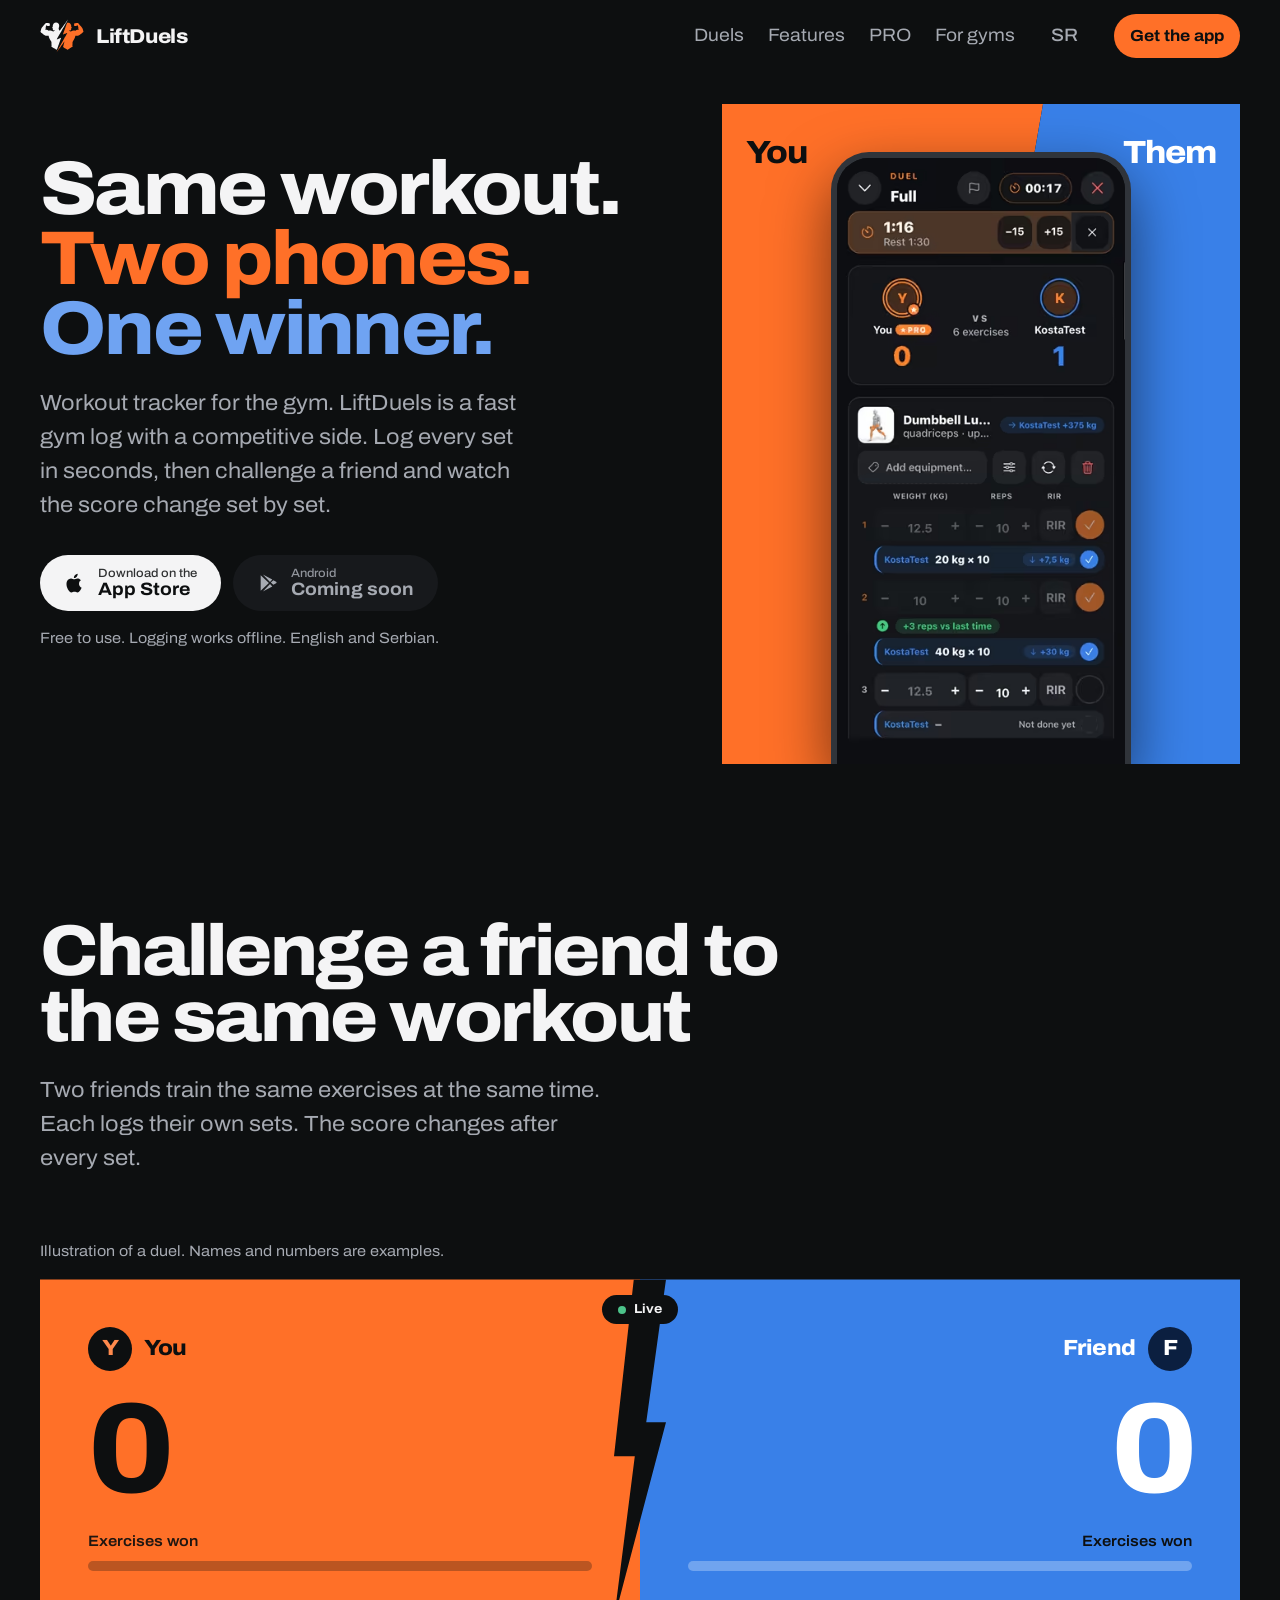
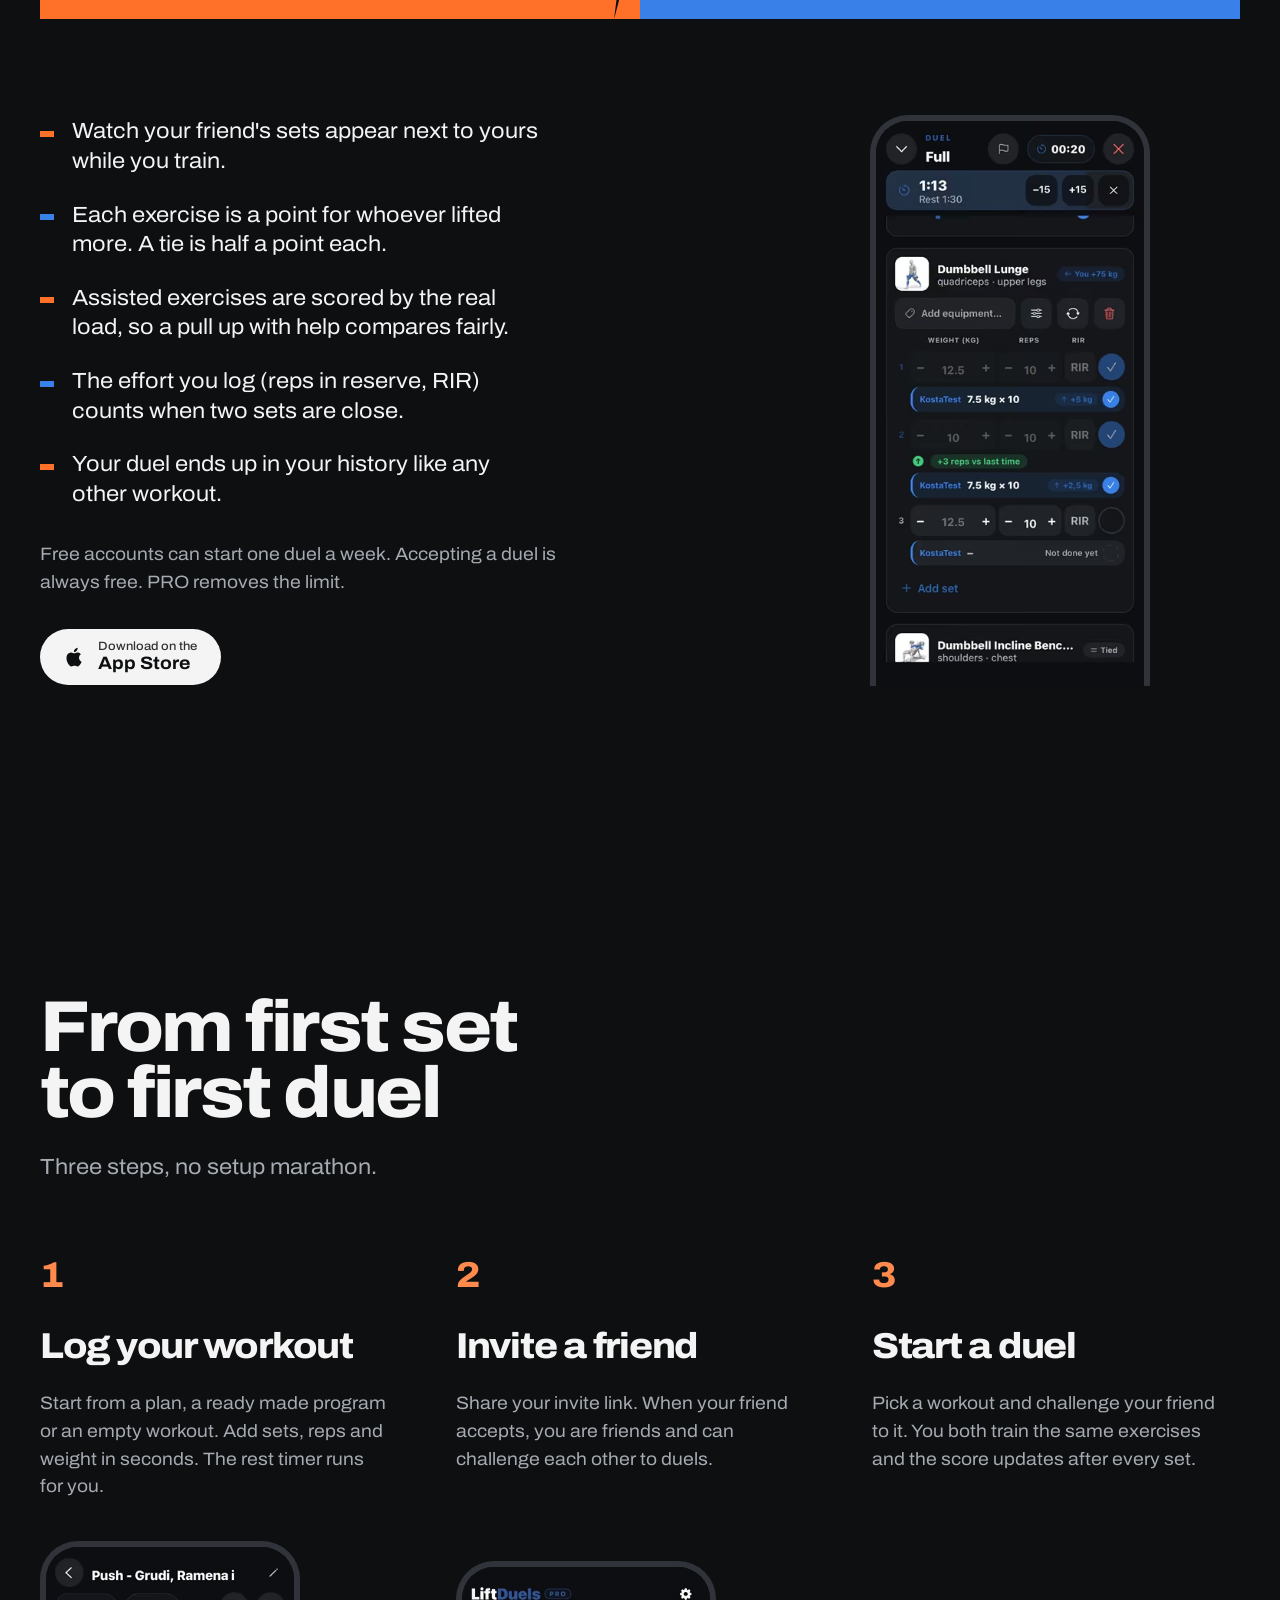
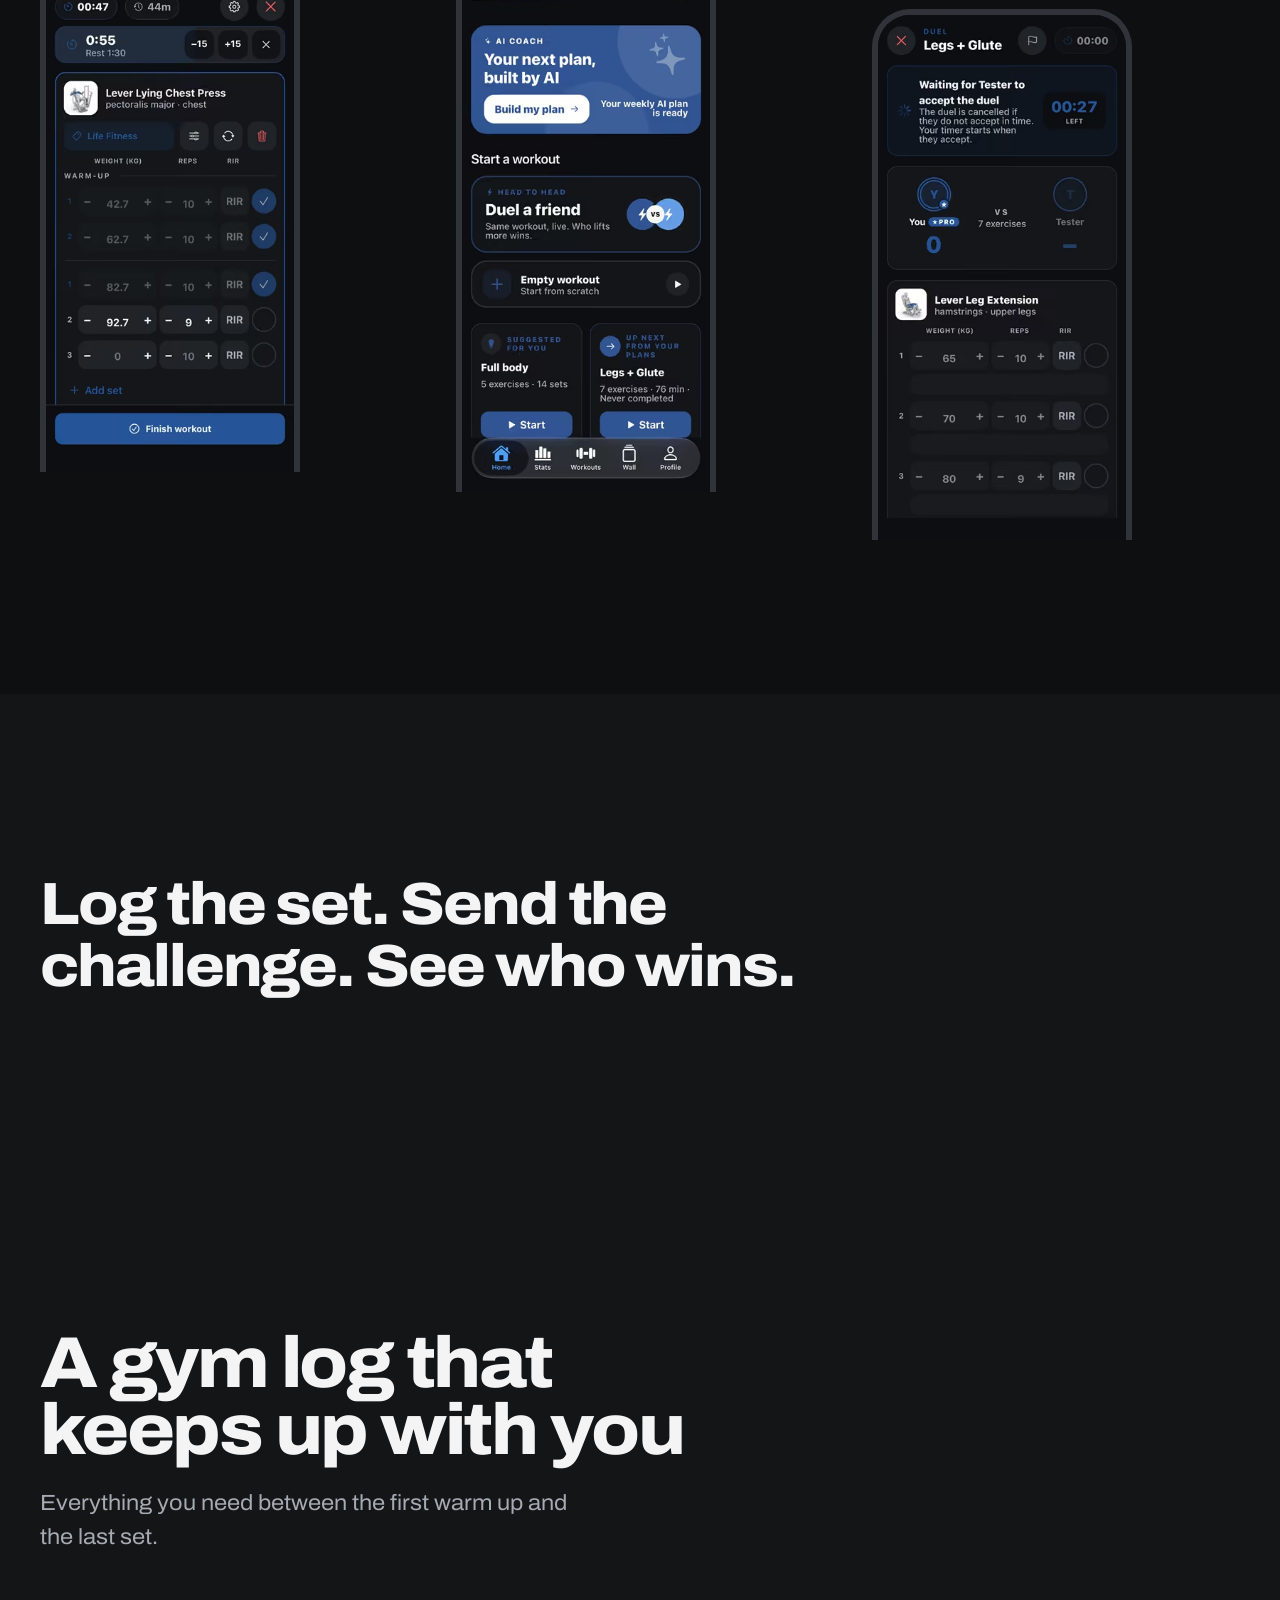
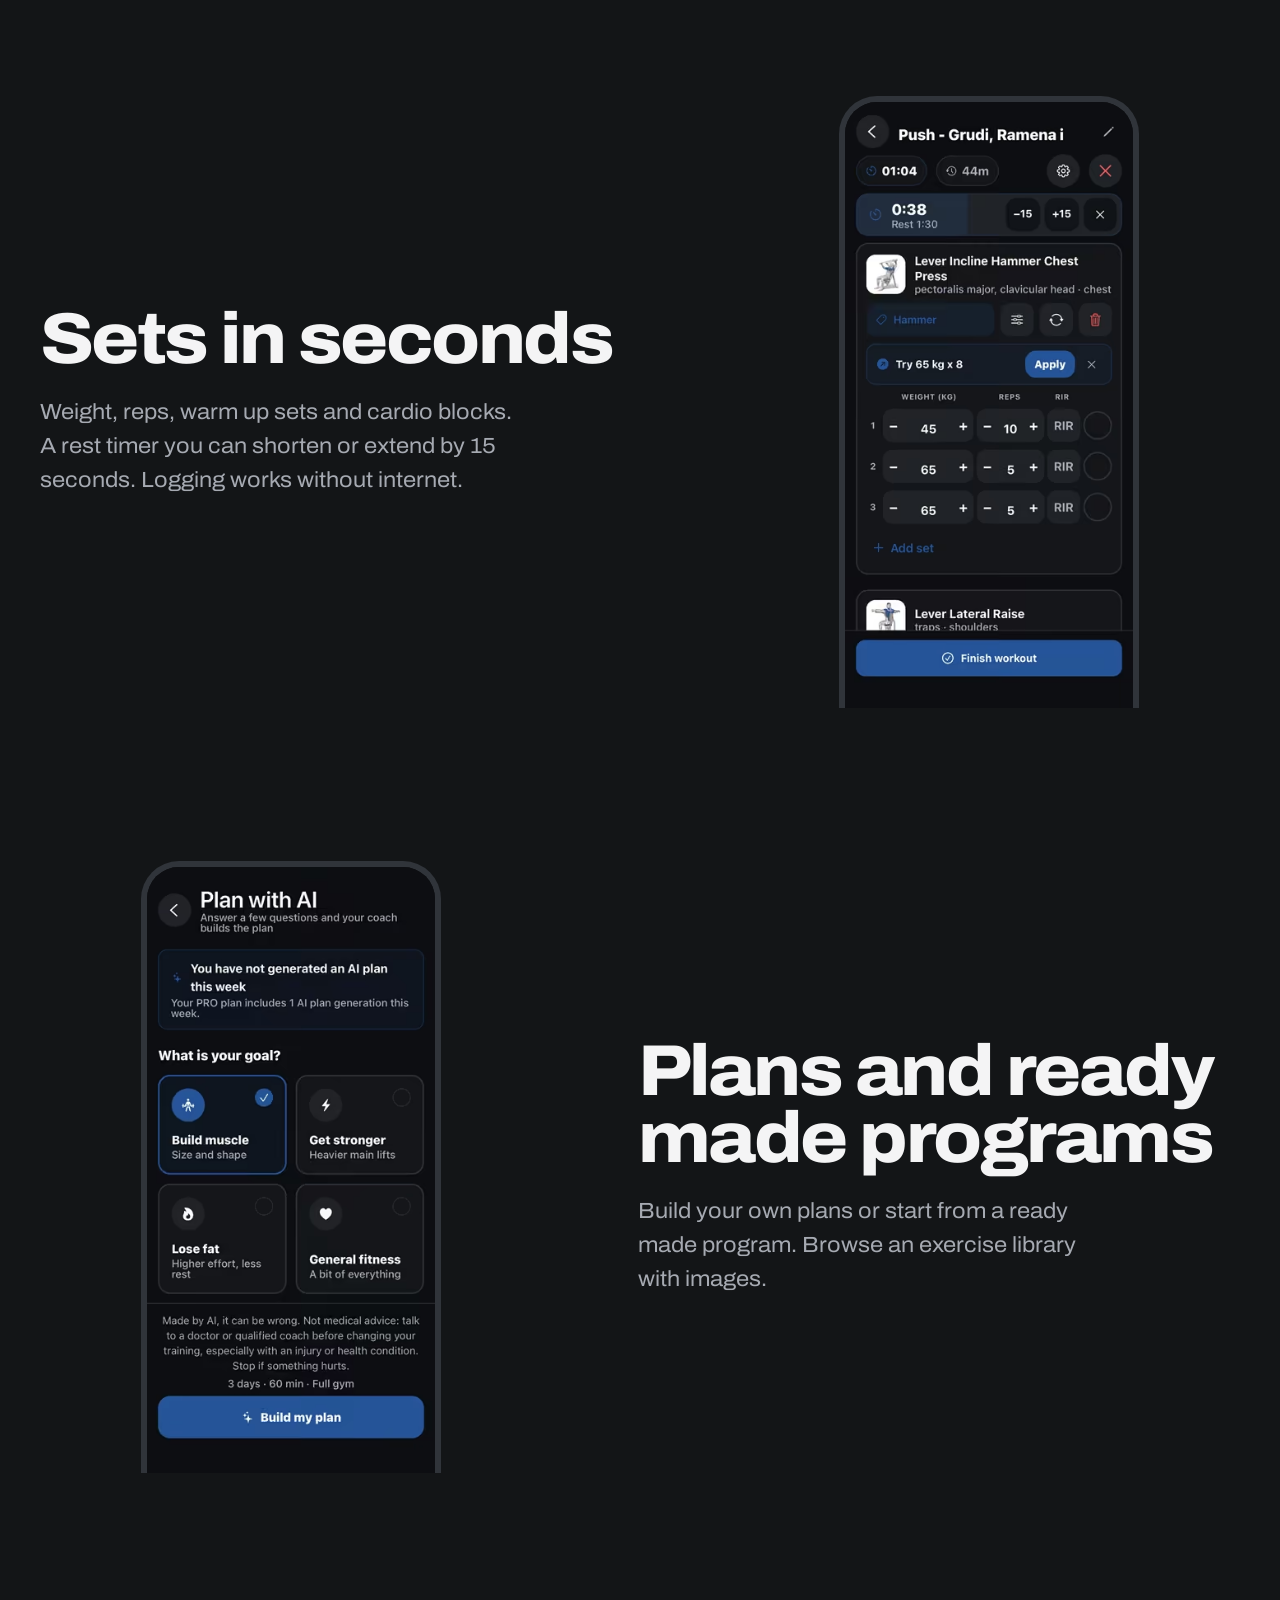
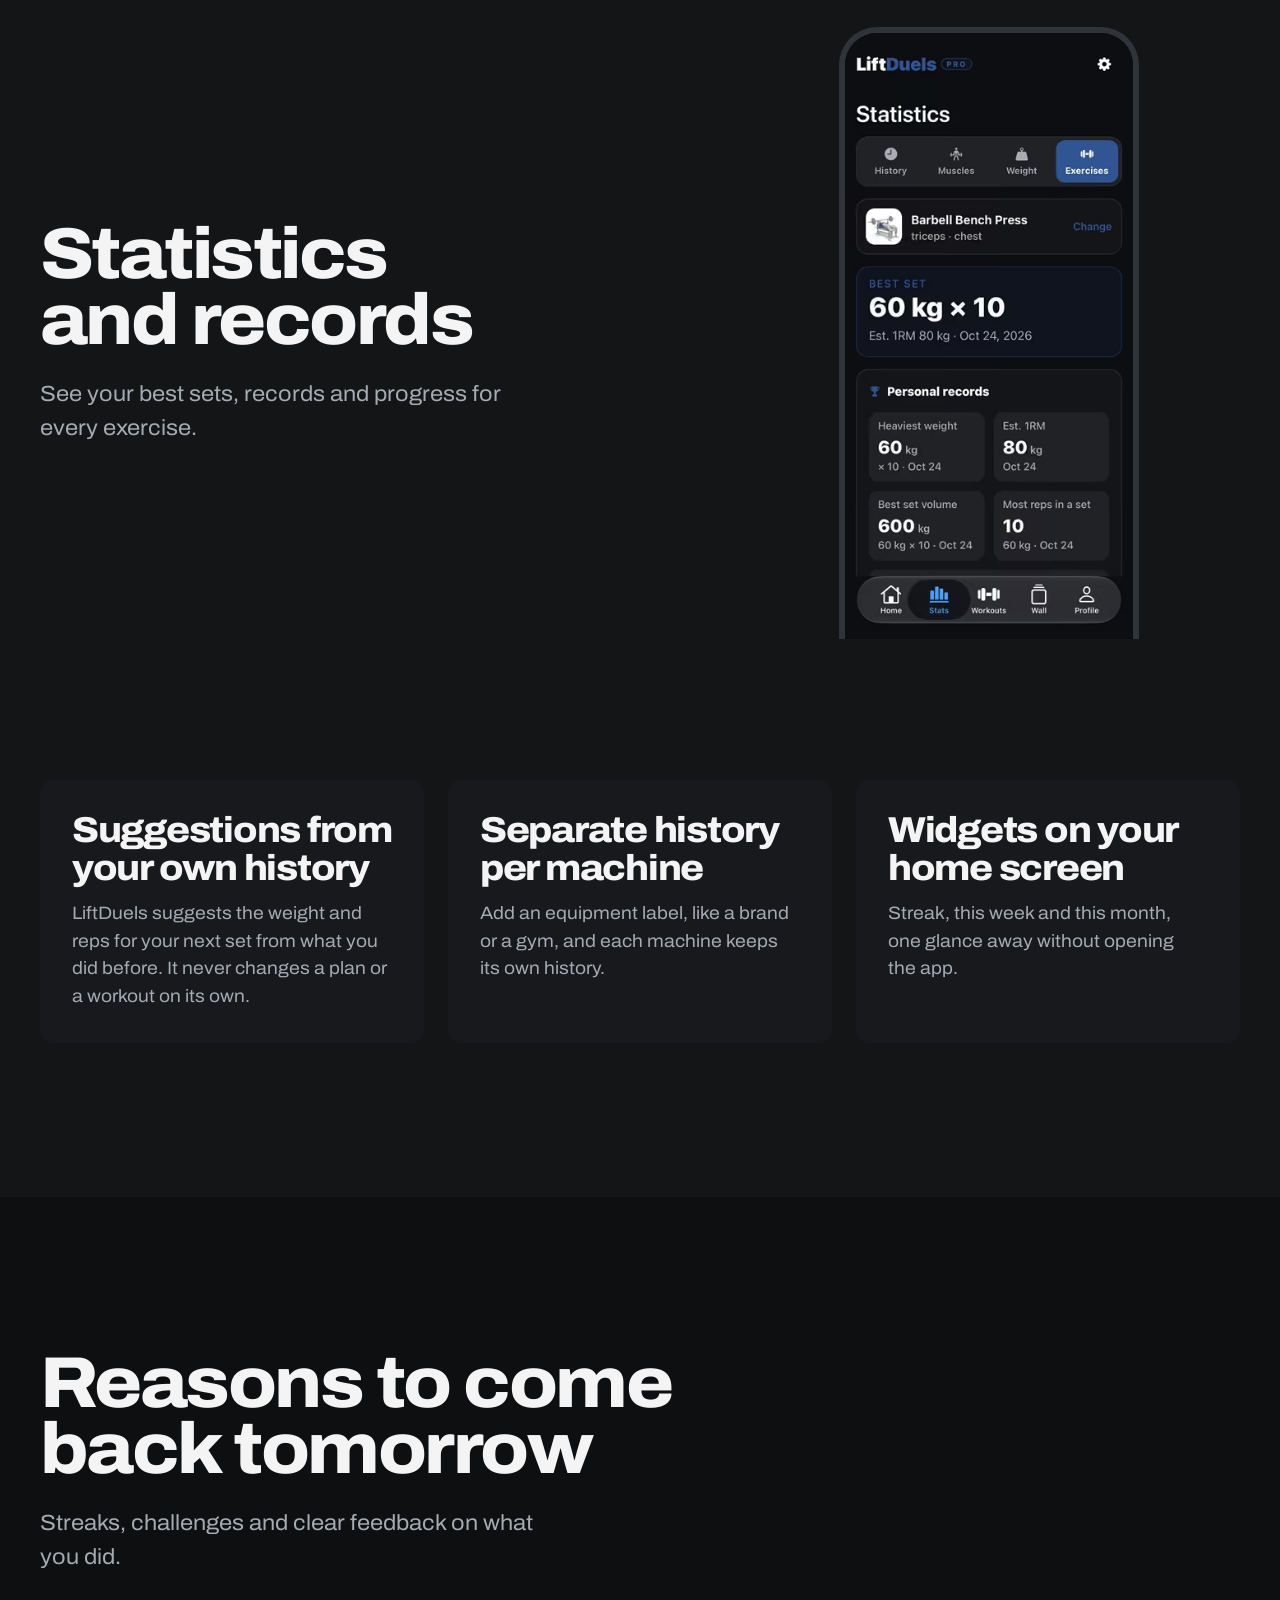
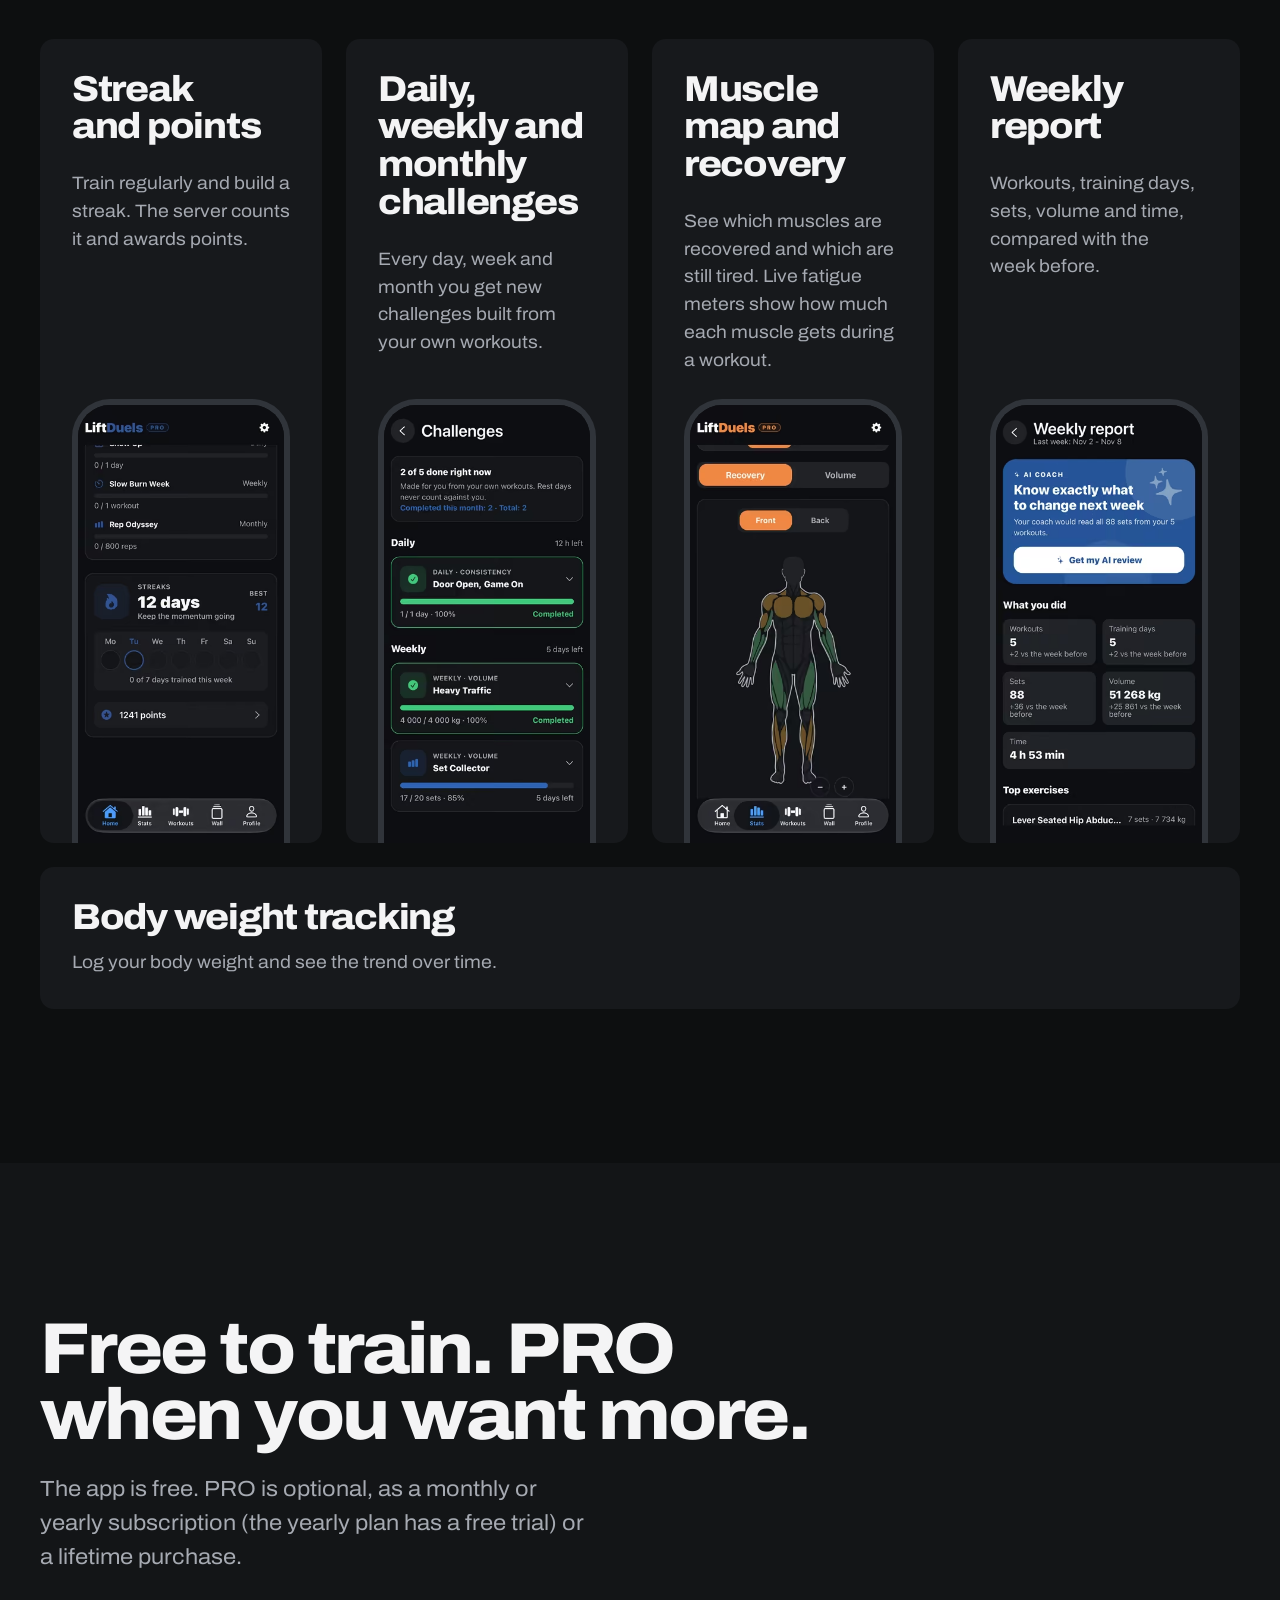
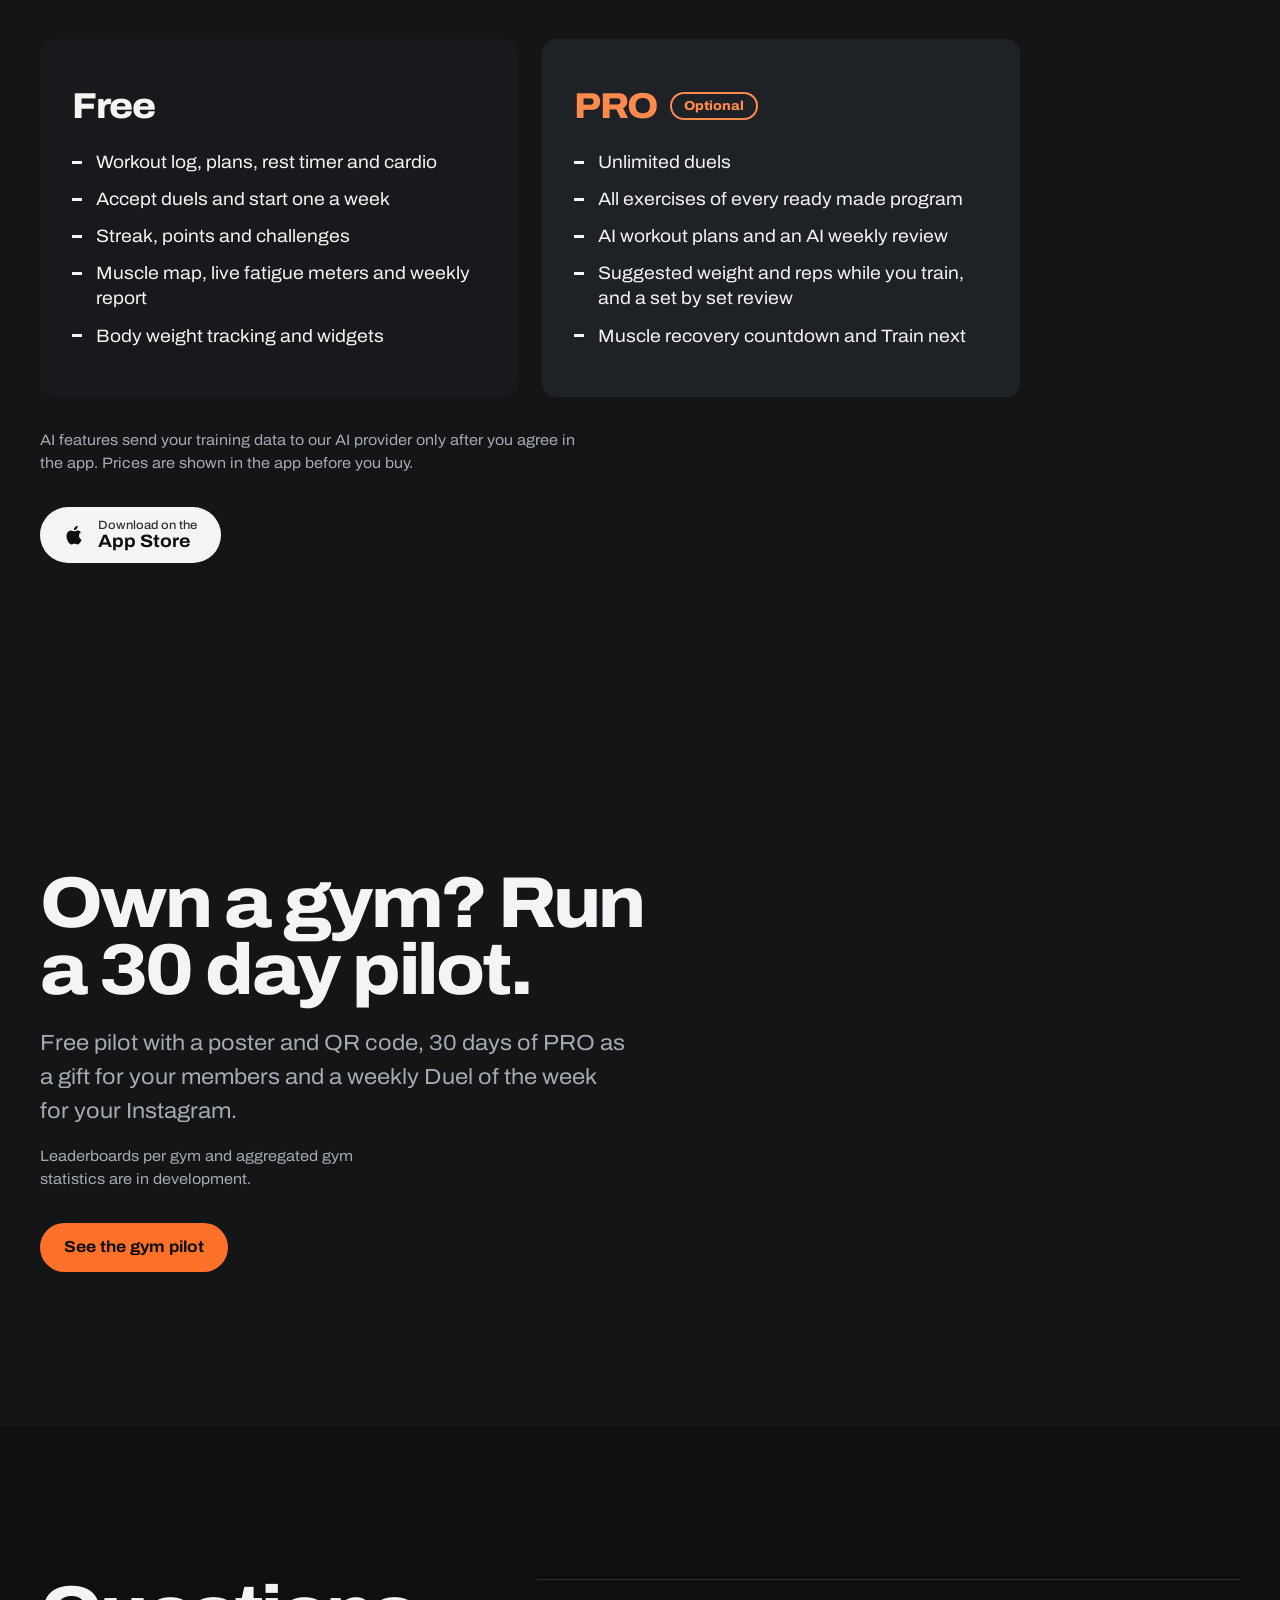
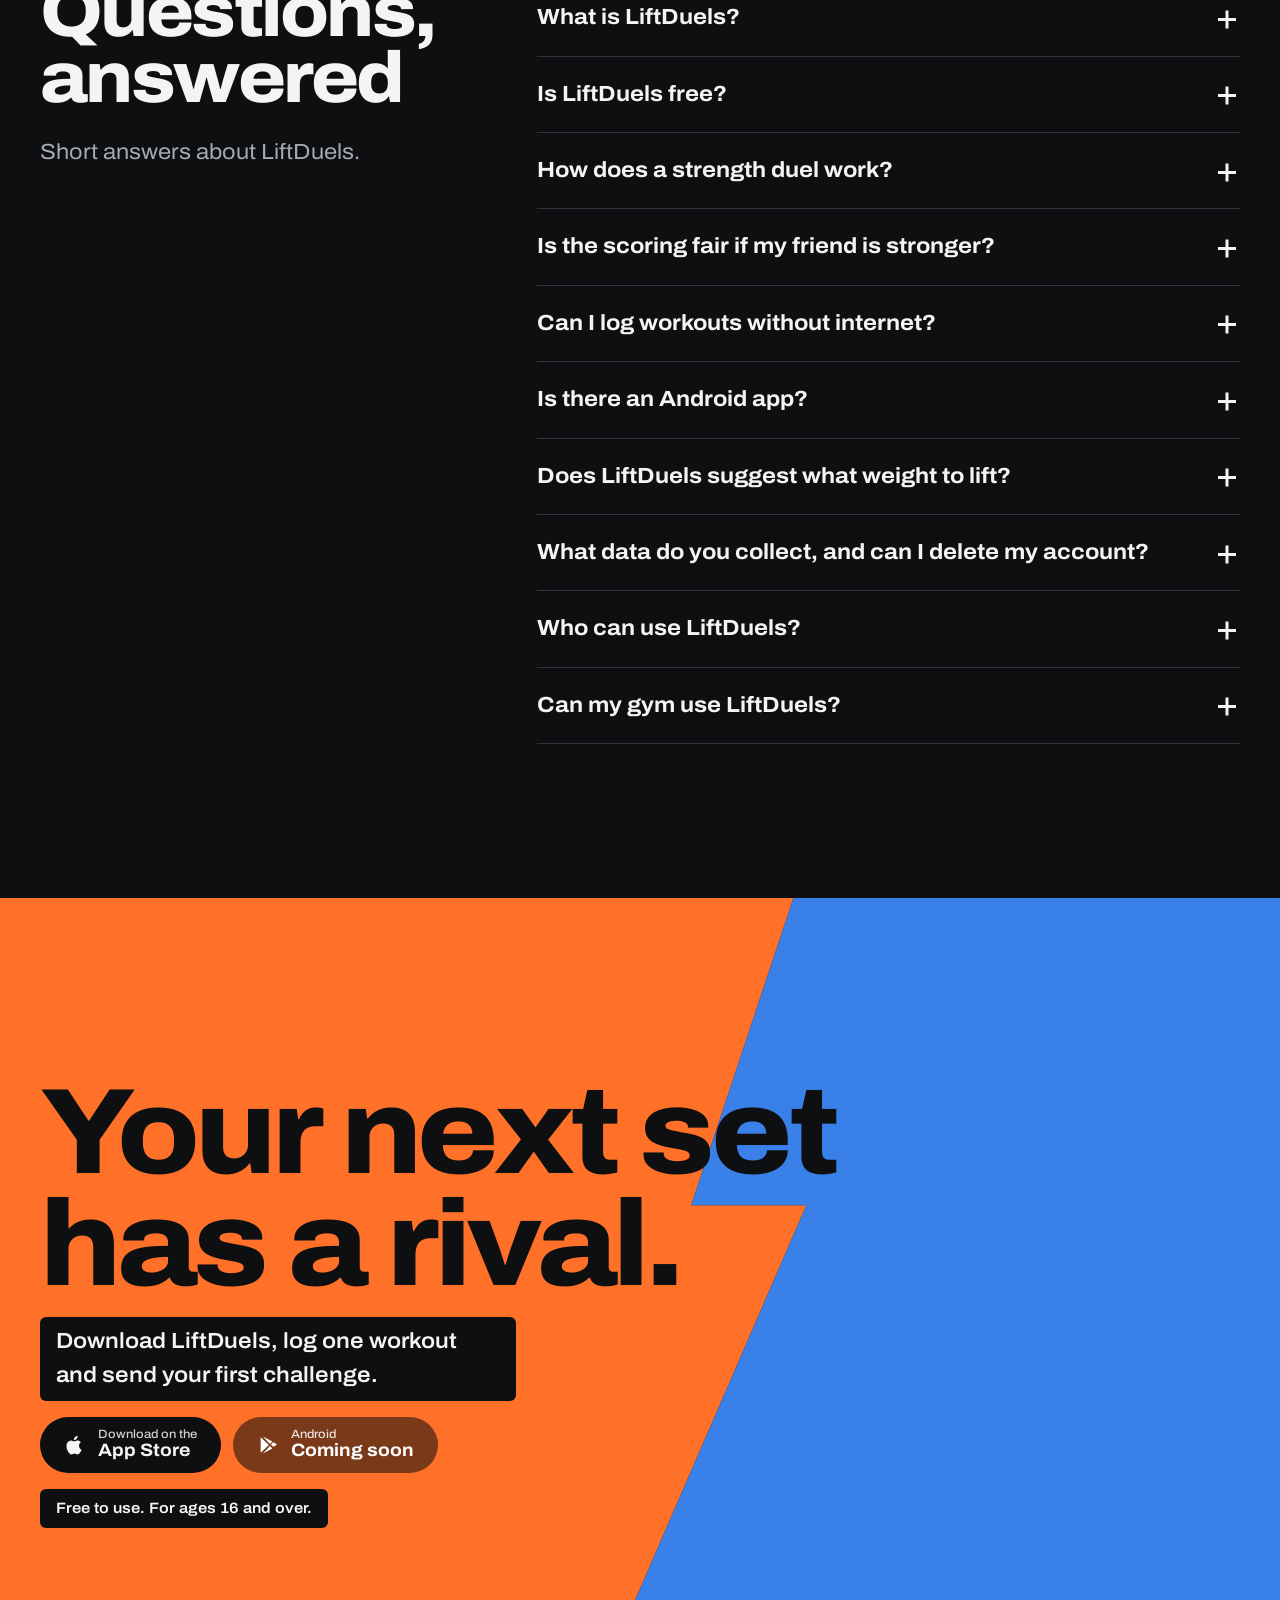
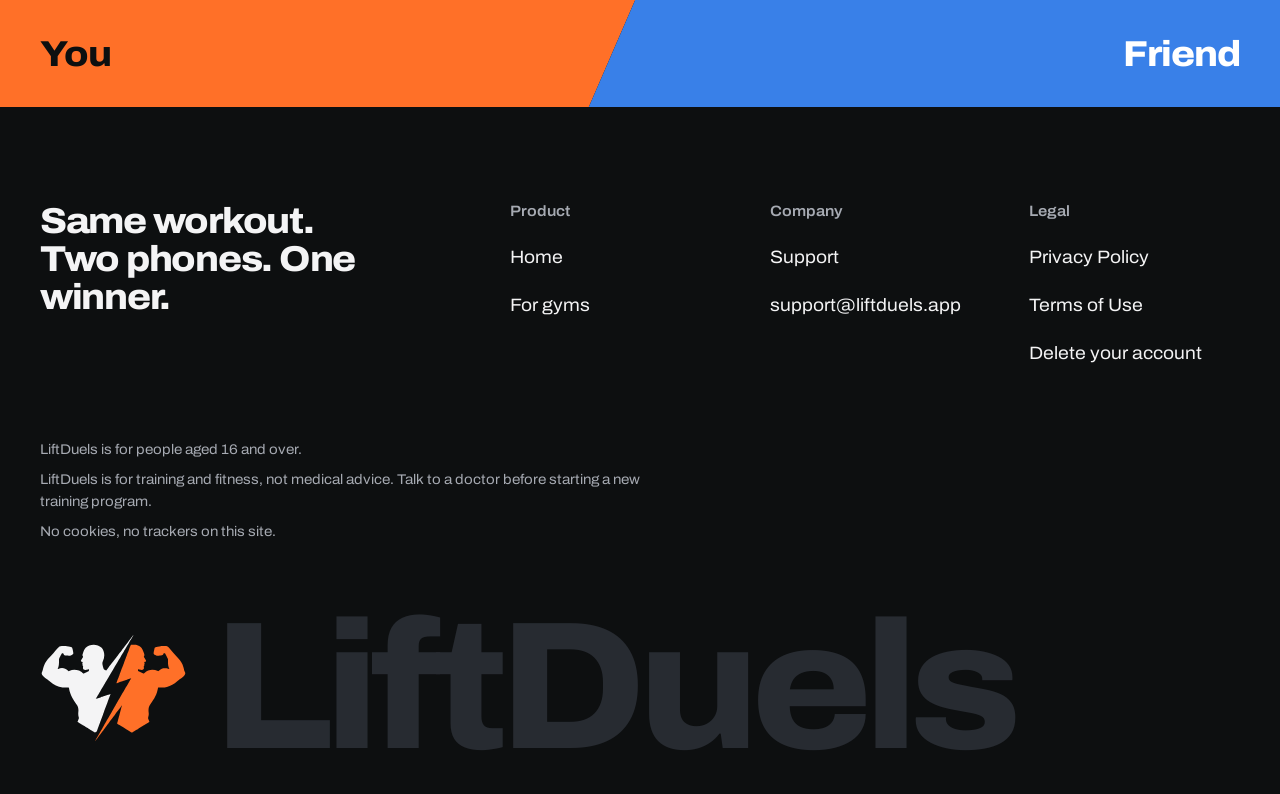
<file: index.html>
<!doctype html>
<html lang="en">
<head>
<meta charset="utf-8">
<meta name="viewport" content="width=device-width,initial-scale=1">
<title>LiftDuels: Workout Tracker and Strength Duels</title>
<meta name="description" content="A fast gym log you can use offline. Log sets in seconds, then challenge a friend to a strength duel and watch the score change set by set.">
<link rel="canonical" href="https://liftduels.app/">
<link rel="alternate" hreflang="en" href="https://liftduels.app/">
<link rel="alternate" hreflang="sr" href="https://liftduels.app/sr/">
<link rel="alternate" hreflang="x-default" href="https://liftduels.app/">
<meta name="robots" content="index,follow,max-image-preview:large">
<meta name="color-scheme" content="dark">
<meta name="theme-color" content="#0D0F10">
<meta name="apple-itunes-app" content="app-id=6825331857">
<meta property="og:type" content="website">
<meta property="og:site_name" content="LiftDuels">
<meta property="og:url" content="https://liftduels.app/">
<meta property="og:title" content="LiftDuels: log your workout, challenge a friend">
<meta property="og:description" content="Same workout. Two phones. One winner. A fast gym log with live strength duels, streaks, challenges and a muscle recovery map.">
<meta property="og:image" content="https://liftduels.app/assets/og-landing-en.jpg">
<meta property="og:image:width" content="1200">
<meta property="og:image:height" content="630">
<meta property="og:image:alt" content="LiftDuels: workout tracker with strength duels">
<meta property="og:locale" content="en_US">
<meta property="og:locale:alternate" content="sr_RS">
<meta name="twitter:card" content="summary_large_image">
<meta name="twitter:title" content="LiftDuels: workout tracker with strength duels">
<meta name="twitter:description" content="Log every set in seconds. Challenge a friend to the same workout and see who wins.">
<meta name="twitter:image" content="https://liftduels.app/assets/og-landing-en.jpg">
<link rel="icon" href="/assets/favicon.svg" type="image/svg+xml">
<link rel="icon" href="/assets/favicon-32.png" sizes="32x32" type="image/png">
<link rel="apple-touch-icon" href="/assets/apple-touch-icon.png">
<link rel="manifest" href="/assets/site.webmanifest">
<link rel="preload" href="/fonts/archivo-var.woff2" as="font" type="font/woff2" crossorigin>
<link rel="preload" as="image" type="image/avif" href="/assets/img/active-duel-540.avif" imagesrcset="/assets/img/active-duel-360.avif 360w, /assets/img/active-duel-540.avif 540w, /assets/img/active-duel-720.avif 720w" imagesizes="300px">
<link rel="stylesheet" href="/css/site.css">
<script>document.documentElement.className+=' js'</script>
<script type="application/ld+json">{"@context":"https://schema.org","@type":"Organization","@id":"https://liftduels.app/#org","name":"LiftDuels","url":"https://liftduels.app/","logo":"https://liftduels.app/assets/icon-512.png","contactPoint":[{"@type":"ContactPoint","contactType":"customer support","email":"support@liftduels.app","availableLanguage":["en","sr"]}]}</script>
<script type="application/ld+json">{"@context":"https://schema.org","@type":"WebSite","@id":"https://liftduels.app/#website","name":"LiftDuels","url":"https://liftduels.app/","inLanguage":"en","publisher":{"@id":"https://liftduels.app/#org"}}</script>
<script type="application/ld+json">{"@context":"https://schema.org","@type":"MobileApplication","@id":"https://liftduels.app/#app","name":"LiftDuels","url":"https://liftduels.app/","description":"A fast gym log you can use offline. Log sets in seconds, then challenge a friend to a strength duel and watch the score change set by set.","applicationCategory":"HealthApplication","applicationSubCategory":"Fitness","operatingSystem":"iOS","downloadUrl":"https://apps.apple.com/app/id6825331857","installUrl":"https://apps.apple.com/app/id6825331857","inLanguage":["en","sr"],"isAccessibleForFree":true,"offers":{"@type":"Offer","price":"0","priceCurrency":"USD","availability":"https://schema.org/InStock","description":"Free to download. Optional in app purchases (LiftDuels PRO)."},"audience":{"@type":"PeopleAudience","suggestedMinAge":16},"publisher":{"@id":"https://liftduels.app/#org"},"image":"https://liftduels.app/assets/og-landing-en.jpg"}</script>
<script type="application/ld+json">{"@context":"https://schema.org","@type":"FAQPage","@id":"https://liftduels.app/#faq","inLanguage":"en","mainEntity":[{"@type":"Question","name":"What is LiftDuels?","acceptedAnswer":{"@type":"Answer","text":"LiftDuels is a workout tracker app for the gym. You log sets, reps and weight, follow your progress and challenge friends to strength duels where you both do the same workout and the score updates set by set. It is available on iOS, and an Android version is coming soon."}},{"@type":"Question","name":"Is LiftDuels free?","acceptedAnswer":{"@type":"Answer","text":"Yes, the app is free to download and use. LiftDuels PRO is optional and adds things like unlimited duels, AI workout plans and all ready made programs. PRO is available as a monthly or yearly subscription, with a free trial on the yearly plan, or as a lifetime purchase. Prices are shown in the app before you buy."}},{"@type":"Question","name":"How does a strength duel work?","acceptedAnswer":{"@type":"Answer","text":"You choose a workout and challenge a friend. When they accept, you both train the same exercises at the same time and log your own sets. Each exercise goes to whoever lifted more, and the duel score changes after every set. At the end you compare results."}},{"@type":"Question","name":"Is the scoring fair if my friend is stronger?","acceptedAnswer":{"@type":"Answer","text":"Duels compare what each person actually lifted in the same workout, so a stronger friend usually wins: there is no handicap. Assisted exercises are scored by the real load, and the effort you log (reps in reserve) decides when two sets are close. Duels are for fun and points only, there are no prizes."}},{"@type":"Question","name":"Can I log workouts without internet?","acceptedAnswer":{"@type":"Answer","text":"Yes. Logging a workout works offline. Features that need other people or the server, such as duels, the Wall and AI, need a connection."}},{"@type":"Question","name":"Is there an Android app?","acceptedAnswer":{"@type":"Answer","text":"Not yet. The Android app is in closed testing and is coming soon. We have no release date to share. The iOS app is on the App Store now."}},{"@type":"Question","name":"Does LiftDuels suggest what weight to lift?","acceptedAnswer":{"@type":"Answer","text":"Yes. It suggests weight and reps from your own history. Suggestions are only advice: they never change a plan or a workout by themselves. LiftDuels is for training and fitness, not medical advice."}},{"@type":"Question","name":"What data do you collect, and can I delete my account?","acceptedAnswer":{"@type":"Answer","text":"Analytics start only if you agree. AI features send data to our AI provider only after you agree in the app. You can delete your account and your data inside the app, in Settings, Account. Read the Privacy Policy for details."}},{"@type":"Question","name":"Who can use LiftDuels?","acceptedAnswer":{"@type":"Answer","text":"LiftDuels is for people aged 16 and over."}},{"@type":"Question","name":"Can my gym use LiftDuels?","acceptedAnswer":{"@type":"Answer","text":"Yes. We offer gyms a free 30 day pilot. See the gym page, or email support@liftduels.app."}}]}</script>
</head>
<body>
<a class="skip" href="#main">Skip to content</a>
<header class="wrap nav"><a class="brand" href="/" aria-label="LiftDuels"><img class="" src="/assets/liftduel-mark.svg" width="44" height="28" alt="">LiftDuels</a>
<nav class="nav__r" aria-label="Main">
<a class="l" href="#duels">Duels</a><a class="l" href="#features">Features</a><a class="l" href="#pro">PRO</a><a class="l" href="/gyms/">For gyms</a>
<a class="lang" href="/sr/" hreflang="sr-Latn" lang="sr-Latn" aria-label="Srpski">SR</a>
<a class="btn" href="https://apps.apple.com/app/id6825331857" rel="noopener">Get the app</a></nav></header>
<main id="main">
<section class="hero"><div class="wrap hero__grid"><div class="hero__txt">
<h1><span>Same workout.</span> <span class="you">Two phones.</span> <span class="them">One winner.</span></h1>
<p class="hero__lead">Workout tracker for the gym. LiftDuels is a fast gym log with a competitive side. Log every set in seconds, then challenge a friend and watch the score change set by set.</p><div class="hero__cta"><a class="store store--ios" href="https://apps.apple.com/app/id6825331857" rel="noopener"><svg viewBox="0 0 24 24" fill="currentColor" aria-hidden="true"><path d="M16.4 12.7c0-2.4 2-3.5 2.1-3.6-1.2-1.700-3-1.900-3.600-2-1.500-.2-3 .9-3.800.9s-2-.9-3.300-.9C6 7.100 4.500 8.100 3.600 9.600c-1.800 3.100-.5 7.700 1.300 10.200.9 1.200 1.900 2.600 3.200 2.500 1.300-.1 1.800-.8 3.300-.8s2 .8 3.300.8 2.200-1.200 3.100-2.400c1-1.400 1.400-2.800 1.400-2.900-.1 0-2.800-1.100-2.800-4.300zM13.900 5.200c.7-.9 1.200-2 1-3.200-1 .1-2.300.7-3 1.600-.7.700-1.200 1.900-1.100 3 1.200.1 2.300-.5 3.100-1.400z"/></svg><span><small>Download on the</small>App Store</span></a><span class="store store--and" aria-disabled="true"><svg viewBox="0 0 24 24" fill="currentColor" aria-hidden="true"><path d="M4 3.500v17l9-8.500zM14.200 13.200l2.500 2.500-10.300 5.700zM14.200 10.800 6.400 2.600l10.300 5.700zM17.800 9l3 1.700c.7.400.7 1.200 0 1.600l-3 1.700-2.700-2.500z"/></svg><span><small>Android</small>Coming soon</span></span></div><p class="muted" style="margin-top:var(--s-4);font-size:.9375rem">Free to use. Logging works offline. English and Serbian.</p></div>
<div class="stage"><div class="stage__you" aria-hidden="true"></div><div class="stage__them" aria-hidden="true"></div>
<span class="stage__tag stage__tag--you" aria-hidden="true">You</span><span class="stage__tag stage__tag--them" aria-hidden="true">Them</span>
<figure class="phone phone--float" style="--w:300;--ar:540/1102"><picture><source type="image/avif" srcset="/assets/img/active-duel-360.avif 360w, /assets/img/active-duel-540.avif 540w, /assets/img/active-duel-720.avif 720w" sizes="(max-width: 600px) 300px, 300px"><source type="image/webp" srcset="/assets/img/active-duel-360.webp 360w, /assets/img/active-duel-540.webp 540w, /assets/img/active-duel-720.webp 720w" sizes="(max-width: 600px) 300px, 300px"><img src="/assets/img/active-duel-540.webp" width="540" height="1102" alt="Live duel in LiftDuels: your sets next to your friend's sets, the running score and a rest timer." fetchpriority="high" decoding="async"></picture></figure></div></div></section>
<section class="duels" id="duels"><div class="wrap"><div class="sec__head rv"><h2>Challenge a friend to the same workout</h2><p>Two friends train the same exercises at the same time. Each logs their own sets. The score changes after every set.</p></div>
<div class="board rv"><div class="board__head"><p>Illustration of a duel. Names and numbers are examples.</p></div>
<div class="duel duel-grid" role="group" aria-label="Example duel score. You 3, Friend 2."><div class="duel__side duel__side--you"><div class="duel__who"><span class="duel__badge" aria-hidden="true">Y</span>You</div><div class="duel__score num duel__score--you" aria-hidden="true"></div><div style="width:100%"><p class="duel__lift">Exercises won</p><div class="duel__bar" style="margin-top:8px"><i></i></div></div></div><div class="duel__side duel__side--them"><div class="duel__who"><span class="duel__badge" aria-hidden="true">F</span>Friend</div><div class="duel__score num duel__score--them" aria-hidden="true"></div><div style="width:100%"><p class="duel__lift">Exercises won</p><div class="duel__bar" style="margin-top:8px"><i></i></div></div></div><div class="seam" aria-hidden="true"></div><div class="duel__live" aria-hidden="true">Live</div></div></div>
<div class="duels__grid"><div><ul class="duels__list"><li class="rv" style="--i:0">Watch your friend's sets appear next to yours while you train.</li><li class="rv" style="--i:1">Each exercise is a point for whoever lifted more. A tie is half a point each.</li><li class="rv" style="--i:2">Assisted exercises are scored by the real load, so a pull up with help compares fairly.</li><li class="rv" style="--i:3">The effort you log (reps in reserve, RIR) counts when two sets are close.</li><li class="rv" style="--i:4">Your duel ends up in your history like any other workout.</li></ul><p class="duels__note">Free accounts can start one duel a week. Accepting a duel is always free. PRO removes the limit.</p><div class="duels__cta"><a class="store store--ios" href="https://apps.apple.com/app/id6825331857" rel="noopener"><svg viewBox="0 0 24 24" fill="currentColor" aria-hidden="true"><path d="M16.4 12.7c0-2.4 2-3.5 2.1-3.6-1.2-1.700-3-1.900-3.600-2-1.500-.2-3 .9-3.800.9s-2-.9-3.300-.9C6 7.100 4.500 8.100 3.600 9.600c-1.800 3.100-.5 7.700 1.300 10.200.9 1.200 1.900 2.600 3.200 2.500 1.300-.1 1.800-.8 3.300-.8s2 .8 3.300.8 2.200-1.200 3.100-2.400c1-1.400 1.400-2.800 1.400-2.900-.1 0-2.800-1.100-2.800-4.300zM13.900 5.200c.7-.9 1.200-2 1-3.200-1 .1-2.300.7-3 1.600-.7.700-1.200 1.900-1.100 3 1.200.1 2.300-.5 3.100-1.400z"/></svg><span><small>Download on the</small>App Store</span></a></div></div>
<div class="duels__vis rv"><figure class="phone " style="--w:280;--ar:540/1102"><picture><source type="image/avif" srcset="/assets/img/img_6553-360.avif 360w, /assets/img/img_6553-540.avif 540w, /assets/img/img_6553-720.avif 720w" sizes="(max-width: 600px) 280px, 280px"><source type="image/webp" srcset="/assets/img/img_6553-360.webp 360w, /assets/img/img_6553-540.webp 540w, /assets/img/img_6553-720.webp 720w" sizes="(max-width: 600px) 280px, 280px"><img src="/assets/img/img_6553-540.webp" width="540" height="1102" alt="Duel in progress: your sets and your friend's sets side by side." loading="lazy" decoding="async"></picture></figure></div></div></div></section>
<section class="sec" id="how"><div class="wrap"><div class="sec__head rv"><h2>From first set to first duel</h2><p>Three steps, no setup marathon.</p></div><ol class="steps"><li class="step rv" style="--i:0"><span class="step__n num">1</span><h3>Log your workout</h3><p>Start from a plan, a ready made program or an empty workout. Add sets, reps and weight in seconds. The rest timer runs for you.</p><figure class="phone " style="--w:260;--ar:540/1102"><picture><source type="image/avif" srcset="/assets/img/active-workout-360.avif 360w, /assets/img/active-workout-540.avif 540w, /assets/img/active-workout-720.avif 720w" sizes="(max-width: 600px) 260px, 260px"><source type="image/webp" srcset="/assets/img/active-workout-360.webp 360w, /assets/img/active-workout-540.webp 540w, /assets/img/active-workout-720.webp 720w" sizes="(max-width: 600px) 260px, 260px"><img src="/assets/img/active-workout-540.webp" width="540" height="1102" alt="Logging a workout: weight and reps for every set, warm-up sets and a rest timer." loading="lazy" decoding="async"></picture></figure></li><li class="step rv" style="--i:1"><span class="step__n num">2</span><h3>Invite a friend</h3><p>Share your invite link. When your friend accepts, you are friends and can challenge each other to duels.</p><figure class="phone " style="--w:260;--ar:540/1102"><picture><source type="image/avif" srcset="/assets/img/home-360.avif 360w, /assets/img/home-540.avif 540w, /assets/img/home-720.avif 720w" sizes="(max-width: 600px) 260px, 260px"><source type="image/webp" srcset="/assets/img/home-360.webp 360w, /assets/img/home-540.webp 540w, /assets/img/home-720.webp 720w" sizes="(max-width: 600px) 260px, 260px"><img src="/assets/img/home-540.webp" width="540" height="1102" alt="Home screen with an AI plan banner, a Duel a friend button and suggested workouts." loading="lazy" decoding="async"></picture></figure></li><li class="step rv" style="--i:2"><span class="step__n num">3</span><h3>Start a duel</h3><p>Pick a workout and challenge your friend to it. You both train the same exercises and the score updates after every set.</p><figure class="phone " style="--w:260;--ar:540/1102"><picture><source type="image/avif" srcset="/assets/img/duel-360.avif 360w, /assets/img/duel-540.avif 540w, /assets/img/duel-720.avif 720w" sizes="(max-width: 600px) 260px, 260px"><source type="image/webp" srcset="/assets/img/duel-360.webp 360w, /assets/img/duel-540.webp 540w, /assets/img/duel-720.webp 720w" sizes="(max-width: 600px) 260px, 260px"><img src="/assets/img/duel-540.webp" width="540" height="1102" alt="Duel lobby waiting for your friend to accept, with a countdown and the workout you will both do." loading="lazy" decoding="async"></picture></figure></li></ol></div></section>
<section class="tagline"><div class="wrap"><p>Log the set. Send the challenge. See who wins.</p></div></section>
<section class="sec sec--alt" id="features"><div class="wrap"><div class="sec__head rv"><h2>A gym log that keeps up with you</h2><p>Everything you need between the first warm up and the last set.</p></div><div class="row rv"><div class="row__txt"><h3>Sets in seconds</h3><p>Weight, reps, warm up sets and cardio blocks. A rest timer you can shorten or extend by 15 seconds. Logging works without internet.</p></div><div class="row__vis"><figure class="phone " style="--w:300;--ar:540/1102"><picture><source type="image/avif" srcset="/assets/img/active-workout-2-360.avif 360w, /assets/img/active-workout-2-540.avif 540w, /assets/img/active-workout-2-720.avif 720w" sizes="(max-width: 600px) 300px, 300px"><source type="image/webp" srcset="/assets/img/active-workout-2-360.webp 360w, /assets/img/active-workout-2-540.webp 540w, /assets/img/active-workout-2-720.webp 720w" sizes="(max-width: 600px) 300px, 300px"><img src="/assets/img/active-workout-2-540.webp" width="540" height="1102" alt="A workout with a suggested weight and reps for the next set." loading="lazy" decoding="async"></picture></figure></div></div><div class="row row--flip rv"><div class="row__txt"><h3>Plans and ready made programs</h3><p>Build your own plans or start from a ready made program. Browse an exercise library with images.</p></div><div class="row__vis"><figure class="phone " style="--w:300;--ar:540/1102"><picture><source type="image/avif" srcset="/assets/img/plan-with-ai-360.avif 360w, /assets/img/plan-with-ai-540.avif 540w, /assets/img/plan-with-ai-720.avif 720w" sizes="(max-width: 600px) 300px, 300px"><source type="image/webp" srcset="/assets/img/plan-with-ai-360.webp 360w, /assets/img/plan-with-ai-540.webp 540w, /assets/img/plan-with-ai-720.webp 720w" sizes="(max-width: 600px) 300px, 300px"><img src="/assets/img/plan-with-ai-540.webp" width="540" height="1102" alt="Plan with AI: choose your goal, experience and equipment." loading="lazy" decoding="async"></picture></figure></div></div><div class="row rv"><div class="row__txt"><h3>Statistics and records</h3><p>See your best sets, records and progress for every exercise.</p></div><div class="row__vis"><figure class="phone " style="--w:300;--ar:540/1102"><picture><source type="image/avif" srcset="/assets/img/exercises-statitstics-360.avif 360w, /assets/img/exercises-statitstics-540.avif 540w, /assets/img/exercises-statitstics-720.avif 720w" sizes="(max-width: 600px) 300px, 300px"><source type="image/webp" srcset="/assets/img/exercises-statitstics-360.webp 360w, /assets/img/exercises-statitstics-540.webp 540w, /assets/img/exercises-statitstics-720.webp 720w" sizes="(max-width: 600px) 300px, 300px"><img src="/assets/img/exercises-statitstics-540.webp" width="540" height="1102" alt="Exercise statistics for the bench press: best set, estimated one-rep max and progress." loading="lazy" decoding="async"></picture></figure></div></div><div class="more"><article class="rv"><h3>Suggestions from your own history</h3><p>LiftDuels suggests the weight and reps for your next set from what you did before. It never changes a plan or a workout on its own.</p></article><article class="rv"><h3>Separate history per machine</h3><p>Add an equipment label, like a brand or a gym, and each machine keeps its own history.</p></article><article class="rv"><h3>Widgets on your home screen</h3><p>Streak, this week and this month, one glance away without opening the app.</p></article></div></div></section>
<section class="sec" id="progress"><div class="wrap"><div class="sec__head rv"><h2>Reasons to come back tomorrow</h2><p>Streaks, challenges and clear feedback on what you did.</p></div><div class="prog"><article class="rv" style="--i:0"><h3>Streak and points</h3><p>Train regularly and build a streak. The server counts it and awards points.</p><figure class="phone " style="--w:220;--ar:540/1102"><picture><source type="image/avif" srcset="/assets/img/streaks-360.avif 360w, /assets/img/streaks-540.avif 540w, /assets/img/streaks-720.avif 720w" sizes="(max-width: 600px) 220px, 220px"><source type="image/webp" srcset="/assets/img/streaks-360.webp 360w, /assets/img/streaks-540.webp 540w, /assets/img/streaks-720.webp 720w" sizes="(max-width: 600px) 220px, 220px"><img src="/assets/img/streaks-540.webp" width="540" height="1102" alt="Streak card with a 12 day streak, the week at a glance and total points." loading="lazy" decoding="async"></picture></figure></article><article class="rv" style="--i:1"><h3>Daily, weekly and monthly challenges</h3><p>Every day, week and month you get new challenges built from your own workouts.</p><figure class="phone " style="--w:220;--ar:540/1102"><picture><source type="image/avif" srcset="/assets/img/img_6550-360.avif 360w, /assets/img/img_6550-540.avif 540w, /assets/img/img_6550-720.avif 720w" sizes="(max-width: 600px) 220px, 220px"><source type="image/webp" srcset="/assets/img/img_6550-360.webp 360w, /assets/img/img_6550-540.webp 540w, /assets/img/img_6550-720.webp 720w" sizes="(max-width: 600px) 220px, 220px"><img src="/assets/img/img_6550-540.webp" width="540" height="1102" alt="Challenges with daily and weekly goals, progress bars and completed badges." loading="lazy" decoding="async"></picture></figure></article><article class="rv" style="--i:2"><h3>Muscle map and recovery</h3><p>See which muscles are recovered and which are still tired. Live fatigue meters show how much each muscle gets during a workout.</p><figure class="phone " style="--w:220;--ar:540/1102"><picture><source type="image/avif" srcset="/assets/img/muscle-new-360.avif 360w, /assets/img/muscle-new-540.avif 540w, /assets/img/muscle-new-720.avif 720w" sizes="(max-width: 600px) 220px, 220px"><source type="image/webp" srcset="/assets/img/muscle-new-360.webp 360w, /assets/img/muscle-new-540.webp 540w, /assets/img/muscle-new-720.webp 720w" sizes="(max-width: 600px) 220px, 220px"><img src="/assets/img/muscle-new-540.webp" width="540" height="1102" alt="Muscle recovery map, front and back, showing which muscles are recovered." loading="lazy" decoding="async"></picture></figure></article><article class="rv" style="--i:3"><h3>Weekly report</h3><p>Workouts, training days, sets, volume and time, compared with the week before.</p><figure class="phone " style="--w:220;--ar:540/1102"><picture><source type="image/avif" srcset="/assets/img/weekly-report-360.avif 360w, /assets/img/weekly-report-540.avif 540w, /assets/img/weekly-report-720.avif 720w" sizes="(max-width: 600px) 220px, 220px"><source type="image/webp" srcset="/assets/img/weekly-report-360.webp 360w, /assets/img/weekly-report-540.webp 540w, /assets/img/weekly-report-720.webp 720w" sizes="(max-width: 600px) 220px, 220px"><img src="/assets/img/weekly-report-540.webp" width="540" height="1102" alt="Weekly report with workouts, sets, volume and time compared with the week before." loading="lazy" decoding="async"></picture></figure></article></div><div class="more"><article class="rv"><h3>Body weight tracking</h3><p>Log your body weight and see the trend over time.</p></article></div></div></section>
<section class="sec sec--alt" id="pro"><div class="wrap"><div class="sec__head rv"><h2>Free to train. PRO when you want more.</h2><p>The app is free. PRO is optional, as a monthly or yearly subscription (the yearly plan has a free trial) or a lifetime purchase.</p></div><div class="plans"><article class="plan rv" style="--i:0"><h3>Free</h3><ul><li>Workout log, plans, rest timer and cardio</li><li>Accept duels and start one a week</li><li>Streak, points and challenges</li><li>Muscle map, live fatigue meters and weekly report</li><li>Body weight tracking and widgets</li></ul></article><article class="plan plan--pro rv" style="--i:1"><h3>PRO <span class="pill">Optional</span></h3><ul><li>Unlimited duels</li><li>All exercises of every ready made program</li><li>AI workout plans and an AI weekly review</li><li>Suggested weight and reps while you train, and a set by set review</li><li>Muscle recovery countdown and Train next</li></ul></article></div><p class="pro__note">AI features send your training data to our AI provider only after you agree in the app. Prices are shown in the app before you buy.</p><div class="pro__cta"><a class="store store--ios" href="https://apps.apple.com/app/id6825331857" rel="noopener"><svg viewBox="0 0 24 24" fill="currentColor" aria-hidden="true"><path d="M16.4 12.7c0-2.4 2-3.5 2.1-3.6-1.2-1.700-3-1.900-3.600-2-1.500-.2-3 .9-3.800.9s-2-.9-3.300-.9C6 7.100 4.500 8.100 3.600 9.600c-1.800 3.100-.5 7.700 1.300 10.200.9 1.200 1.900 2.600 3.200 2.500 1.300-.1 1.800-.8 3.300-.8s2 .8 3.300.8 2.200-1.200 3.100-2.400c1-1.400 1.400-2.800 1.400-2.900-.1 0-2.800-1.100-2.800-4.300zM13.900 5.200c.7-.9 1.200-2 1-3.200-1 .1-2.300.7-3 1.600-.7.700-1.200 1.900-1.100 3 1.200.1 2.300-.5 3.100-1.400z"/></svg><span><small>Download on the</small>App Store</span></a></div></div></section>
<section class="gteaser" id="gyms"><div class="wrap rv"><h2>Own a gym? Run a 30 day pilot.</h2><p>Free pilot with a poster and QR code, 30 days of PRO as a gift for your members and a weekly Duel of the week for your Instagram.</p><p class="dev muted">Leaderboards per gym and aggregated gym statistics are in development.</p><a class="btn" href="/gyms/">See the gym pilot</a></div></section>
<section class="sec" id="faq"><div class="wrap faq"><div class="faq__head rv"><h2 style="font-size:var(--fs-3);line-height:var(--lh-tight)">Questions, answered</h2><p class="lead" style="margin-top:var(--s-5)">Short answers about LiftDuels.</p></div>
<div class="faq__list"><details><summary>What is LiftDuels?</summary><p>LiftDuels is a workout tracker app for the gym. You log sets, reps and weight, follow your progress and challenge friends to strength duels where you both do the same workout and the score updates set by set. It is available on iOS, and an Android version is coming soon.</p></details><details><summary>Is LiftDuels free?</summary><p>Yes, the app is free to download and use. LiftDuels PRO is optional and adds things like unlimited duels, AI workout plans and all ready made programs. PRO is available as a monthly or yearly subscription, with a free trial on the yearly plan, or as a lifetime purchase. Prices are shown in the app before you buy.</p></details><details><summary>How does a strength duel work?</summary><p>You choose a workout and challenge a friend. When they accept, you both train the same exercises at the same time and log your own sets. Each exercise goes to whoever lifted more, and the duel score changes after every set. At the end you compare results.</p></details><details><summary>Is the scoring fair if my friend is stronger?</summary><p>Duels compare what each person actually lifted in the same workout, so a stronger friend usually wins: there is no handicap. Assisted exercises are scored by the real load, and the effort you log (reps in reserve) decides when two sets are close. Duels are for fun and points only, there are no prizes.</p></details><details><summary>Can I log workouts without internet?</summary><p>Yes. Logging a workout works offline. Features that need other people or the server, such as duels, the Wall and AI, need a connection.</p></details><details><summary>Is there an Android app?</summary><p>Not yet. The Android app is in closed testing and is coming soon. We have no release date to share. The iOS app is on the App Store now.</p></details><details><summary>Does LiftDuels suggest what weight to lift?</summary><p>Yes. It suggests weight and reps from your own history. Suggestions are only advice: they never change a plan or a workout by themselves. LiftDuels is for training and fitness, not medical advice.</p></details><details><summary>What data do you collect, and can I delete my account?</summary><p>Analytics start only if you agree. AI features send data to our AI provider only after you agree in the app. You can delete your account and your data inside the app, in Settings, Account. Read the Privacy Policy for details.</p></details><details><summary>Who can use LiftDuels?</summary><p>LiftDuels is for people aged 16 and over.</p></details><details><summary>Can my gym use LiftDuels?</summary><p>Yes. We offer gyms a free 30 day pilot. See the gym page, or email support@liftduels.app.</p></details></div></div></section>
<section class="band" id="get"><div class="wrap"><h2>Your next set has a rival.</h2><p>Download LiftDuels, log one workout and send your first challenge.</p><div class="hero__cta"><a class="store store--ios" href="https://apps.apple.com/app/id6825331857" rel="noopener"><svg viewBox="0 0 24 24" fill="currentColor" aria-hidden="true"><path d="M16.4 12.7c0-2.4 2-3.5 2.1-3.6-1.2-1.700-3-1.900-3.600-2-1.500-.2-3 .9-3.800.9s-2-.9-3.300-.9C6 7.100 4.500 8.100 3.600 9.600c-1.800 3.100-.5 7.700 1.300 10.200.9 1.200 1.900 2.600 3.200 2.500 1.300-.1 1.800-.8 3.300-.8s2 .8 3.300.8 2.200-1.200 3.100-2.400c1-1.400 1.400-2.800 1.400-2.900-.1 0-2.800-1.100-2.800-4.300zM13.900 5.200c.7-.9 1.200-2 1-3.200-1 .1-2.300.7-3 1.600-.7.700-1.200 1.900-1.100 3 1.200.1 2.300-.5 3.100-1.400z"/></svg><span><small>Download on the</small>App Store</span></a><span class="store store--and" aria-disabled="true"><svg viewBox="0 0 24 24" fill="currentColor" aria-hidden="true"><path d="M4 3.500v17l9-8.500zM14.200 13.200l2.500 2.500-10.300 5.700zM14.200 10.800 6.400 2.600l10.300 5.700zM17.800 9l3 1.700c.7.400.7 1.200 0 1.600l-3 1.700-2.700-2.500z"/></svg><span><small>Android</small>Coming soon</span></span></div><p class="note">Free to use. For ages 16 and over.</p></div><span class="band__tag band__tag--you" aria-hidden="true">You</span><span class="band__tag band__tag--them" aria-hidden="true">Friend</span></section>
</main>
<footer class="foot"><div class="wrap"><div class="foot__grid">
<div><p class="foot__tag">Same workout. Two phones. One winner.</p></div>
<div><h2>Product</h2><ul><li><a href="/">Home</a></li><li><a href="/gyms/">For gyms</a></li></ul></div>
<div><h2>Company</h2><ul><li><a href="/support.html">Support</a></li><li><a href="mailto:support@liftduels.app">support@liftduels.app</a></li></ul></div>
<div><h2>Legal</h2><ul><li><a href="/privacy.html">Privacy Policy</a></li><li><a href="/terms.html">Terms of Use</a></li><li><a href="/delete-account.html">Delete your account</a></li></ul></div>
</div>
<div class="foot__small"><p>LiftDuels is for people aged 16 and over.</p><p>LiftDuels is for training and fitness, not medical advice. Talk to a doctor before starting a new training program.</p><p>No cookies, no trackers on this site.</p></div>
<div class="foot__mark" aria-hidden="true"><img class="" src="/assets/liftduel-mark.svg" width="140" height="90" alt="">LiftDuels</div></div></footer>
<script src="/js/site.js" defer></script>
</body>
</html>
</file>
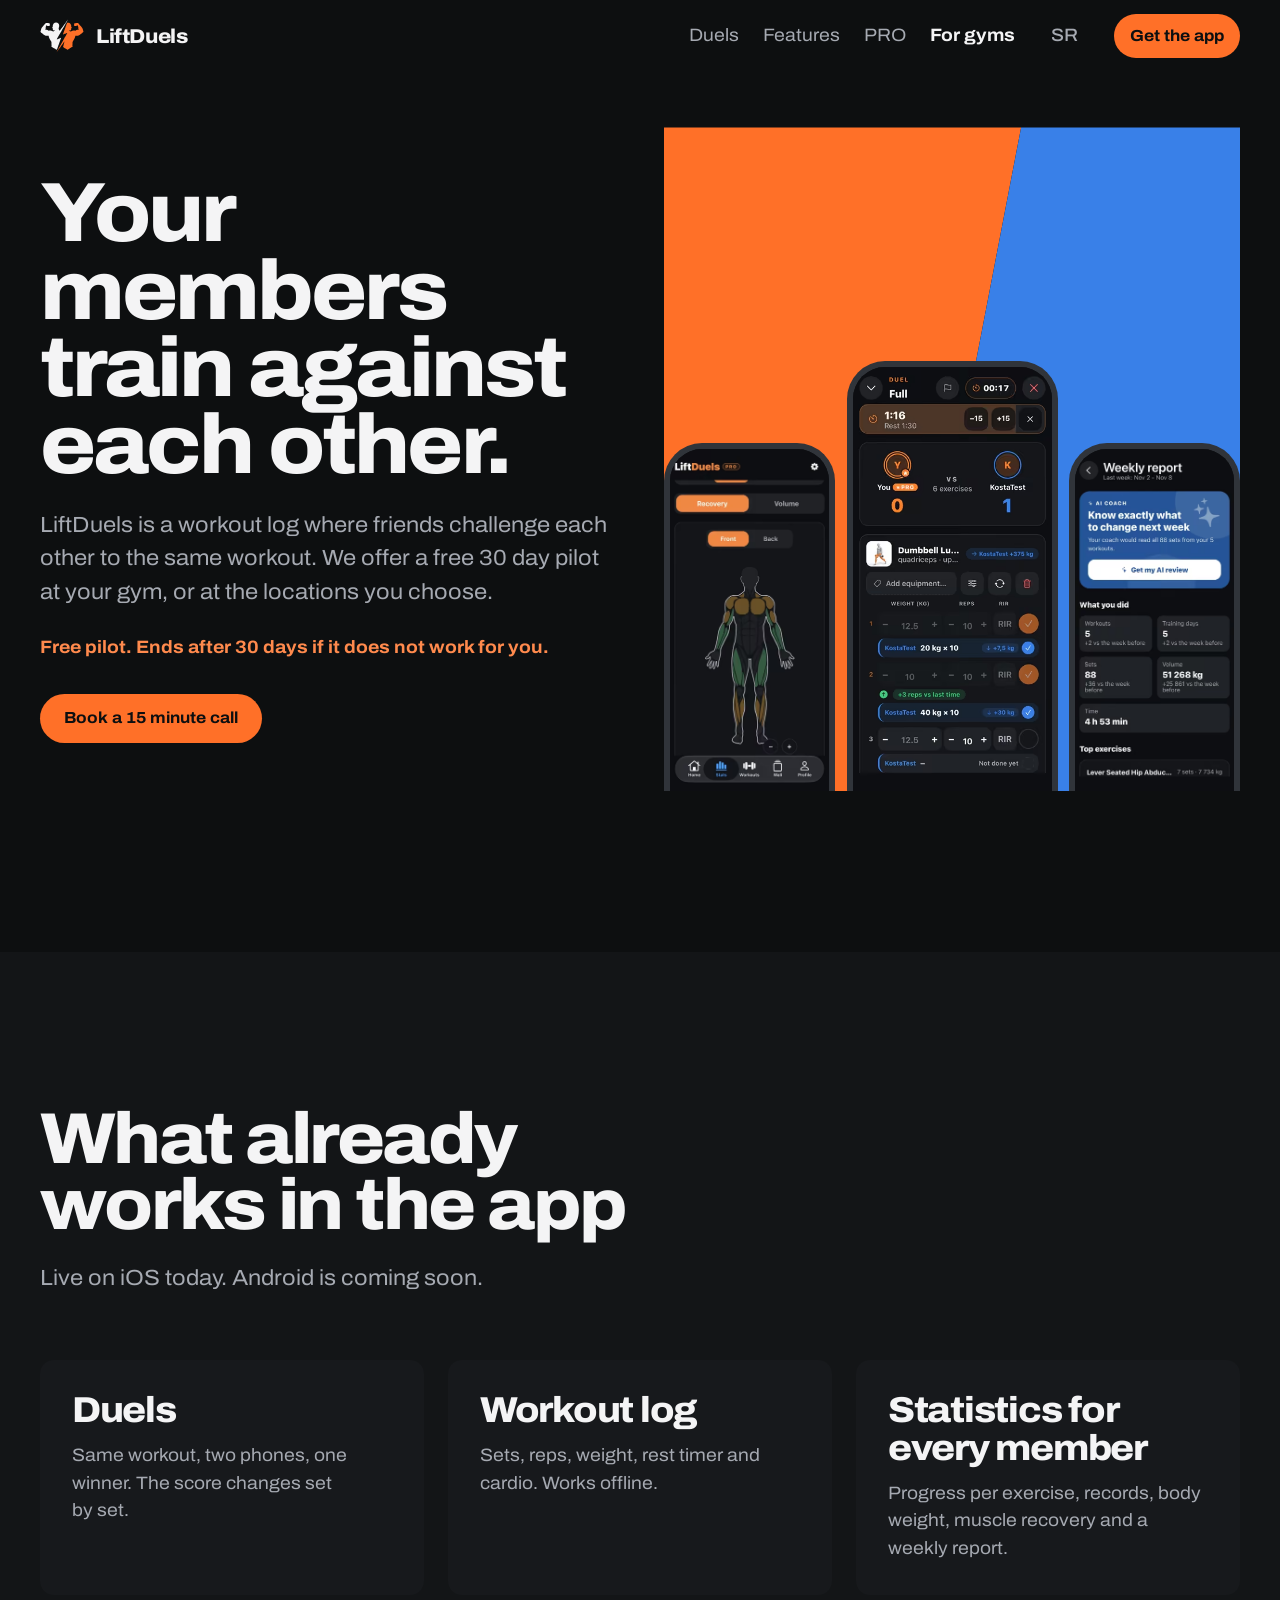
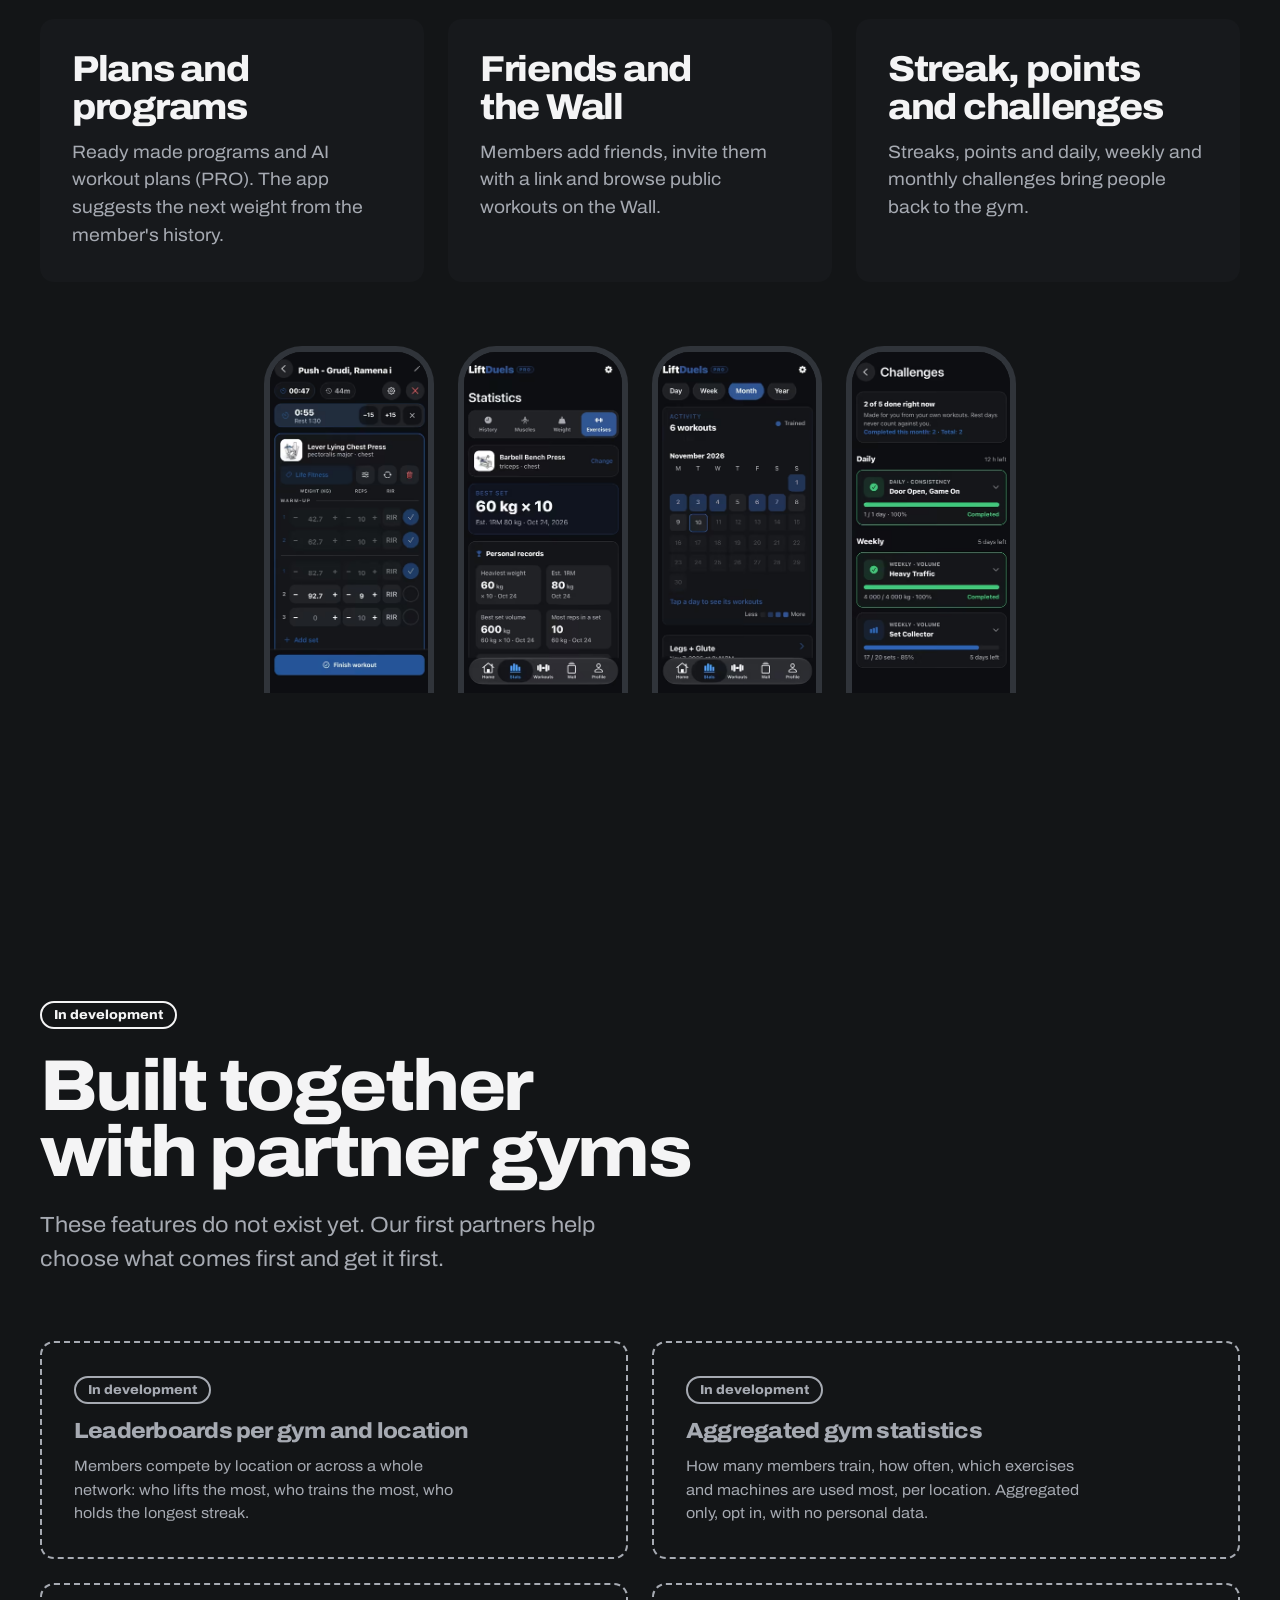
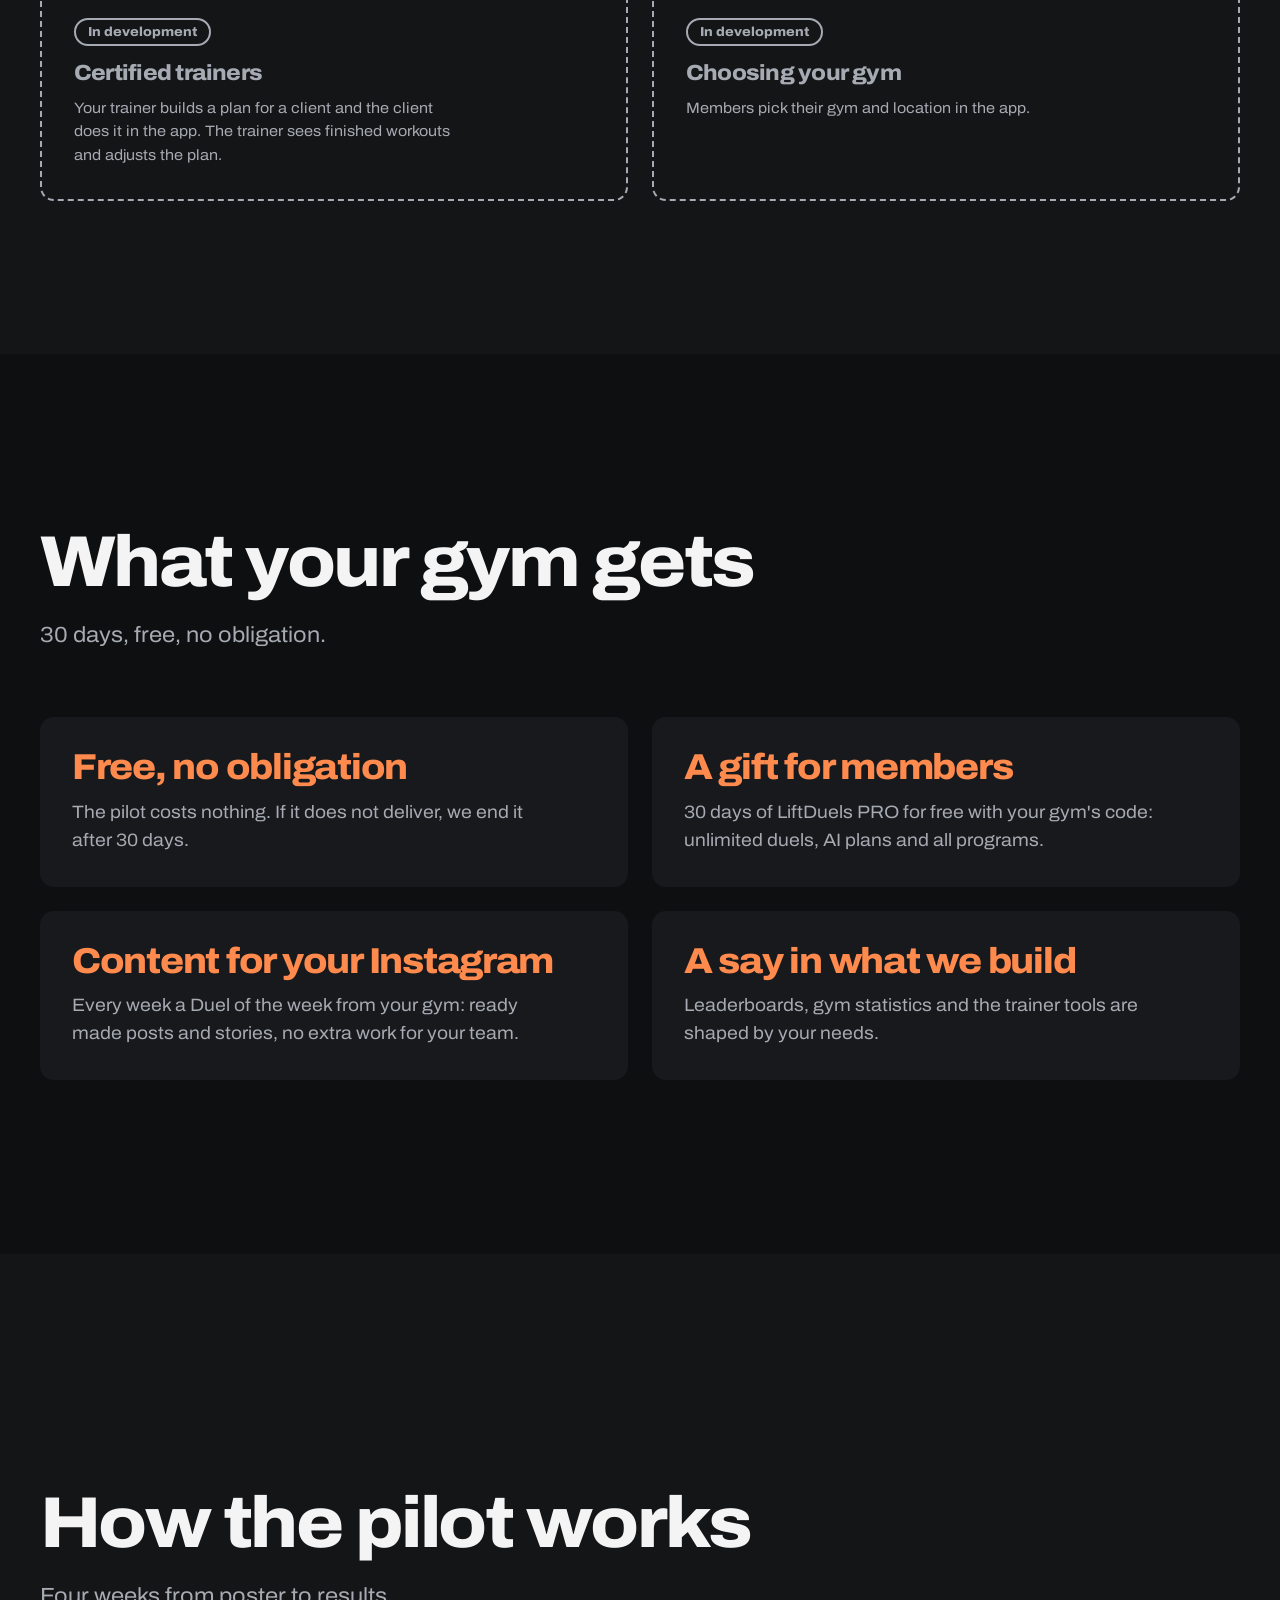
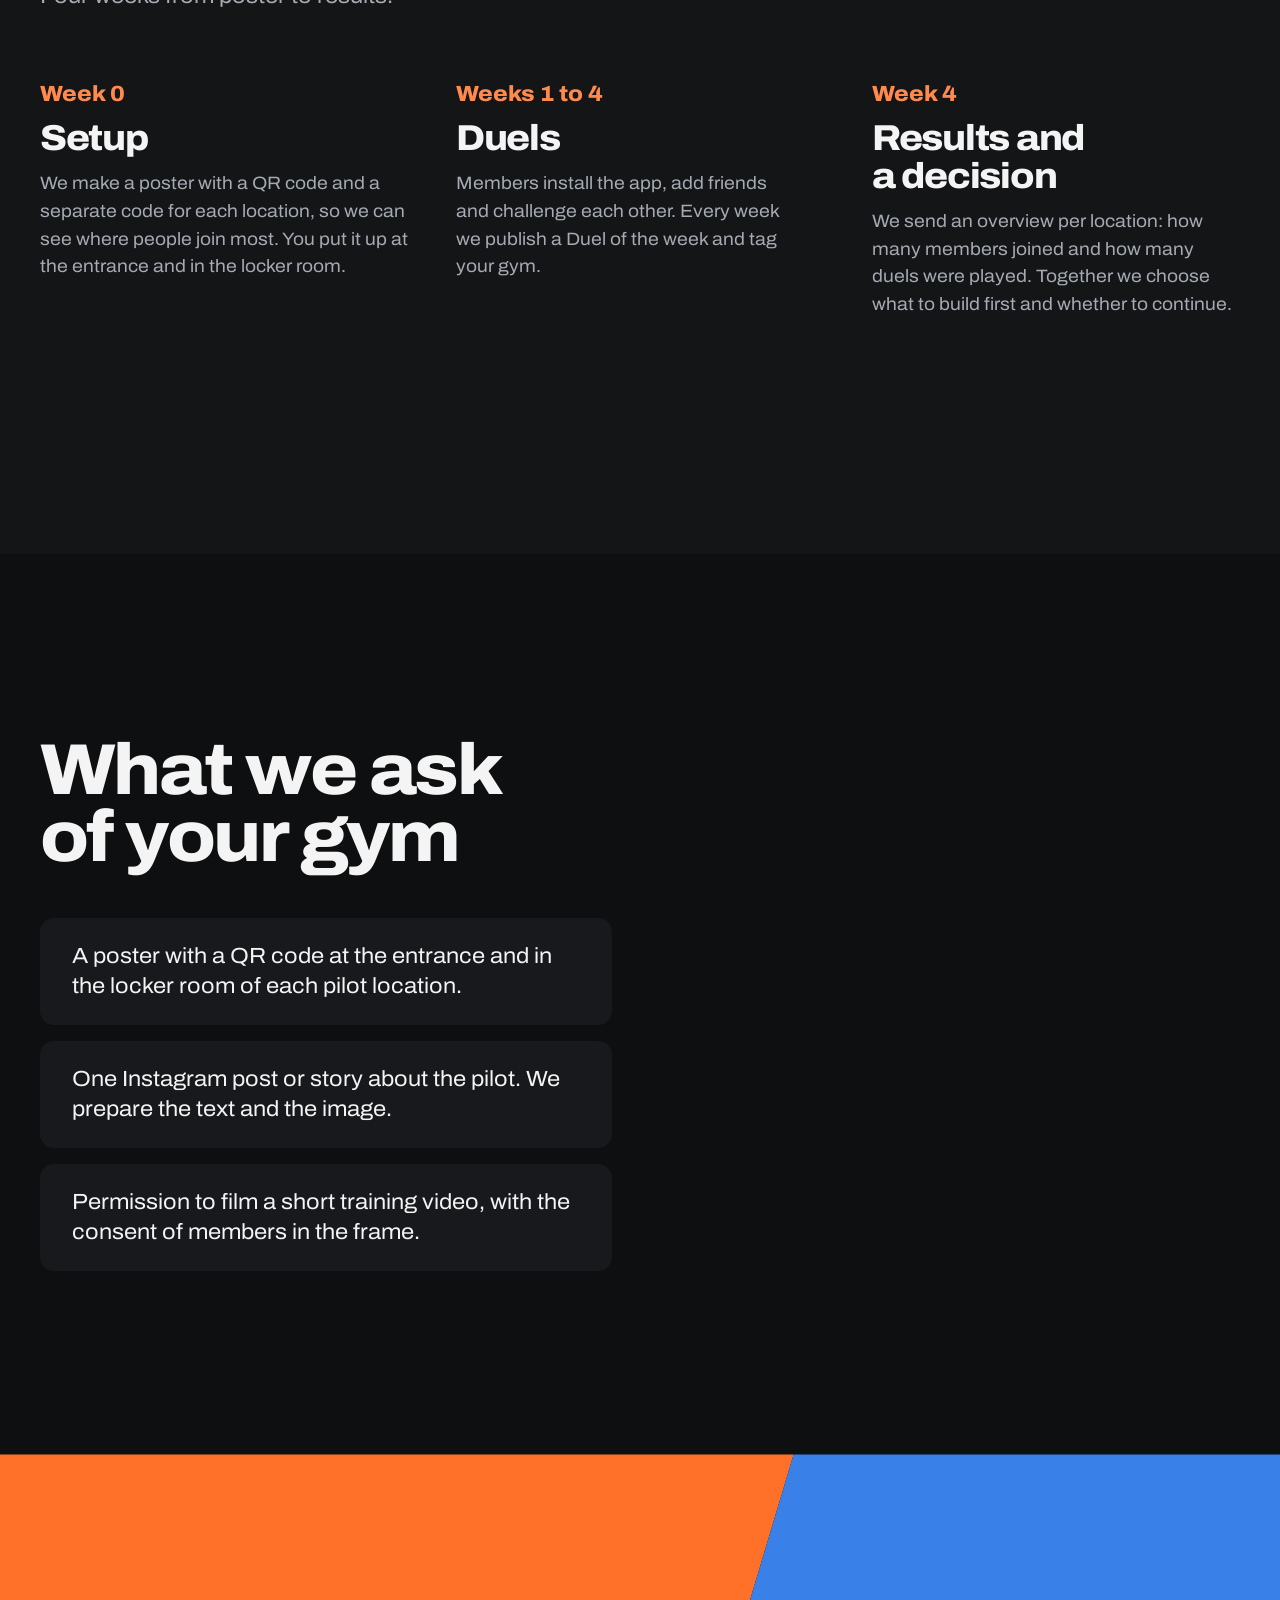
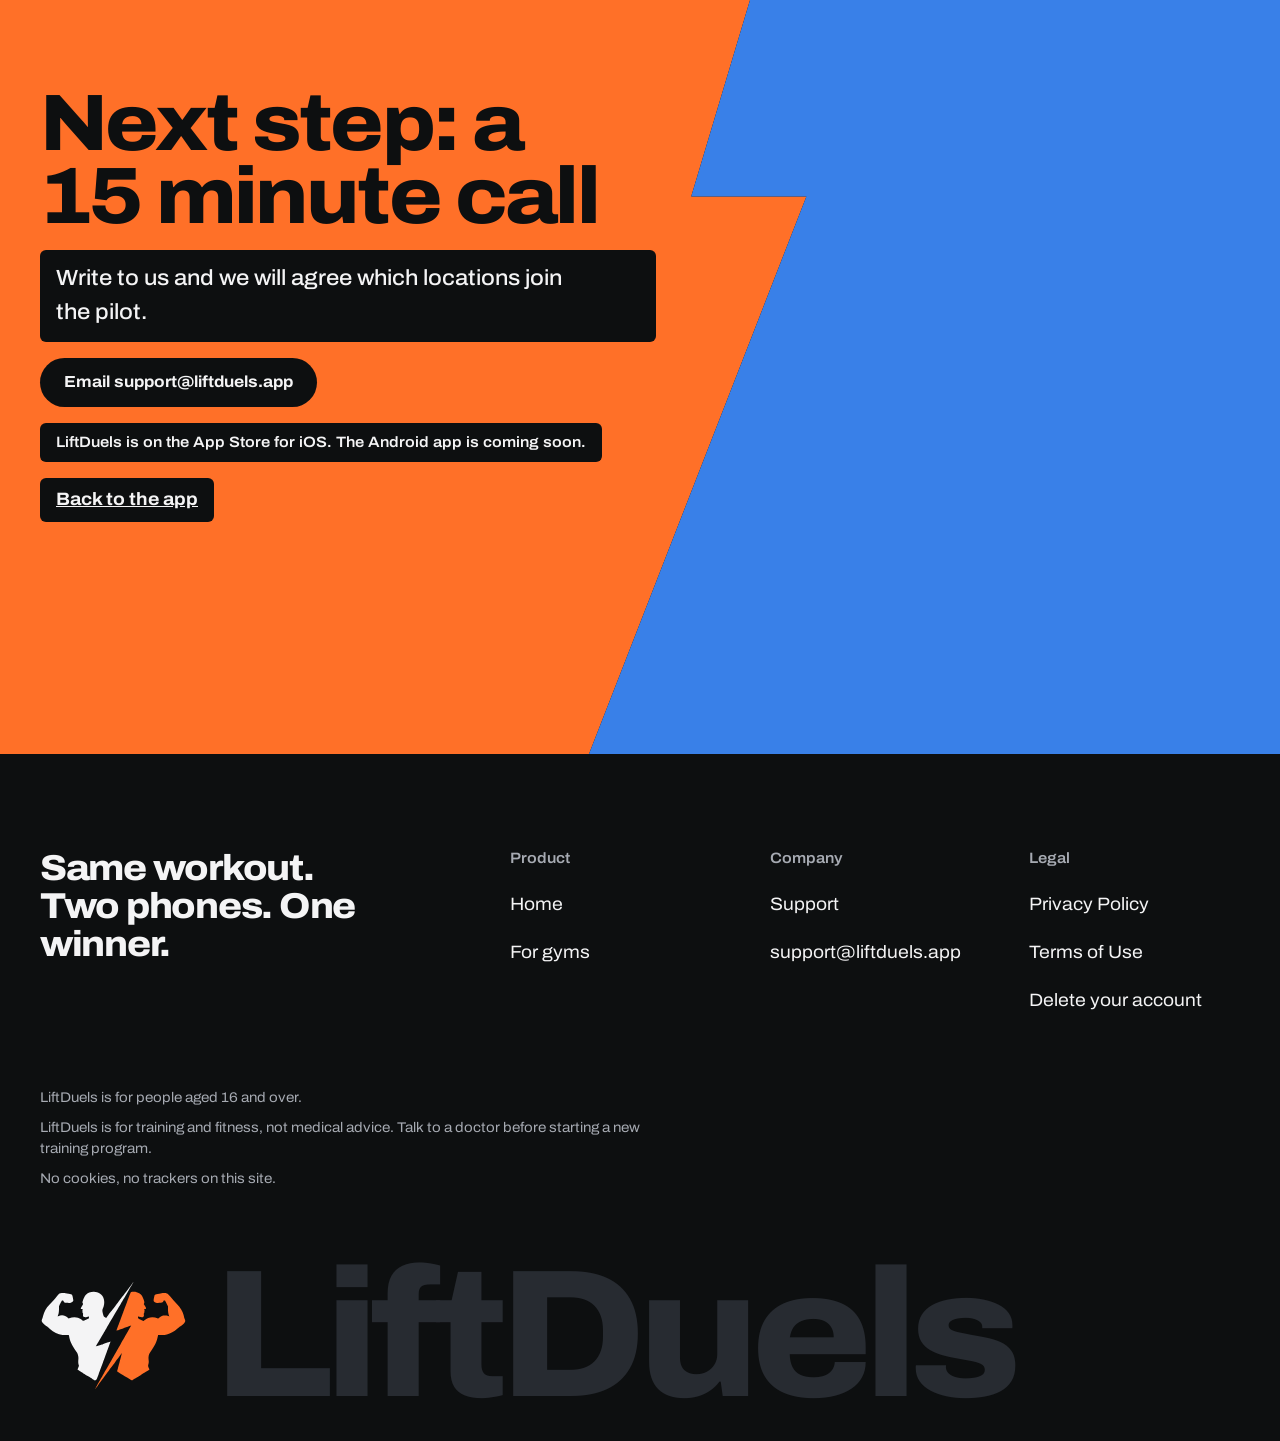
<file: gyms/index.html>
<!doctype html>
<html lang="en">
<head>
<meta charset="utf-8">
<meta name="viewport" content="width=device-width,initial-scale=1">
<title>LiftDuels for Gyms: Free 30 Day Pilot</title>
<meta name="description" content="Free 30 day pilot for gyms: a QR poster per location, 30 days of PRO for your members and a weekly Duel of the week for your Instagram.">
<link rel="canonical" href="https://liftduels.app/gyms/">
<link rel="alternate" hreflang="en" href="https://liftduels.app/gyms/">
<link rel="alternate" hreflang="sr" href="https://liftduels.app/sr/gyms/">
<link rel="alternate" hreflang="x-default" href="https://liftduels.app/gyms/">
<meta name="robots" content="index,follow,max-image-preview:large">
<meta name="color-scheme" content="dark">
<meta name="theme-color" content="#0D0F10">
<meta property="og:type" content="website">
<meta property="og:site_name" content="LiftDuels">
<meta property="og:url" content="https://liftduels.app/gyms/">
<meta property="og:title" content="LiftDuels for gyms: your members train against each other">
<meta property="og:description" content="A free 30 day pilot with a QR poster, a gym code, PRO as a gift for members and weekly content for your Instagram.">
<meta property="og:image" content="https://liftduels.app/assets/og-gyms-en.jpg">
<meta property="og:image:width" content="1200">
<meta property="og:image:height" content="630">
<meta property="og:image:alt" content="LiftDuels: workout tracker with strength duels">
<meta property="og:locale" content="en_US">
<meta property="og:locale:alternate" content="sr_RS">
<meta name="twitter:card" content="summary_large_image">
<meta name="twitter:title" content="LiftDuels for gyms: free 30 day pilot">
<meta name="twitter:description" content="Your members log workouts and challenge each other. Try it free for 30 days.">
<meta name="twitter:image" content="https://liftduels.app/assets/og-gyms-en.jpg">
<link rel="icon" href="/assets/favicon.svg" type="image/svg+xml">
<link rel="icon" href="/assets/favicon-32.png" sizes="32x32" type="image/png">
<link rel="apple-touch-icon" href="/assets/apple-touch-icon.png">
<link rel="manifest" href="/assets/site.webmanifest">
<link rel="preload" href="/fonts/archivo-var.woff2" as="font" type="font/woff2" crossorigin>

<link rel="stylesheet" href="/css/site.css">
<script>document.documentElement.className+=' js'</script>
<script type="application/ld+json">{"@context":"https://schema.org","@type":"Organization","@id":"https://liftduels.app/#org","name":"LiftDuels","url":"https://liftduels.app/","logo":"https://liftduels.app/assets/icon-512.png","contactPoint":[{"@type":"ContactPoint","contactType":"customer support","email":"support@liftduels.app","availableLanguage":["en","sr"]}]}</script>
<script type="application/ld+json">{"@context":"https://schema.org","@type":"WebSite","@id":"https://liftduels.app/#website","name":"LiftDuels","url":"https://liftduels.app/","inLanguage":"en","publisher":{"@id":"https://liftduels.app/#org"}}</script>
<script type="application/ld+json">{"@context":"https://schema.org","@type":"WebPage","@id":"https://liftduels.app/gyms/#page","url":"https://liftduels.app/gyms/","name":"LiftDuels for Gyms: Free 30 Day Pilot","description":"Free 30 day pilot for gyms: a QR poster per location, 30 days of PRO for your members and a weekly Duel of the week for your Instagram.","inLanguage":"en","isPartOf":{"@id":"https://liftduels.app/#website"}}</script>
<script type="application/ld+json">{"@context":"https://schema.org","@type":"BreadcrumbList","itemListElement":[{"@type":"ListItem","position":1,"name":"Home","item":"https://liftduels.app/"},{"@type":"ListItem","position":2,"name":"For gyms","item":"https://liftduels.app/gyms/"}]}</script>
</head>
<body>
<a class="skip" href="#main">Skip to content</a>
<header class="wrap nav"><a class="brand" href="/" aria-label="LiftDuels"><img class="" src="/assets/liftduel-mark.svg" width="44" height="28" alt="">LiftDuels</a>
<nav class="nav__r" aria-label="Main">
<a class="l" href="/#duels">Duels</a><a class="l" href="/#features">Features</a><a class="l" href="/#pro">PRO</a><a class="l" href="/gyms/" aria-current="page">For gyms</a>
<a class="lang" href="/sr/gyms/" hreflang="sr-Latn" lang="sr-Latn" aria-label="Srpski">SR</a>
<a class="btn" href="https://apps.apple.com/app/id6825331857" rel="noopener">Get the app</a></nav></header>
<main id="main">
<section class="slide cover"><div class="wrap cover__grid"><div class="cover__txt"><h1>Your members train against each other.</h1><p class="sub">LiftDuels is a workout log where friends challenge each other to the same workout. We offer a free 30 day pilot at your gym, or at the locations you choose.</p><p class="cover__line you-t">Free pilot. Ends after 30 days if it does not work for you.</p><a class="btn" href="mailto:support@liftduels.app?subject=LiftDuels%20gym%20pilot">Book a 15 minute call</a></div>
<div class="fan" aria-label="Live duel in LiftDuels: your sets next to your friend's sets, the running score and a rest timer."><figure class="phone " style="--w:210;--ar:540/1102"><picture><source type="image/avif" srcset="/assets/img/muscle-new-360.avif 360w, /assets/img/muscle-new-540.avif 540w, /assets/img/muscle-new-720.avif 720w" sizes="(max-width: 600px) 210px, 210px"><source type="image/webp" srcset="/assets/img/muscle-new-360.webp 360w, /assets/img/muscle-new-540.webp 540w, /assets/img/muscle-new-720.webp 720w" sizes="(max-width: 600px) 210px, 210px"><img src="/assets/img/muscle-new-540.webp" width="540" height="1102" alt="Muscle recovery map, front and back, showing which muscles are recovered." loading="lazy" decoding="async"></picture></figure><figure class="phone " style="--w:260;--ar:540/1102"><picture><source type="image/avif" srcset="/assets/img/active-duel-360.avif 360w, /assets/img/active-duel-540.avif 540w, /assets/img/active-duel-720.avif 720w" sizes="(max-width: 600px) 260px, 260px"><source type="image/webp" srcset="/assets/img/active-duel-360.webp 360w, /assets/img/active-duel-540.webp 540w, /assets/img/active-duel-720.webp 720w" sizes="(max-width: 600px) 260px, 260px"><img src="/assets/img/active-duel-540.webp" width="540" height="1102" alt="Live duel in LiftDuels: your sets next to your friend's sets, the running score and a rest timer." fetchpriority="high" decoding="async"></picture></figure><figure class="phone " style="--w:210;--ar:540/1102"><picture><source type="image/avif" srcset="/assets/img/weekly-report-360.avif 360w, /assets/img/weekly-report-540.avif 540w, /assets/img/weekly-report-720.avif 720w" sizes="(max-width: 600px) 210px, 210px"><source type="image/webp" srcset="/assets/img/weekly-report-360.webp 360w, /assets/img/weekly-report-540.webp 540w, /assets/img/weekly-report-720.webp 720w" sizes="(max-width: 600px) 210px, 210px"><img src="/assets/img/weekly-report-540.webp" width="540" height="1102" alt="Weekly report with workouts, sets, volume and time compared with the week before." loading="lazy" decoding="async"></picture></figure></div></div></section>
<section class="slide slide--alt" id="works"><div class="wrap"><h2>What already works in the app</h2><p class="sub">Live on iOS today. Android is coming soon.</p><div class="cards cards--3"><article class="card rv" style="--i:0"><h3>Duels</h3><p>Same workout, two phones, one winner. The score changes set by set.</p></article><article class="card rv" style="--i:1"><h3>Workout log</h3><p>Sets, reps, weight, rest timer and cardio. Works offline.</p></article><article class="card rv" style="--i:2"><h3>Statistics for every member</h3><p>Progress per exercise, records, body weight, muscle recovery and a weekly report.</p></article><article class="card rv" style="--i:3"><h3>Plans and programs</h3><p>Ready made programs and AI workout plans (PRO). The app suggests the next weight from the member's history.</p></article><article class="card rv" style="--i:4"><h3>Friends and the Wall</h3><p>Members add friends, invite them with a link and browse public workouts on the Wall.</p></article><article class="card rv" style="--i:5"><h3>Streak, points and challenges</h3><p>Streaks, points and daily, weekly and monthly challenges bring people back to the gym.</p></article></div>
<div class="minis" aria-hidden="false"><figure class="phone " style="--w:170;--ar:540/1102"><picture><source type="image/avif" srcset="/assets/img/active-workout-360.avif 360w, /assets/img/active-workout-540.avif 540w, /assets/img/active-workout-720.avif 720w" sizes="(max-width: 600px) 170px, 170px"><source type="image/webp" srcset="/assets/img/active-workout-360.webp 360w, /assets/img/active-workout-540.webp 540w, /assets/img/active-workout-720.webp 720w" sizes="(max-width: 600px) 170px, 170px"><img src="/assets/img/active-workout-540.webp" width="540" height="1102" alt="Logging a workout: weight and reps for every set, warm-up sets and a rest timer." loading="lazy" decoding="async"></picture></figure><figure class="phone " style="--w:170;--ar:540/1102"><picture><source type="image/avif" srcset="/assets/img/exercises-statitstics-360.avif 360w, /assets/img/exercises-statitstics-540.avif 540w, /assets/img/exercises-statitstics-720.avif 720w" sizes="(max-width: 600px) 170px, 170px"><source type="image/webp" srcset="/assets/img/exercises-statitstics-360.webp 360w, /assets/img/exercises-statitstics-540.webp 540w, /assets/img/exercises-statitstics-720.webp 720w" sizes="(max-width: 600px) 170px, 170px"><img src="/assets/img/exercises-statitstics-540.webp" width="540" height="1102" alt="Exercise statistics for the bench press: best set, estimated one-rep max and progress." loading="lazy" decoding="async"></picture></figure><figure class="phone " style="--w:170;--ar:540/1102"><picture><source type="image/avif" srcset="/assets/img/monthly-history-360.avif 360w, /assets/img/monthly-history-540.avif 540w, /assets/img/monthly-history-720.avif 720w" sizes="(max-width: 600px) 170px, 170px"><source type="image/webp" srcset="/assets/img/monthly-history-360.webp 360w, /assets/img/monthly-history-540.webp 540w, /assets/img/monthly-history-720.webp 720w" sizes="(max-width: 600px) 170px, 170px"><img src="/assets/img/monthly-history-540.webp" width="540" height="1102" alt="Monthly training calendar with the days you trained highlighted." loading="lazy" decoding="async"></picture></figure><figure class="phone " style="--w:170;--ar:540/1102"><picture><source type="image/avif" srcset="/assets/img/img_6550-360.avif 360w, /assets/img/img_6550-540.avif 540w, /assets/img/img_6550-720.avif 720w" sizes="(max-width: 600px) 170px, 170px"><source type="image/webp" srcset="/assets/img/img_6550-360.webp 360w, /assets/img/img_6550-540.webp 540w, /assets/img/img_6550-720.webp 720w" sizes="(max-width: 600px) 170px, 170px"><img src="/assets/img/img_6550-540.webp" width="540" height="1102" alt="Challenges with daily and weekly goals, progress bars and completed badges." loading="lazy" decoding="async"></picture></figure></div></div></section>
<section class="slide devband" id="in-development"><div class="wrap"><span class="pill tag">In development</span><h2>Built together with partner gyms</h2><p class="sub">These features do not exist yet. Our first partners help choose what comes first and get it first.</p><div class="cards"><article class="card card--dev rv" style="--i:0"><span class="pill">In development</span><h3>Leaderboards per gym and location</h3><p>Members compete by location or across a whole network: who lifts the most, who trains the most, who holds the longest streak.</p></article><article class="card card--dev rv" style="--i:1"><span class="pill">In development</span><h3>Aggregated gym statistics</h3><p>How many members train, how often, which exercises and machines are used most, per location. Aggregated only, opt in, with no personal data.</p></article><article class="card card--dev rv" style="--i:2"><span class="pill">In development</span><h3>Certified trainers</h3><p>Your trainer builds a plan for a client and the client does it in the app. The trainer sees finished workouts and adjusts the plan.</p></article><article class="card card--dev rv" style="--i:3"><span class="pill">In development</span><h3>Choosing your gym</h3><p>Members pick their gym and location in the app.</p></article></div></div></section>
<section class="slide" id="pilot"><div class="wrap"><h2>What your gym gets</h2><p class="sub">30 days, free, no obligation.</p><div class="cards"><article class="card card--pilot rv" style="--i:0"><h3>Free, no obligation</h3><p>The pilot costs nothing. If it does not deliver, we end it after 30 days.</p></article><article class="card card--pilot rv" style="--i:1"><h3>A gift for members</h3><p>30 days of LiftDuels PRO for free with your gym's code: unlimited duels, AI plans and all programs.</p></article><article class="card card--pilot rv" style="--i:2"><h3>Content for your Instagram</h3><p>Every week a Duel of the week from your gym: ready made posts and stories, no extra work for your team.</p></article><article class="card card--pilot rv" style="--i:3"><h3>A say in what we build</h3><p>Leaderboards, gym statistics and the trainer tools are shaped by your needs.</p></article></div></div></section>
<section class="slide slide--alt" id="steps"><div class="wrap"><h2>How the pilot works</h2><p class="sub">Four weeks from poster to results.</p><ol class="gsteps"><li class="gstep rv" style="--i:0"><span class="wk">Week 0</span><h3>Setup</h3><p>We make a poster with a QR code and a separate code for each location, so we can see where people join most. You put it up at the entrance and in the locker room.</p></li><li class="gstep rv" style="--i:1"><span class="wk">Weeks 1 to 4</span><h3>Duels</h3><p>Members install the app, add friends and challenge each other. Every week we publish a Duel of the week and tag your gym.</p></li><li class="gstep rv" style="--i:2"><span class="wk">Week 4</span><h3>Results and a decision</h3><p>We send an overview per location: how many members joined and how many duels were played. Together we choose what to build first and whether to continue.</p></li></ol></div></section>
<section class="slide" id="ask"><div class="wrap"><h2>What we ask of your gym</h2><ul class="ask"><li class="rv">A poster with a QR code at the entrance and in the locker room of each pilot location.</li><li class="rv">One Instagram post or story about the pilot. We prepare the text and the image.</li><li class="rv">Permission to film a short training video, with the consent of members in the frame.</li></ul></div></section>
<section class="slide contact" id="contact"><div class="wrap"><h2>Next step: a 15 minute call</h2><p class="sub">Write to us and we will agree which locations join the pilot.</p><a class="btn" href="mailto:support@liftduels.app?subject=LiftDuels%20gym%20pilot">Email support@liftduels.app</a><p class="note">LiftDuels is on the App Store for iOS. The Android app is coming soon.</p><a class="back" href="/">Back to the app</a></div></section>
</main>
<footer class="foot"><div class="wrap"><div class="foot__grid">
<div><p class="foot__tag">Same workout. Two phones. One winner.</p></div>
<div><h2>Product</h2><ul><li><a href="/">Home</a></li><li><a href="/gyms/">For gyms</a></li></ul></div>
<div><h2>Company</h2><ul><li><a href="/support.html">Support</a></li><li><a href="mailto:support@liftduels.app">support@liftduels.app</a></li></ul></div>
<div><h2>Legal</h2><ul><li><a href="/privacy.html">Privacy Policy</a></li><li><a href="/terms.html">Terms of Use</a></li><li><a href="/delete-account.html">Delete your account</a></li></ul></div>
</div>
<div class="foot__small"><p>LiftDuels is for people aged 16 and over.</p><p>LiftDuels is for training and fitness, not medical advice. Talk to a doctor before starting a new training program.</p><p>No cookies, no trackers on this site.</p></div>
<div class="foot__mark" aria-hidden="true"><img class="" src="/assets/liftduel-mark.svg" width="140" height="90" alt="">LiftDuels</div></div></footer>
<script src="/js/site.js" defer></script>
</body>
</html>
</file>
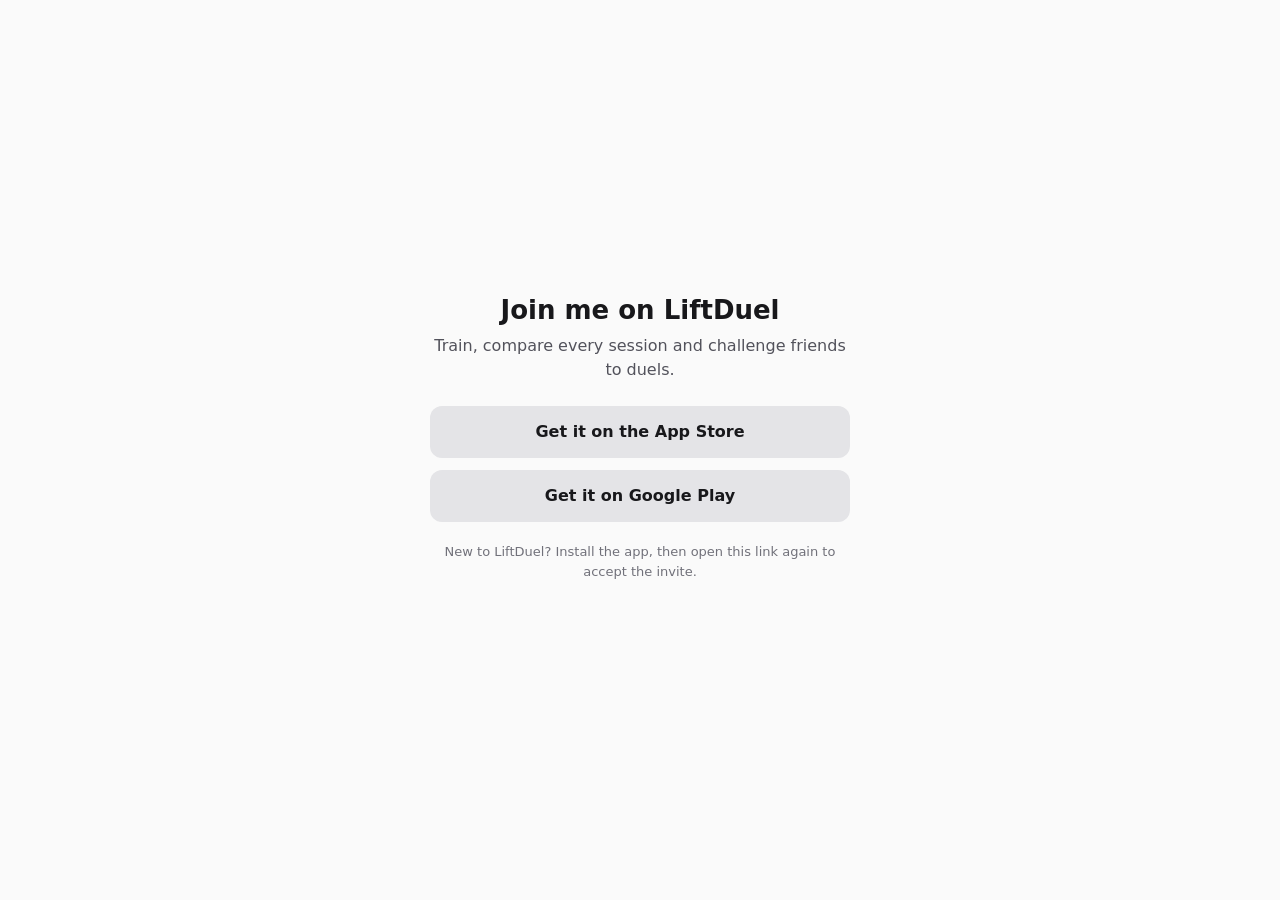
<file: invite/index.html>
<!doctype html>
<html lang="en">
<head>
<meta charset="utf-8">
<meta name="viewport" content="width=device-width, initial-scale=1">
<meta name="robots" content="noindex">
<title>LiftDuel invite</title>
<meta property="og:type" content="website">
<meta property="og:site_name" content="LiftDuel">
<meta property="og:title" content="Join me on LiftDuel">
<meta property="og:description" content="Train, compare every session and challenge friends to duels. Tap to accept the invite.">
<meta name="description" content="Train, compare every session and challenge friends to duels.">
<!--
  Friend invite landing page (LDK-91, docs/invites.md). Static, no tracking, no external requests.
  Published with the legal pages as invite/index.html: https://liftduels.app/invite/?c=<invite code>
-->
<style>
  :root { color-scheme: dark light; }
  * { box-sizing: border-box; }
  body { margin: 0; min-height: 100vh; display: flex; align-items: center; justify-content: center; padding: 24px; font: 16px/1.5 -apple-system, system-ui, "Segoe UI", Roboto, sans-serif; background: #0b0b0c; color: #f4f4f5; }
  main { width: 100%; max-width: 420px; text-align: center; }
  h1 { font-size: 26px; line-height: 1.2; margin: 0 0 8px; }
  p { margin: 0 0 24px; color: #a1a1aa; }
  .name { color: #f97316; word-break: break-word; }
  a.btn { display: block; padding: 14px 18px; margin: 0 0 12px; border-radius: 12px; font-weight: 700; text-decoration: none; }
  .primary { background: #f97316; color: #fff; }
  .secondary { background: #27272a; color: #f4f4f5; }
  .small { font-size: 13px; color: #71717a; margin-top: 20px; }
  [hidden] { display: none !important; }
  @media (prefers-color-scheme: light) { body { background: #fafafa; color: #18181b; } .secondary { background: #e4e4e7; color: #18181b; } p { color: #52525b; } }
</style>
</head>
<body>
<main>
  <h1 id="title"></h1>
  <p id="lead"></p>
  <a id="open" class="btn primary" href="#"></a>
  <a id="ios" class="btn secondary" href="https://apps.apple.com/app/id6825331857"></a>
  <a id="android" class="btn secondary" href="#"></a>
  <p id="hint" class="small"></p>
</main>
<script>
(function () {
  var PACKAGE = 'com.kostadokosicsteam.gymduels';
  var text = {
    en: { title: function () { return 'Join me on LiftDuel'; }, lead: 'Train, compare every session and challenge friends to duels.', open: 'Open in the app', ios: 'Get it on the App Store', android: 'Get it on Google Play', hint: 'New to LiftDuel? Install the app, then open this link again to accept the invite.' },
    sr: { title: function () { return 'Pridruži mi se na LiftDuel-u'; }, lead: 'Treniraj, poredi svaki trening i izazivaj prijatelje na dvoboje.', open: 'Otvori u aplikaciji', ios: 'Preuzmi sa App Store-a', android: 'Preuzmi sa Google Play-a', hint: 'Prvi put na LiftDuel-u? Instaliraj aplikaciju, pa ponovo otvori ovaj link da prihvatiš pozivnicu.' }
  };
  var lang = (navigator.language || 'en').toLowerCase().indexOf('sr') === 0 ? 'sr' : 'en';
  var t = text[lang];
  document.documentElement.lang = lang;
  var name = (new URLSearchParams(location.search).get('c') || '').replace(/[^A-Za-z0-9]/g, '').slice(0, 64); // the invite code
  var title = document.getElementById('title');
  title.textContent = t.title();
  document.title = t.title();
  document.getElementById('lead').textContent = t.lead;
  var open = document.getElementById('open');
  open.textContent = t.open;
  open.href = name ? 'gymduels://invite/' + name : 'gymduels://';
  var ios = document.getElementById('ios');
  var android = document.getElementById('android');
  ios.textContent = t.ios;
  android.textContent = t.android;
  // The invite travels through the Play Store as the install referrer (read once by the app after the first launch).
  var referrer = name ? '&referrer=' + encodeURIComponent('invite=' + name) : '';
  android.href = 'https://play.google.com/store/apps/details?id=' + PACKAGE + referrer;
  document.getElementById('hint').textContent = t.hint;
  var ua = navigator.userAgent || '';
  var isIos = /iPhone|iPad|iPod/i.test(ua);
  var isAndroid = /Android/i.test(ua);
  ios.hidden = isAndroid;
  android.hidden = isIos;
  if (!isIos && !isAndroid) open.hidden = true; // a computer cannot open the app
})();
</script>
</body>
</html>
</file>
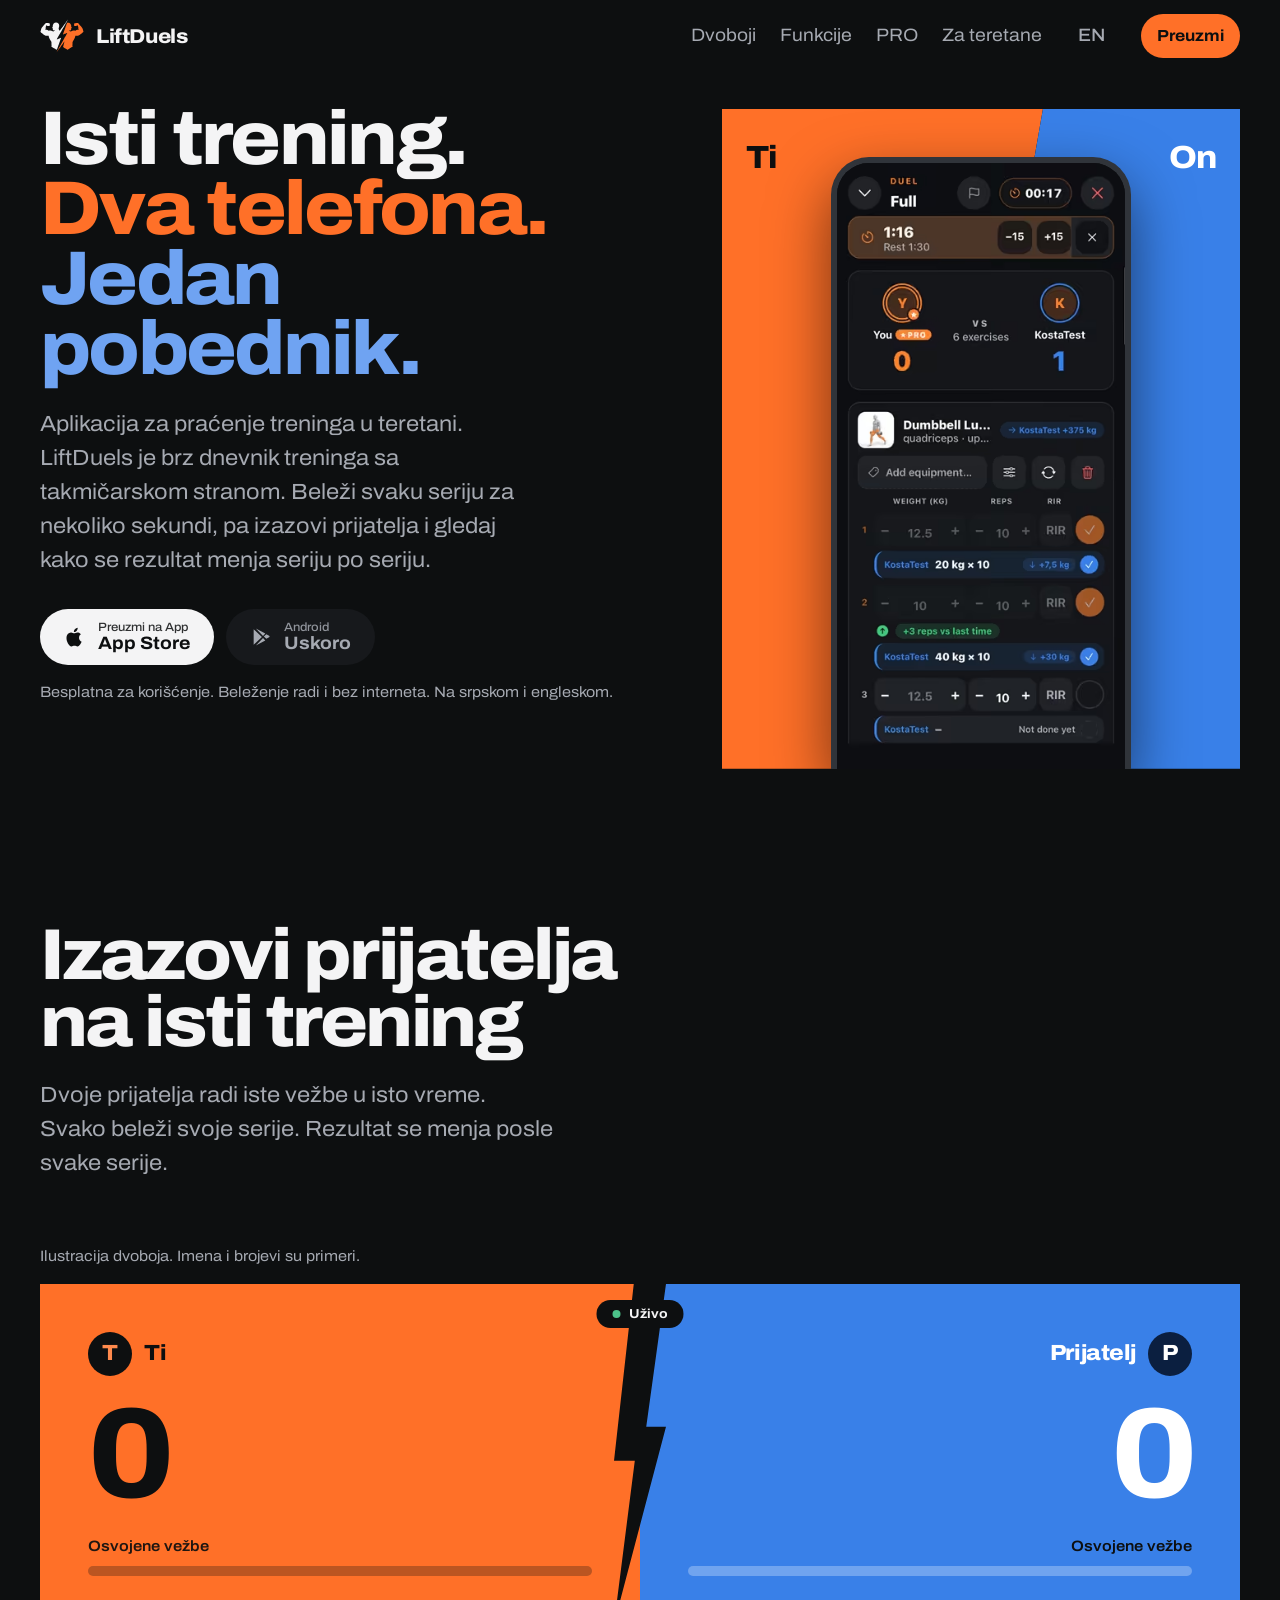
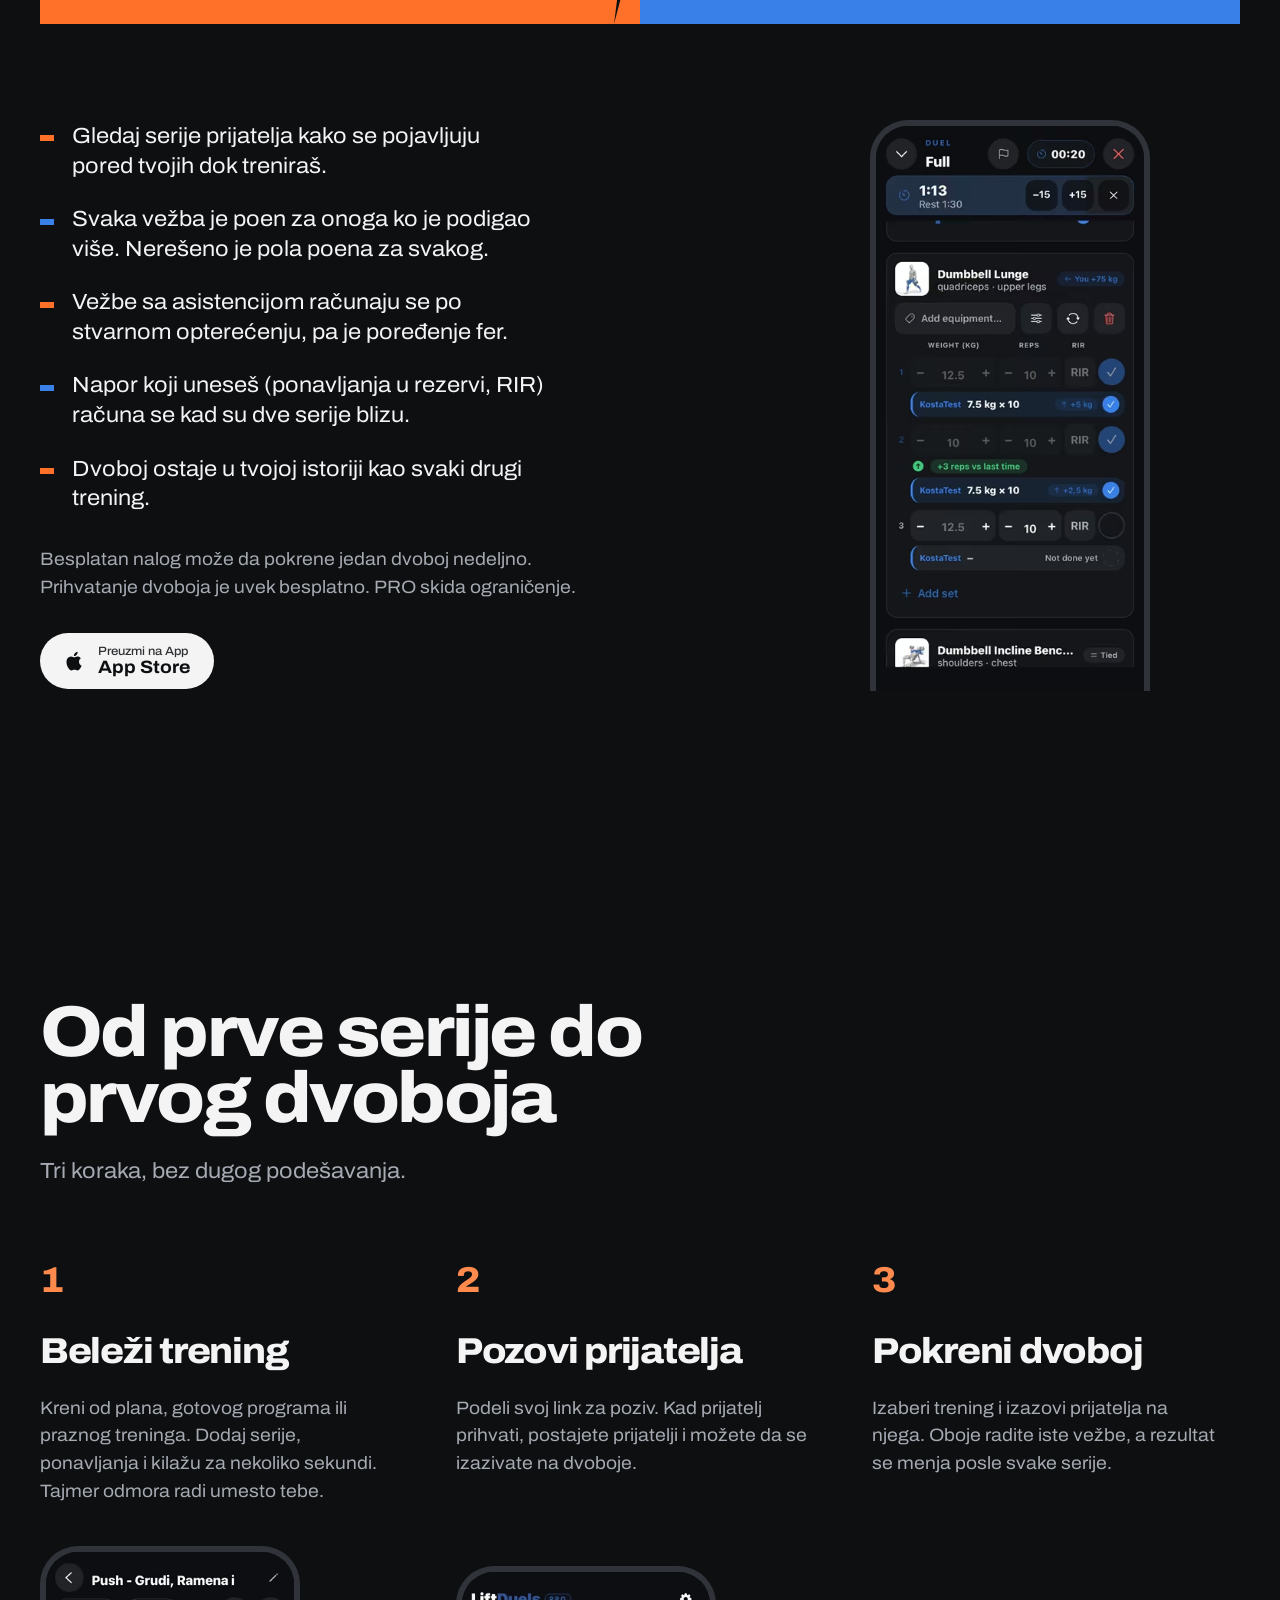
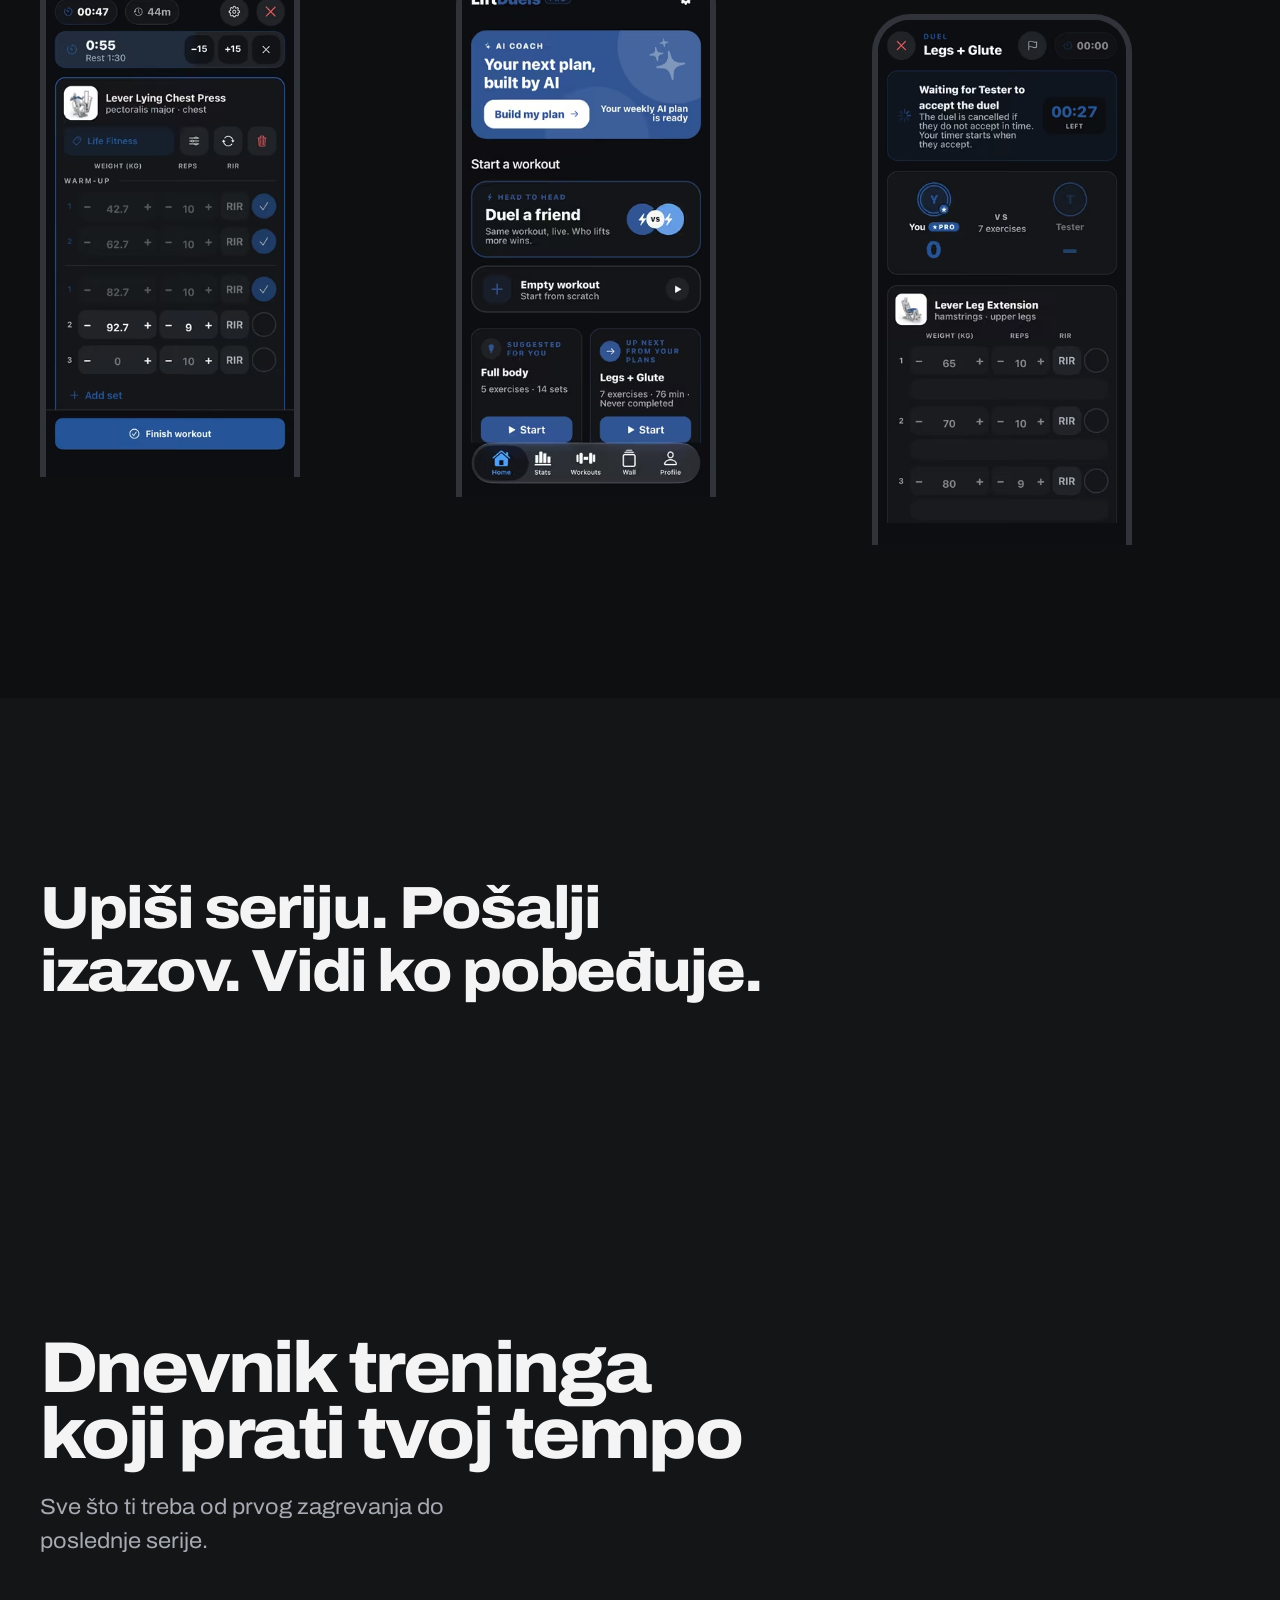
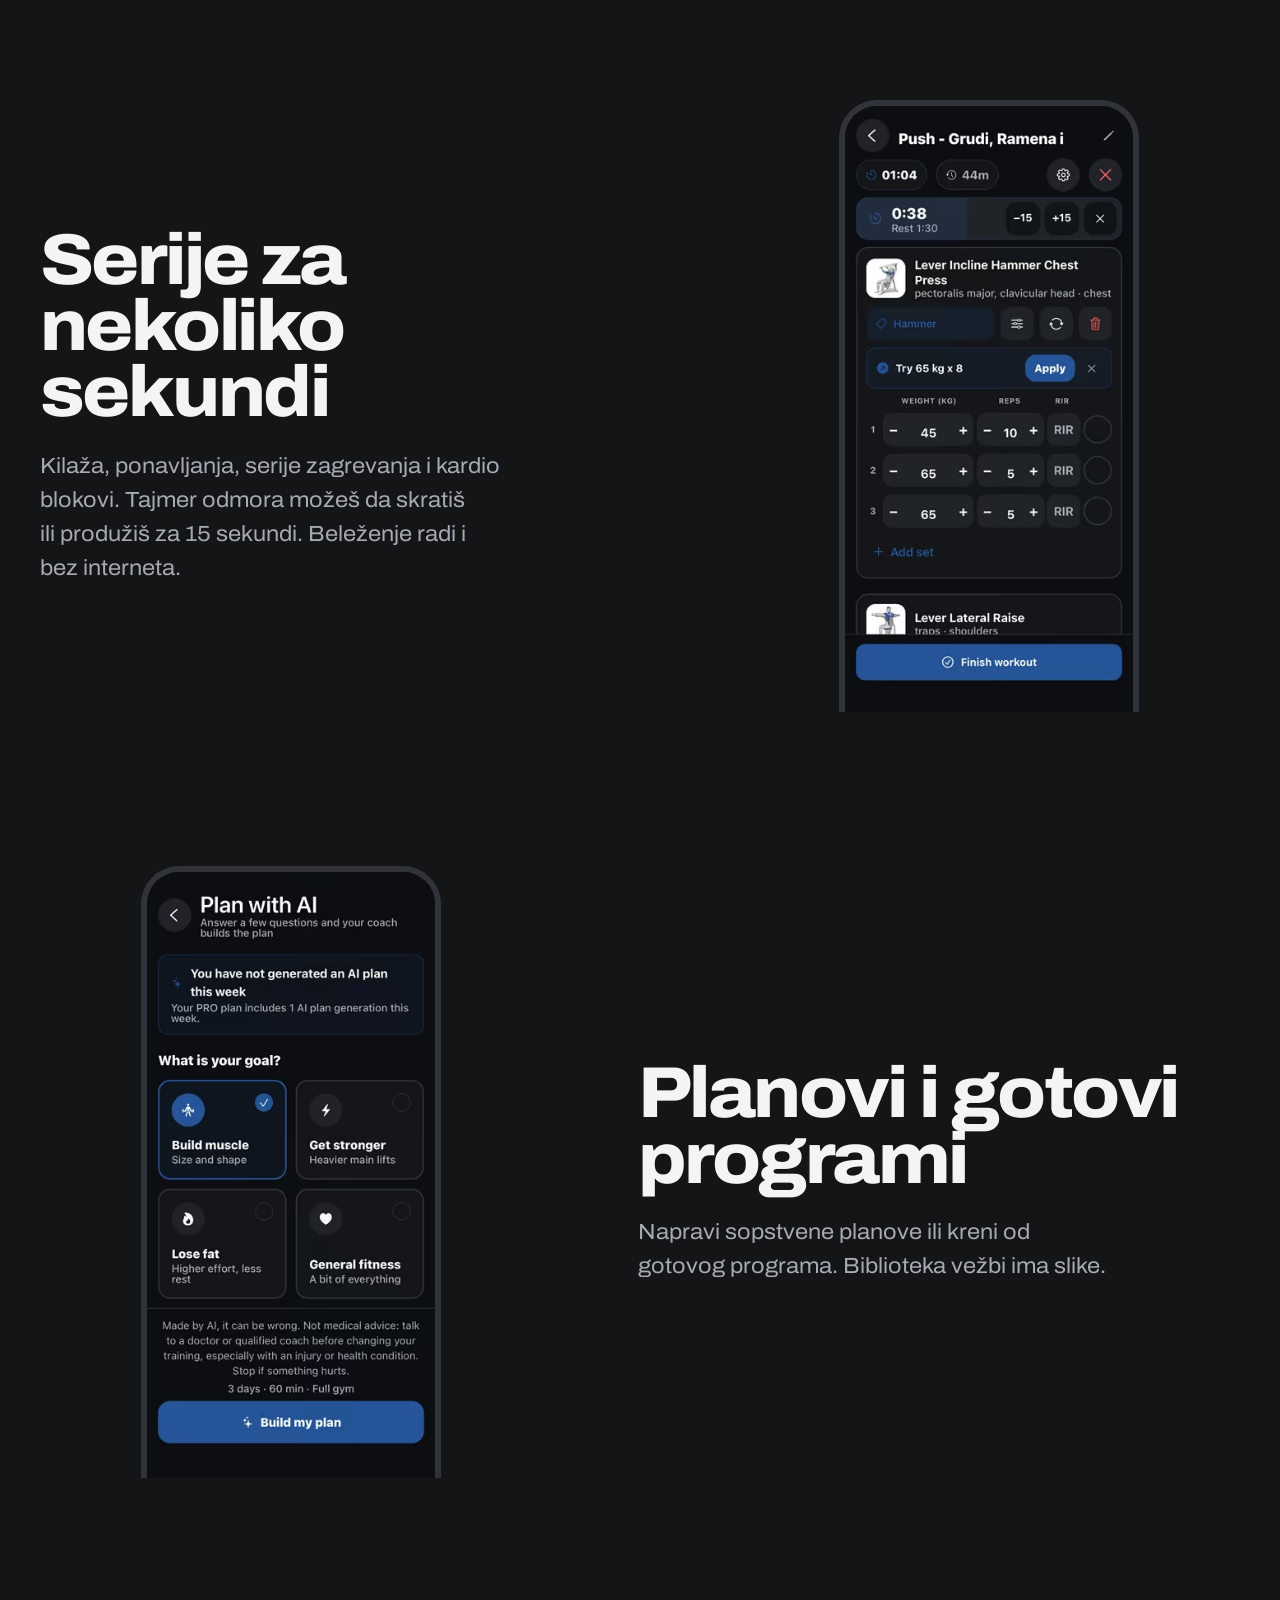
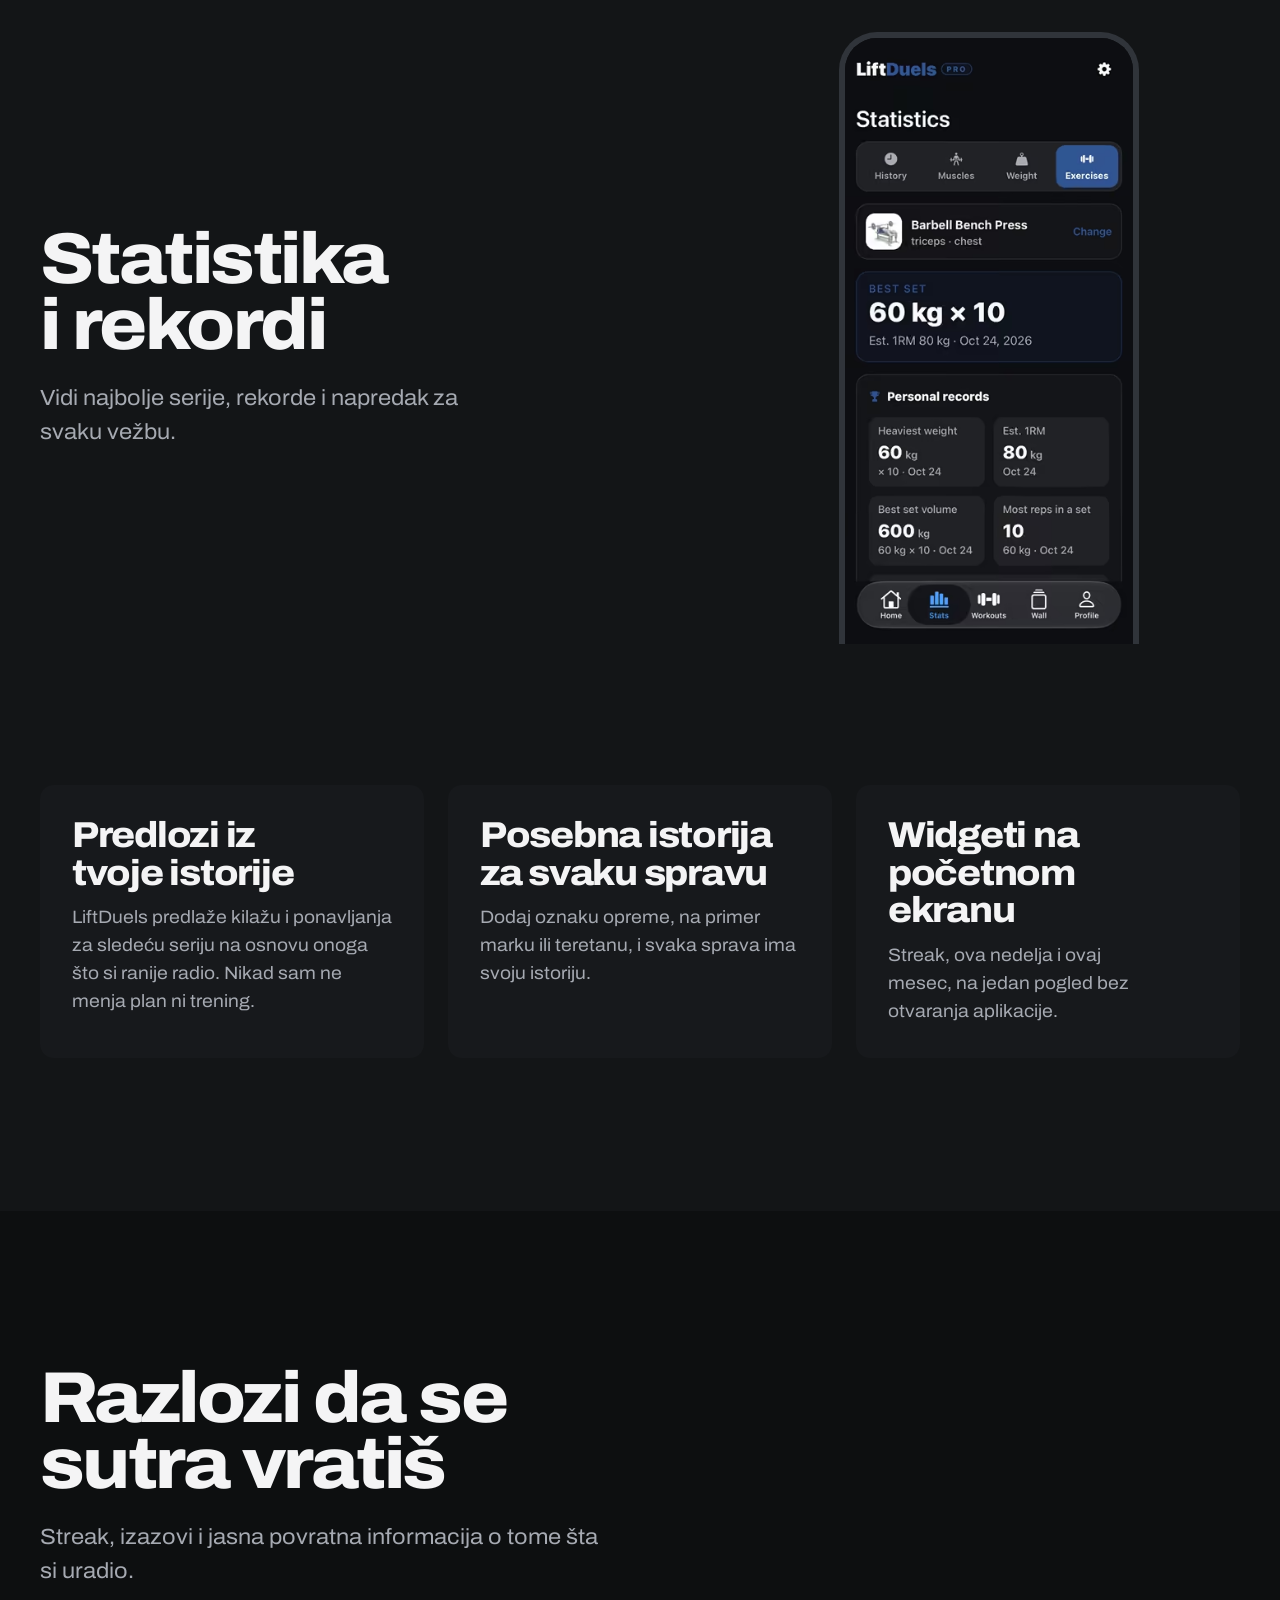
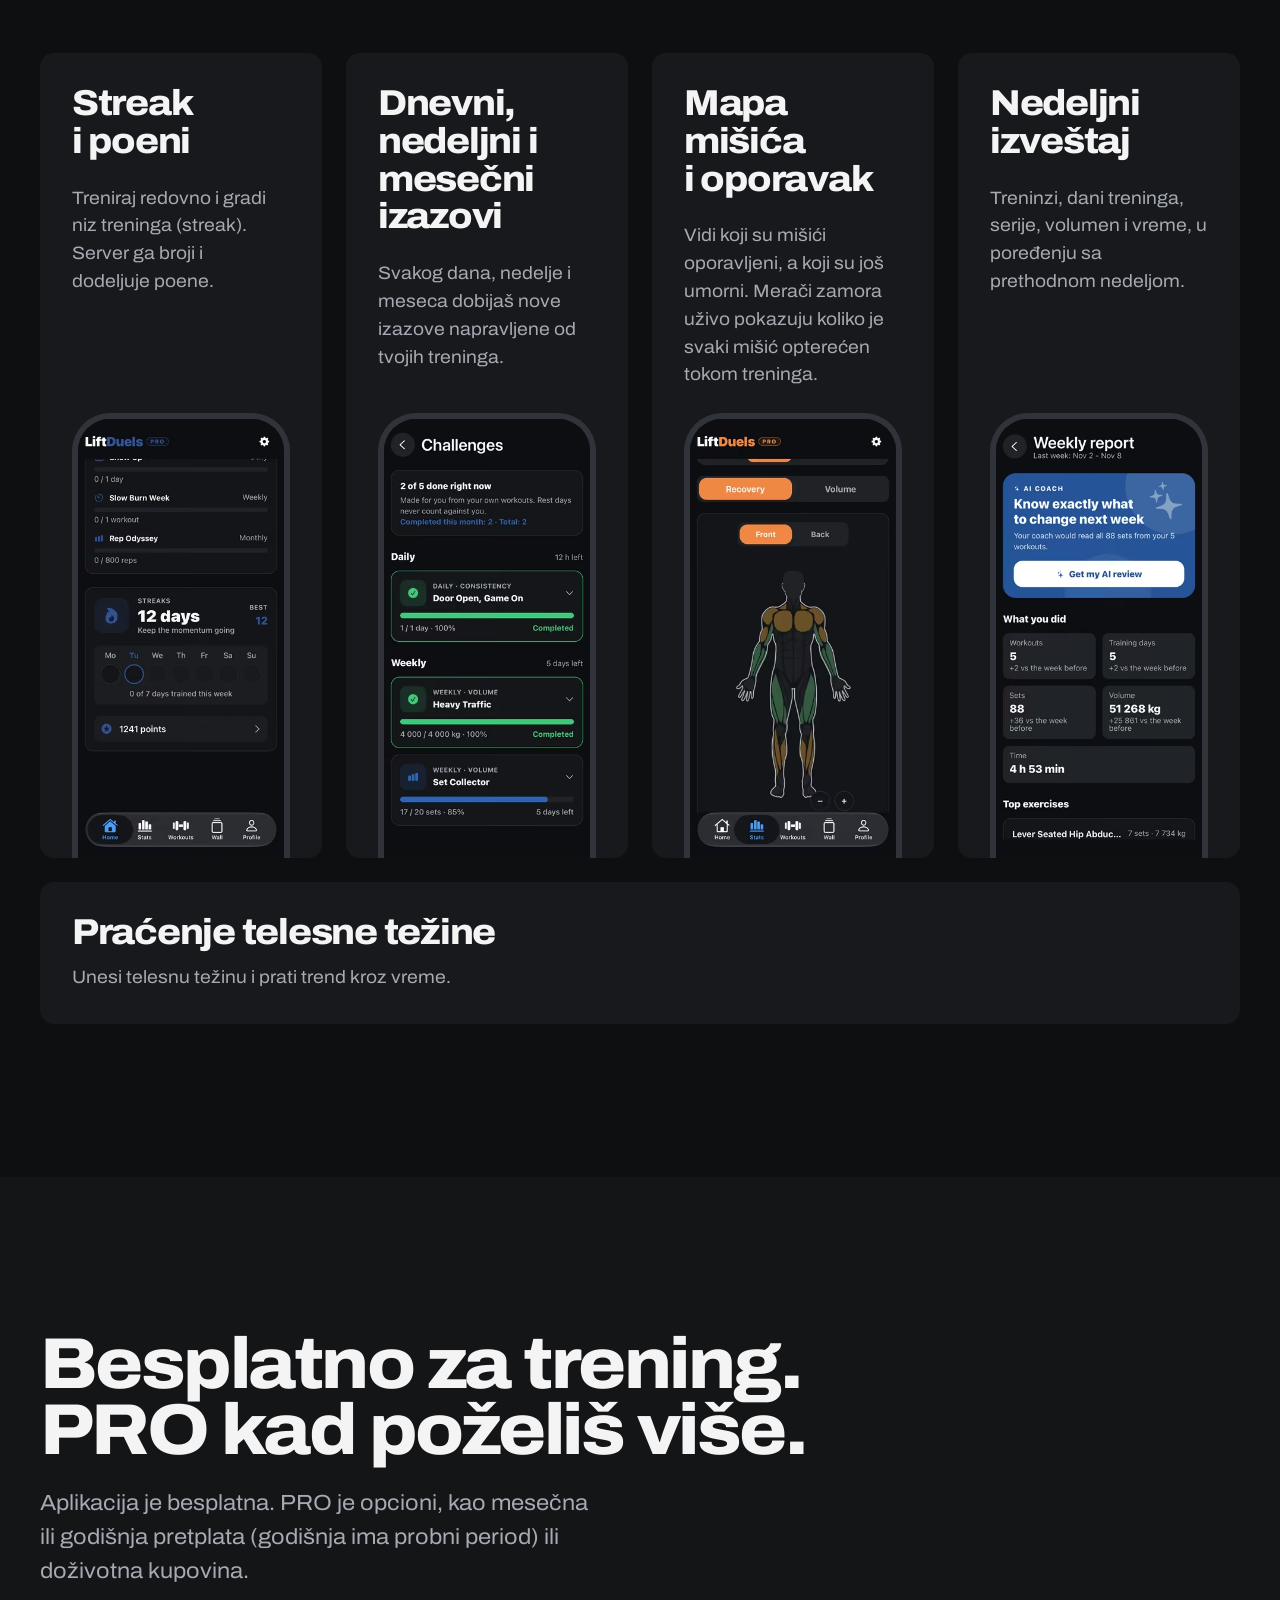
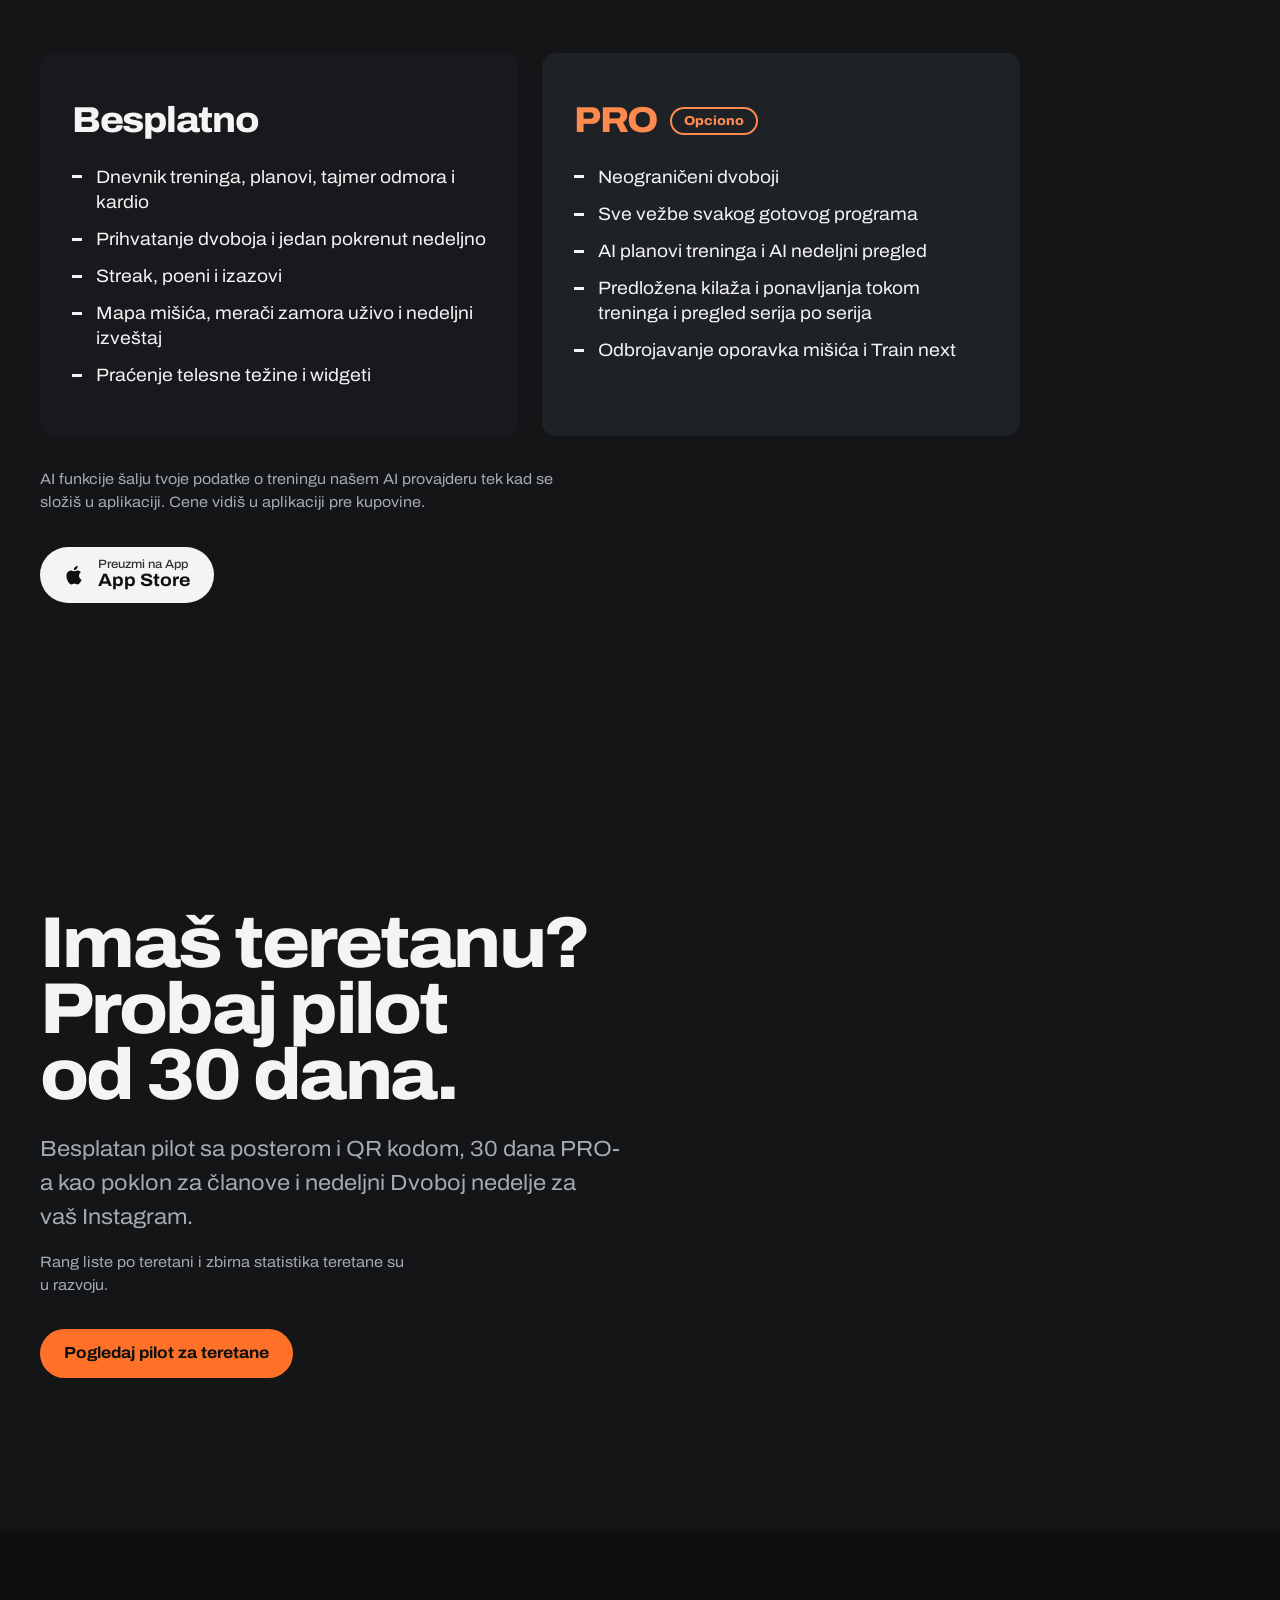
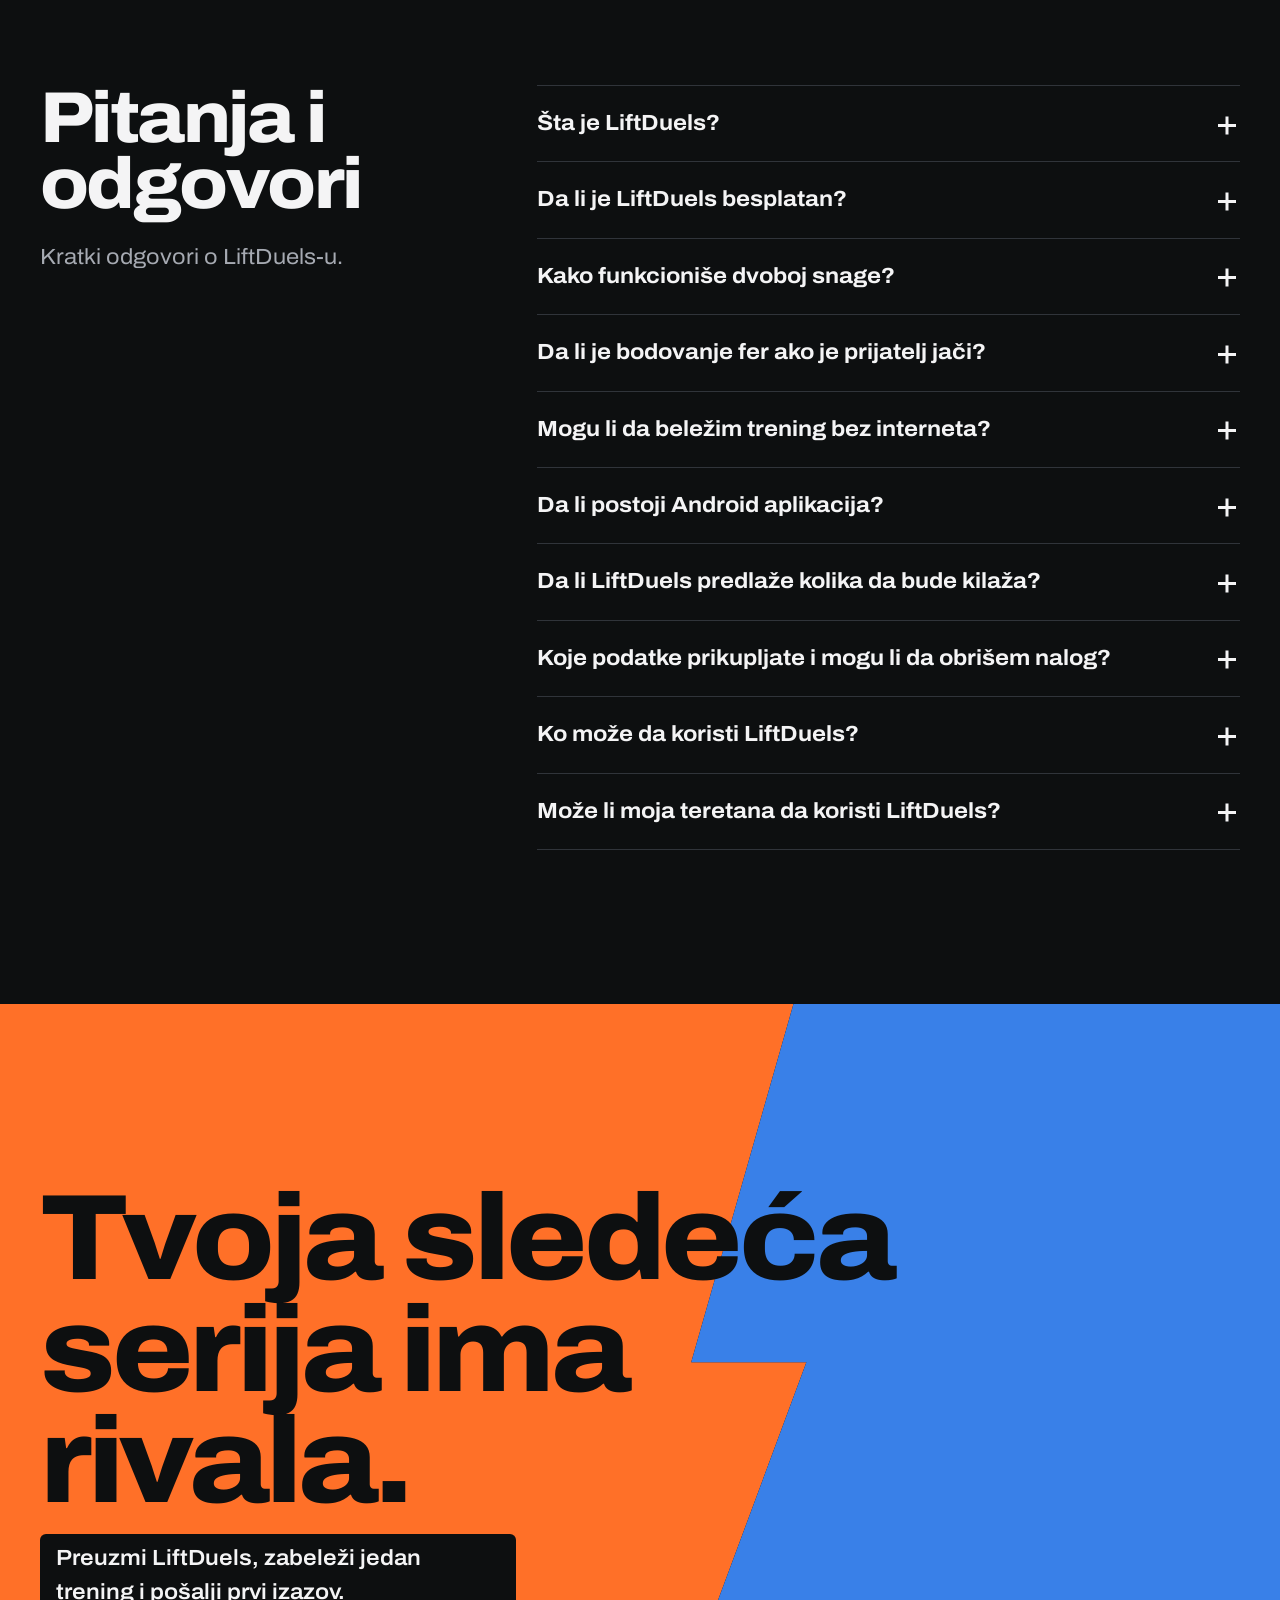
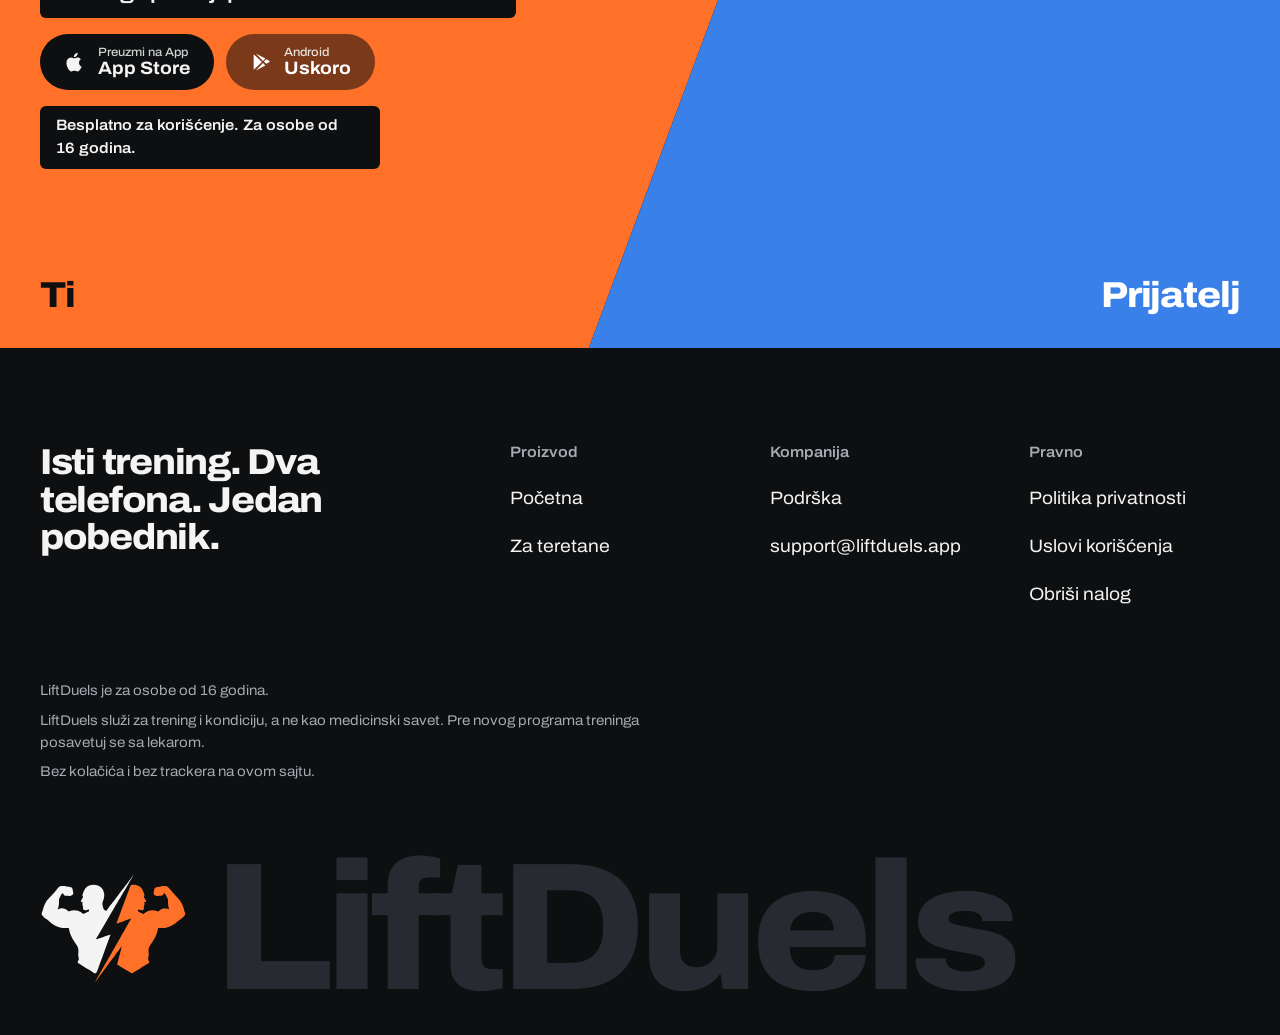
<file: sr/index.html>
<!doctype html>
<html lang="sr-Latn">
<head>
<meta charset="utf-8">
<meta name="viewport" content="width=device-width,initial-scale=1">
<title>LiftDuels: dnevnik treninga i dvoboji snage</title>
<meta name="description" content="Brz dnevnik treninga koji radi i bez interneta. Beleži serije za nekoliko sekundi, pa izazovi prijatelja na dvoboj i prati rezultat seriju po seriju.">
<link rel="canonical" href="https://liftduels.app/sr/">
<link rel="alternate" hreflang="en" href="https://liftduels.app/">
<link rel="alternate" hreflang="sr" href="https://liftduels.app/sr/">
<link rel="alternate" hreflang="x-default" href="https://liftduels.app/">
<meta name="robots" content="index,follow,max-image-preview:large">
<meta name="color-scheme" content="dark">
<meta name="theme-color" content="#0D0F10">
<meta name="apple-itunes-app" content="app-id=6825331857">
<meta property="og:type" content="website">
<meta property="og:site_name" content="LiftDuels">
<meta property="og:url" content="https://liftduels.app/sr/">
<meta property="og:title" content="LiftDuels: beleži trening, izazovi prijatelja">
<meta property="og:description" content="Isti trening. Dva telefona. Jedan pobednik. Brz dnevnik treninga sa dvobojima uživo, streakom, izazovima i mapom oporavka mišića.">
<meta property="og:image" content="https://liftduels.app/assets/og-landing-sr.jpg">
<meta property="og:image:width" content="1200">
<meta property="og:image:height" content="630">
<meta property="og:image:alt" content="LiftDuels: dnevnik treninga sa dvobojima snage">
<meta property="og:locale" content="sr_RS">
<meta property="og:locale:alternate" content="en_US">
<meta name="twitter:card" content="summary_large_image">
<meta name="twitter:title" content="LiftDuels: aplikacija za praćenje treninga sa dvobojima">
<meta name="twitter:description" content="Beleži svaku seriju za nekoliko sekundi. Izazovi prijatelja na isti trening i vidi ko pobeđuje.">
<meta name="twitter:image" content="https://liftduels.app/assets/og-landing-sr.jpg">
<link rel="icon" href="/assets/favicon.svg" type="image/svg+xml">
<link rel="icon" href="/assets/favicon-32.png" sizes="32x32" type="image/png">
<link rel="apple-touch-icon" href="/assets/apple-touch-icon.png">
<link rel="manifest" href="/assets/site.webmanifest">
<link rel="preload" href="/fonts/archivo-var.woff2" as="font" type="font/woff2" crossorigin>
<link rel="preload" as="image" type="image/avif" href="/assets/img/active-duel-540.avif" imagesrcset="/assets/img/active-duel-360.avif 360w, /assets/img/active-duel-540.avif 540w, /assets/img/active-duel-720.avif 720w" imagesizes="300px">
<link rel="stylesheet" href="/css/site.css">
<script>document.documentElement.className+=' js'</script>
<script type="application/ld+json">{"@context":"https://schema.org","@type":"Organization","@id":"https://liftduels.app/#org","name":"LiftDuels","url":"https://liftduels.app/","logo":"https://liftduels.app/assets/icon-512.png","contactPoint":[{"@type":"ContactPoint","contactType":"customer support","email":"support@liftduels.app","availableLanguage":["en","sr"]}]}</script>
<script type="application/ld+json">{"@context":"https://schema.org","@type":"WebSite","@id":"https://liftduels.app/sr/#website","name":"LiftDuels","url":"https://liftduels.app/sr/","inLanguage":"sr-Latn","publisher":{"@id":"https://liftduels.app/#org"}}</script>
<script type="application/ld+json">{"@context":"https://schema.org","@type":"MobileApplication","@id":"https://liftduels.app/sr/#app","name":"LiftDuels","url":"https://liftduels.app/sr/","description":"Brz dnevnik treninga koji radi i bez interneta. Beleži serije za nekoliko sekundi, pa izazovi prijatelja na dvoboj i prati rezultat seriju po seriju.","applicationCategory":"HealthApplication","applicationSubCategory":"Fitness","operatingSystem":"iOS","downloadUrl":"https://apps.apple.com/app/id6825331857","installUrl":"https://apps.apple.com/app/id6825331857","inLanguage":["en","sr"],"isAccessibleForFree":true,"offers":{"@type":"Offer","price":"0","priceCurrency":"USD","availability":"https://schema.org/InStock","description":"Free to download. Optional in app purchases (LiftDuels PRO)."},"audience":{"@type":"PeopleAudience","suggestedMinAge":16},"publisher":{"@id":"https://liftduels.app/#org"},"image":"https://liftduels.app/assets/og-landing-sr.jpg"}</script>
<script type="application/ld+json">{"@context":"https://schema.org","@type":"FAQPage","@id":"https://liftduels.app/sr/#faq","inLanguage":"sr-Latn","mainEntity":[{"@type":"Question","name":"Šta je LiftDuels?","acceptedAnswer":{"@type":"Answer","text":"LiftDuels je aplikacija za praćenje treninga u teretani. Beležiš serije, ponavljanja i kilažu, pratiš napredak i izazivaš prijatelje na dvoboje snage u kojima oboje radite isti trening, a rezultat se menja seriju po seriju. Dostupna je na iOS-u, a Android verzija stiže uskoro."}},{"@type":"Question","name":"Da li je LiftDuels besplatan?","acceptedAnswer":{"@type":"Answer","text":"Da, aplikaciju možeš besplatno da preuzmeš i koristiš. LiftDuels PRO je opcion i dodaje, na primer, neograničene dvoboje, AI planove treninga i sve gotove programe. PRO je dostupan kao mesečna ili godišnja pretplata, sa probnim periodom na godišnjoj, ili kao doživotna kupovina. Cene vidiš u aplikaciji pre kupovine."}},{"@type":"Question","name":"Kako funkcioniše dvoboj snage?","acceptedAnswer":{"@type":"Answer","text":"Izabereš trening i izazoveš prijatelja. Kad prihvati, oboje radite iste vežbe u isto vreme i beležite svoje serije. Svaku vežbu dobija onaj ko je podigao više, a rezultat dvoboja se menja posle svake serije. Na kraju poredite rezultate."}},{"@type":"Question","name":"Da li je bodovanje fer ako je prijatelj jači?","acceptedAnswer":{"@type":"Answer","text":"Dvoboj poredi šta je svako zaista podigao u istom treningu, pa jači prijatelj obično pobeđuje: nema hendikepa. Vežbe sa pomoći boduju se po stvarnom opterećenju, a uloženi napor (ponavljanja u rezervi) odlučuje kad su dve serije blizu. Dvoboji su za zabavu i poene, nema nagrada."}},{"@type":"Question","name":"Mogu li da beležim trening bez interneta?","acceptedAnswer":{"@type":"Answer","text":"Možeš. Beleženje treninga radi i bez interneta. Funkcije koje traže druge ljude ili server, kao što su dvoboji, Zid i AI, traže vezu."}},{"@type":"Question","name":"Da li postoji Android aplikacija?","acceptedAnswer":{"@type":"Answer","text":"Još ne. Android aplikacija je u zatvorenom testiranju i stiže uskoro. Datum izlaska ne možemo da navedemo. iOS aplikacija je već na App Store-u."}},{"@type":"Question","name":"Da li LiftDuels predlaže kolika da bude kilaža?","acceptedAnswer":{"@type":"Answer","text":"Da. Predlaže kilažu i ponavljanja na osnovu tvoje istorije. Predlozi su samo savet: nikad sami ne menjaju plan ni trening. LiftDuels služi za trening i kondiciju, a ne kao medicinski savet."}},{"@type":"Question","name":"Koje podatke prikupljate i mogu li da obrišem nalog?","acceptedAnswer":{"@type":"Answer","text":"Analitika počinje tek ako se složiš. AI funkcije šalju podatke našem AI provajderu tek kad se složiš u aplikaciji. Nalog i sve podatke možeš da obrišeš u aplikaciji, u Podešavanja, Nalog. Detalje pročitaj u Politici privatnosti."}},{"@type":"Question","name":"Ko može da koristi LiftDuels?","acceptedAnswer":{"@type":"Answer","text":"LiftDuels je za osobe od 16 godina."}},{"@type":"Question","name":"Može li moja teretana da koristi LiftDuels?","acceptedAnswer":{"@type":"Answer","text":"Može. Teretanama nudimo besplatan pilot od 30 dana. Pogledaj stranicu za teretane ili piši na support@liftduels.app."}}]}</script>
</head>
<body>
<a class="skip" href="#main">Pređi na sadržaj</a>
<header class="wrap nav"><a class="brand" href="/sr/" aria-label="LiftDuels"><img class="" src="/assets/liftduel-mark.svg" width="44" height="28" alt="">LiftDuels</a>
<nav class="nav__r" aria-label="Glavni meni">
<a class="l" href="#duels">Dvoboji</a><a class="l" href="#features">Funkcije</a><a class="l" href="#pro">PRO</a><a class="l" href="/sr/gyms/">Za teretane</a>
<a class="lang" href="/" hreflang="en" lang="en" aria-label="English">EN</a>
<a class="btn" href="https://apps.apple.com/app/id6825331857" rel="noopener">Preuzmi</a></nav></header>
<main id="main">
<section class="hero"><div class="wrap hero__grid"><div class="hero__txt">
<h1><span>Isti trening.</span> <span class="you">Dva telefona.</span> <span class="them">Jedan pobednik.</span></h1>
<p class="hero__lead">Aplikacija za praćenje treninga u teretani. LiftDuels je brz dnevnik treninga sa takmičarskom stranom. Beleži svaku seriju za nekoliko sekundi, pa izazovi prijatelja i gledaj kako se rezultat menja seriju po seriju.</p><div class="hero__cta"><a class="store store--ios" href="https://apps.apple.com/app/id6825331857" rel="noopener"><svg viewBox="0 0 24 24" fill="currentColor" aria-hidden="true"><path d="M16.4 12.7c0-2.4 2-3.5 2.1-3.6-1.2-1.700-3-1.900-3.600-2-1.500-.2-3 .9-3.800.9s-2-.9-3.300-.9C6 7.100 4.500 8.100 3.600 9.600c-1.800 3.100-.5 7.700 1.300 10.200.9 1.200 1.900 2.600 3.200 2.500 1.300-.1 1.800-.8 3.300-.8s2 .8 3.300.8 2.200-1.200 3.100-2.400c1-1.400 1.400-2.800 1.400-2.900-.1 0-2.800-1.100-2.800-4.300zM13.900 5.200c.7-.9 1.200-2 1-3.200-1 .1-2.300.7-3 1.600-.7.700-1.200 1.900-1.100 3 1.200.1 2.300-.5 3.100-1.400z"/></svg><span><small>Preuzmi na App</small>App Store</span></a><span class="store store--and" aria-disabled="true"><svg viewBox="0 0 24 24" fill="currentColor" aria-hidden="true"><path d="M4 3.500v17l9-8.500zM14.200 13.200l2.500 2.500-10.300 5.700zM14.200 10.800 6.400 2.600l10.300 5.700zM17.800 9l3 1.700c.7.400.7 1.200 0 1.600l-3 1.700-2.700-2.500z"/></svg><span><small>Android</small>Uskoro</span></span></div><p class="muted" style="margin-top:var(--s-4);font-size:.9375rem">Besplatna za korišćenje. Beleženje radi i bez interneta. Na srpskom i engleskom.</p></div>
<div class="stage"><div class="stage__you" aria-hidden="true"></div><div class="stage__them" aria-hidden="true"></div>
<span class="stage__tag stage__tag--you" aria-hidden="true">Ti</span><span class="stage__tag stage__tag--them" aria-hidden="true">On</span>
<figure class="phone phone--float" style="--w:300;--ar:540/1102"><picture><source type="image/avif" srcset="/assets/img/active-duel-360.avif 360w, /assets/img/active-duel-540.avif 540w, /assets/img/active-duel-720.avif 720w" sizes="(max-width: 600px) 300px, 300px"><source type="image/webp" srcset="/assets/img/active-duel-360.webp 360w, /assets/img/active-duel-540.webp 540w, /assets/img/active-duel-720.webp 720w" sizes="(max-width: 600px) 300px, 300px"><img src="/assets/img/active-duel-540.webp" width="540" height="1102" alt="Dvoboj uživo u LiftDuels-u: tvoje serije pored prijateljevih, rezultat i tajmer odmora." fetchpriority="high" decoding="async"></picture></figure></div></div></section>
<section class="duels" id="duels"><div class="wrap"><div class="sec__head rv"><h2>Izazovi prijatelja na isti trening</h2><p>Dvoje prijatelja radi iste vežbe u isto vreme. Svako beleži svoje serije. Rezultat se menja posle svake serije.</p></div>
<div class="board rv"><div class="board__head"><p>Ilustracija dvoboja. Imena i brojevi su primeri.</p></div>
<div class="duel duel-grid" role="group" aria-label="Primer rezultata dvoboja. Ti 3, Prijatelj 2."><div class="duel__side duel__side--you"><div class="duel__who"><span class="duel__badge" aria-hidden="true">T</span>Ti</div><div class="duel__score num duel__score--you" aria-hidden="true"></div><div style="width:100%"><p class="duel__lift">Osvojene vežbe</p><div class="duel__bar" style="margin-top:8px"><i></i></div></div></div><div class="duel__side duel__side--them"><div class="duel__who"><span class="duel__badge" aria-hidden="true">P</span>Prijatelj</div><div class="duel__score num duel__score--them" aria-hidden="true"></div><div style="width:100%"><p class="duel__lift">Osvojene vežbe</p><div class="duel__bar" style="margin-top:8px"><i></i></div></div></div><div class="seam" aria-hidden="true"></div><div class="duel__live" aria-hidden="true">Uživo</div></div></div>
<div class="duels__grid"><div><ul class="duels__list"><li class="rv" style="--i:0">Gledaj serije prijatelja kako se pojavljuju pored tvojih dok treniraš.</li><li class="rv" style="--i:1">Svaka vežba je poen za onoga ko je podigao više. Nerešeno je pola poena za svakog.</li><li class="rv" style="--i:2">Vežbe sa asistencijom računaju se po stvarnom opterećenju, pa je poređenje fer.</li><li class="rv" style="--i:3">Napor koji uneseš (ponavljanja u rezervi, RIR) računa se kad su dve serije blizu.</li><li class="rv" style="--i:4">Dvoboj ostaje u tvojoj istoriji kao svaki drugi trening.</li></ul><p class="duels__note">Besplatan nalog može da pokrene jedan dvoboj nedeljno. Prihvatanje dvoboja je uvek besplatno. PRO skida ograničenje.</p><div class="duels__cta"><a class="store store--ios" href="https://apps.apple.com/app/id6825331857" rel="noopener"><svg viewBox="0 0 24 24" fill="currentColor" aria-hidden="true"><path d="M16.4 12.7c0-2.4 2-3.5 2.1-3.6-1.2-1.700-3-1.900-3.600-2-1.500-.2-3 .9-3.800.9s-2-.9-3.300-.9C6 7.100 4.500 8.100 3.600 9.600c-1.800 3.100-.5 7.700 1.300 10.200.9 1.200 1.900 2.600 3.200 2.500 1.300-.1 1.800-.8 3.300-.8s2 .8 3.300.8 2.200-1.200 3.100-2.400c1-1.400 1.400-2.800 1.400-2.900-.1 0-2.800-1.100-2.800-4.300zM13.900 5.200c.7-.9 1.200-2 1-3.200-1 .1-2.300.7-3 1.600-.7.700-1.200 1.900-1.100 3 1.200.1 2.300-.5 3.100-1.400z"/></svg><span><small>Preuzmi na App</small>App Store</span></a></div></div>
<div class="duels__vis rv"><figure class="phone " style="--w:280;--ar:540/1102"><picture><source type="image/avif" srcset="/assets/img/img_6553-360.avif 360w, /assets/img/img_6553-540.avif 540w, /assets/img/img_6553-720.avif 720w" sizes="(max-width: 600px) 280px, 280px"><source type="image/webp" srcset="/assets/img/img_6553-360.webp 360w, /assets/img/img_6553-540.webp 540w, /assets/img/img_6553-720.webp 720w" sizes="(max-width: 600px) 280px, 280px"><img src="/assets/img/img_6553-540.webp" width="540" height="1102" alt="Dvoboj u toku: tvoje i prijateljeve serije jedna pored druge." loading="lazy" decoding="async"></picture></figure></div></div></div></section>
<section class="sec" id="how"><div class="wrap"><div class="sec__head rv"><h2>Od prve serije do prvog dvoboja</h2><p>Tri koraka, bez dugog podešavanja.</p></div><ol class="steps"><li class="step rv" style="--i:0"><span class="step__n num">1</span><h3>Beleži trening</h3><p>Kreni od plana, gotovog programa ili praznog treninga. Dodaj serije, ponavljanja i kilažu za nekoliko sekundi. Tajmer odmora radi umesto tebe.</p><figure class="phone " style="--w:260;--ar:540/1102"><picture><source type="image/avif" srcset="/assets/img/active-workout-360.avif 360w, /assets/img/active-workout-540.avif 540w, /assets/img/active-workout-720.avif 720w" sizes="(max-width: 600px) 260px, 260px"><source type="image/webp" srcset="/assets/img/active-workout-360.webp 360w, /assets/img/active-workout-540.webp 540w, /assets/img/active-workout-720.webp 720w" sizes="(max-width: 600px) 260px, 260px"><img src="/assets/img/active-workout-540.webp" width="540" height="1102" alt="Beleženje treninga: kilaža i ponavljanja za svaku seriju, zagrevanje i tajmer odmora." loading="lazy" decoding="async"></picture></figure></li><li class="step rv" style="--i:1"><span class="step__n num">2</span><h3>Pozovi prijatelja</h3><p>Podeli svoj link za poziv. Kad prijatelj prihvati, postajete prijatelji i možete da se izazivate na dvoboje.</p><figure class="phone " style="--w:260;--ar:540/1102"><picture><source type="image/avif" srcset="/assets/img/home-360.avif 360w, /assets/img/home-540.avif 540w, /assets/img/home-720.avif 720w" sizes="(max-width: 600px) 260px, 260px"><source type="image/webp" srcset="/assets/img/home-360.webp 360w, /assets/img/home-540.webp 540w, /assets/img/home-720.webp 720w" sizes="(max-width: 600px) 260px, 260px"><img src="/assets/img/home-540.webp" width="540" height="1102" alt="Početni ekran sa AI planom, dugmetom za dvoboj sa prijateljem i predloženim treninzima." loading="lazy" decoding="async"></picture></figure></li><li class="step rv" style="--i:2"><span class="step__n num">3</span><h3>Pokreni dvoboj</h3><p>Izaberi trening i izazovi prijatelja na njega. Oboje radite iste vežbe, a rezultat se menja posle svake serije.</p><figure class="phone " style="--w:260;--ar:540/1102"><picture><source type="image/avif" srcset="/assets/img/duel-360.avif 360w, /assets/img/duel-540.avif 540w, /assets/img/duel-720.avif 720w" sizes="(max-width: 600px) 260px, 260px"><source type="image/webp" srcset="/assets/img/duel-360.webp 360w, /assets/img/duel-540.webp 540w, /assets/img/duel-720.webp 720w" sizes="(max-width: 600px) 260px, 260px"><img src="/assets/img/duel-540.webp" width="540" height="1102" alt="Lobi dvoboja koji čeka da prijatelj prihvati, sa odbrojavanjem i treningom koji oboje radite." loading="lazy" decoding="async"></picture></figure></li></ol></div></section>
<section class="tagline"><div class="wrap"><p>Upiši seriju. Pošalji izazov. Vidi ko pobeđuje.</p></div></section>
<section class="sec sec--alt" id="features"><div class="wrap"><div class="sec__head rv"><h2>Dnevnik treninga koji prati tvoj tempo</h2><p>Sve što ti treba od prvog zagrevanja do poslednje serije.</p></div><div class="row rv"><div class="row__txt"><h3>Serije za nekoliko sekundi</h3><p>Kilaža, ponavljanja, serije zagrevanja i kardio blokovi. Tajmer odmora možeš da skratiš ili produžiš za 15 sekundi. Beleženje radi i bez interneta.</p></div><div class="row__vis"><figure class="phone " style="--w:300;--ar:540/1102"><picture><source type="image/avif" srcset="/assets/img/active-workout-2-360.avif 360w, /assets/img/active-workout-2-540.avif 540w, /assets/img/active-workout-2-720.avif 720w" sizes="(max-width: 600px) 300px, 300px"><source type="image/webp" srcset="/assets/img/active-workout-2-360.webp 360w, /assets/img/active-workout-2-540.webp 540w, /assets/img/active-workout-2-720.webp 720w" sizes="(max-width: 600px) 300px, 300px"><img src="/assets/img/active-workout-2-540.webp" width="540" height="1102" alt="Trening sa predlogom kilaže i ponavljanja za sledeću seriju." loading="lazy" decoding="async"></picture></figure></div></div><div class="row row--flip rv"><div class="row__txt"><h3>Planovi i gotovi programi</h3><p>Napravi sopstvene planove ili kreni od gotovog programa. Biblioteka vežbi ima slike.</p></div><div class="row__vis"><figure class="phone " style="--w:300;--ar:540/1102"><picture><source type="image/avif" srcset="/assets/img/plan-with-ai-360.avif 360w, /assets/img/plan-with-ai-540.avif 540w, /assets/img/plan-with-ai-720.avif 720w" sizes="(max-width: 600px) 300px, 300px"><source type="image/webp" srcset="/assets/img/plan-with-ai-360.webp 360w, /assets/img/plan-with-ai-540.webp 540w, /assets/img/plan-with-ai-720.webp 720w" sizes="(max-width: 600px) 300px, 300px"><img src="/assets/img/plan-with-ai-540.webp" width="540" height="1102" alt="Plan uz AI: izaberi cilj, iskustvo i opremu." loading="lazy" decoding="async"></picture></figure></div></div><div class="row rv"><div class="row__txt"><h3>Statistika i rekordi</h3><p>Vidi najbolje serije, rekorde i napredak za svaku vežbu.</p></div><div class="row__vis"><figure class="phone " style="--w:300;--ar:540/1102"><picture><source type="image/avif" srcset="/assets/img/exercises-statitstics-360.avif 360w, /assets/img/exercises-statitstics-540.avif 540w, /assets/img/exercises-statitstics-720.avif 720w" sizes="(max-width: 600px) 300px, 300px"><source type="image/webp" srcset="/assets/img/exercises-statitstics-360.webp 360w, /assets/img/exercises-statitstics-540.webp 540w, /assets/img/exercises-statitstics-720.webp 720w" sizes="(max-width: 600px) 300px, 300px"><img src="/assets/img/exercises-statitstics-540.webp" width="540" height="1102" alt="Statistika vežbe (bench press): najbolja serija, procenjeni maksimum za jedno ponavljanje i napredak." loading="lazy" decoding="async"></picture></figure></div></div><div class="more"><article class="rv"><h3>Predlozi iz tvoje istorije</h3><p>LiftDuels predlaže kilažu i ponavljanja za sledeću seriju na osnovu onoga što si ranije radio. Nikad sam ne menja plan ni trening.</p></article><article class="rv"><h3>Posebna istorija za svaku spravu</h3><p>Dodaj oznaku opreme, na primer marku ili teretanu, i svaka sprava ima svoju istoriju.</p></article><article class="rv"><h3>Widgeti na početnom ekranu</h3><p>Streak, ova nedelja i ovaj mesec, na jedan pogled bez otvaranja aplikacije.</p></article></div></div></section>
<section class="sec" id="progress"><div class="wrap"><div class="sec__head rv"><h2>Razlozi da se sutra vratiš</h2><p>Streak, izazovi i jasna povratna informacija o tome šta si uradio.</p></div><div class="prog"><article class="rv" style="--i:0"><h3>Streak i poeni</h3><p>Treniraj redovno i gradi niz treninga (streak). Server ga broji i dodeljuje poene.</p><figure class="phone " style="--w:220;--ar:540/1102"><picture><source type="image/avif" srcset="/assets/img/streaks-360.avif 360w, /assets/img/streaks-540.avif 540w, /assets/img/streaks-720.avif 720w" sizes="(max-width: 600px) 220px, 220px"><source type="image/webp" srcset="/assets/img/streaks-360.webp 360w, /assets/img/streaks-540.webp 540w, /assets/img/streaks-720.webp 720w" sizes="(max-width: 600px) 220px, 220px"><img src="/assets/img/streaks-540.webp" width="540" height="1102" alt="Streak sa nizom od 12 dana, nedeljom na jedan pogled i ukupnim bodovima." loading="lazy" decoding="async"></picture></figure></article><article class="rv" style="--i:1"><h3>Dnevni, nedeljni i mesečni izazovi</h3><p>Svakog dana, nedelje i meseca dobijaš nove izazove napravljene od tvojih treninga.</p><figure class="phone " style="--w:220;--ar:540/1102"><picture><source type="image/avif" srcset="/assets/img/img_6550-360.avif 360w, /assets/img/img_6550-540.avif 540w, /assets/img/img_6550-720.avif 720w" sizes="(max-width: 600px) 220px, 220px"><source type="image/webp" srcset="/assets/img/img_6550-360.webp 360w, /assets/img/img_6550-540.webp 540w, /assets/img/img_6550-720.webp 720w" sizes="(max-width: 600px) 220px, 220px"><img src="/assets/img/img_6550-540.webp" width="540" height="1102" alt="Izazovi sa dnevnim i nedeljnim ciljevima, trakama napretka i završenim značkama." loading="lazy" decoding="async"></picture></figure></article><article class="rv" style="--i:2"><h3>Mapa mišića i oporavak</h3><p>Vidi koji su mišići oporavljeni, a koji su još umorni. Merači zamora uživo pokazuju koliko je svaki mišić opterećen tokom treninga.</p><figure class="phone " style="--w:220;--ar:540/1102"><picture><source type="image/avif" srcset="/assets/img/muscle-new-360.avif 360w, /assets/img/muscle-new-540.avif 540w, /assets/img/muscle-new-720.avif 720w" sizes="(max-width: 600px) 220px, 220px"><source type="image/webp" srcset="/assets/img/muscle-new-360.webp 360w, /assets/img/muscle-new-540.webp 540w, /assets/img/muscle-new-720.webp 720w" sizes="(max-width: 600px) 220px, 220px"><img src="/assets/img/muscle-new-540.webp" width="540" height="1102" alt="Mapa oporavka mišića, spreda i otpozadi, pokazuje koji su mišići oporavljeni." loading="lazy" decoding="async"></picture></figure></article><article class="rv" style="--i:3"><h3>Nedeljni izveštaj</h3><p>Treninzi, dani treninga, serije, volumen i vreme, u poređenju sa prethodnom nedeljom.</p><figure class="phone " style="--w:220;--ar:540/1102"><picture><source type="image/avif" srcset="/assets/img/weekly-report-360.avif 360w, /assets/img/weekly-report-540.avif 540w, /assets/img/weekly-report-720.avif 720w" sizes="(max-width: 600px) 220px, 220px"><source type="image/webp" srcset="/assets/img/weekly-report-360.webp 360w, /assets/img/weekly-report-540.webp 540w, /assets/img/weekly-report-720.webp 720w" sizes="(max-width: 600px) 220px, 220px"><img src="/assets/img/weekly-report-540.webp" width="540" height="1102" alt="Nedeljni izveštaj sa treninzima, serijama, volumenom i vremenom u odnosu na prethodnu nedelju." loading="lazy" decoding="async"></picture></figure></article></div><div class="more"><article class="rv"><h3>Praćenje telesne težine</h3><p>Unesi telesnu težinu i prati trend kroz vreme.</p></article></div></div></section>
<section class="sec sec--alt" id="pro"><div class="wrap"><div class="sec__head rv"><h2>Besplatno za trening. PRO kad poželiš više.</h2><p>Aplikacija je besplatna. PRO je opcioni, kao mesečna ili godišnja pretplata (godišnja ima probni period) ili doživotna kupovina.</p></div><div class="plans"><article class="plan rv" style="--i:0"><h3>Besplatno</h3><ul><li>Dnevnik treninga, planovi, tajmer odmora i kardio</li><li>Prihvatanje dvoboja i jedan pokrenut nedeljno</li><li>Streak, poeni i izazovi</li><li>Mapa mišića, merači zamora uživo i nedeljni izveštaj</li><li>Praćenje telesne težine i widgeti</li></ul></article><article class="plan plan--pro rv" style="--i:1"><h3>PRO <span class="pill">Opciono</span></h3><ul><li>Neograničeni dvoboji</li><li>Sve vežbe svakog gotovog programa</li><li>AI planovi treninga i AI nedeljni pregled</li><li>Predložena kilaža i ponavljanja tokom treninga i pregled serija po serija</li><li>Odbrojavanje oporavka mišića i Train next</li></ul></article></div><p class="pro__note">AI funkcije šalju tvoje podatke o treningu našem AI provajderu tek kad se složiš u aplikaciji. Cene vidiš u aplikaciji pre kupovine.</p><div class="pro__cta"><a class="store store--ios" href="https://apps.apple.com/app/id6825331857" rel="noopener"><svg viewBox="0 0 24 24" fill="currentColor" aria-hidden="true"><path d="M16.4 12.7c0-2.4 2-3.5 2.1-3.6-1.2-1.700-3-1.900-3.600-2-1.500-.2-3 .9-3.800.9s-2-.9-3.300-.9C6 7.100 4.500 8.100 3.600 9.600c-1.800 3.100-.5 7.700 1.300 10.200.9 1.200 1.900 2.600 3.200 2.500 1.300-.1 1.800-.8 3.300-.8s2 .8 3.300.8 2.200-1.200 3.100-2.400c1-1.400 1.400-2.800 1.400-2.900-.1 0-2.800-1.100-2.800-4.300zM13.900 5.200c.7-.9 1.200-2 1-3.200-1 .1-2.300.7-3 1.600-.7.700-1.200 1.900-1.100 3 1.200.1 2.300-.5 3.100-1.400z"/></svg><span><small>Preuzmi na App</small>App Store</span></a></div></div></section>
<section class="gteaser" id="gyms"><div class="wrap rv"><h2>Imaš teretanu? Probaj pilot od 30 dana.</h2><p>Besplatan pilot sa posterom i QR kodom, 30 dana PRO-a kao poklon za članove i nedeljni Dvoboj nedelje za vaš Instagram.</p><p class="dev muted">Rang liste po teretani i zbirna statistika teretane su u razvoju.</p><a class="btn" href="/sr/gyms/">Pogledaj pilot za teretane</a></div></section>
<section class="sec" id="faq"><div class="wrap faq"><div class="faq__head rv"><h2 style="font-size:var(--fs-3);line-height:var(--lh-tight)">Pitanja i odgovori</h2><p class="lead" style="margin-top:var(--s-5)">Kratki odgovori o LiftDuels-u.</p></div>
<div class="faq__list"><details><summary>Šta je LiftDuels?</summary><p>LiftDuels je aplikacija za praćenje treninga u teretani. Beležiš serije, ponavljanja i kilažu, pratiš napredak i izazivaš prijatelje na dvoboje snage u kojima oboje radite isti trening, a rezultat se menja seriju po seriju. Dostupna je na iOS-u, a Android verzija stiže uskoro.</p></details><details><summary>Da li je LiftDuels besplatan?</summary><p>Da, aplikaciju možeš besplatno da preuzmeš i koristiš. LiftDuels PRO je opcion i dodaje, na primer, neograničene dvoboje, AI planove treninga i sve gotove programe. PRO je dostupan kao mesečna ili godišnja pretplata, sa probnim periodom na godišnjoj, ili kao doživotna kupovina. Cene vidiš u aplikaciji pre kupovine.</p></details><details><summary>Kako funkcioniše dvoboj snage?</summary><p>Izabereš trening i izazoveš prijatelja. Kad prihvati, oboje radite iste vežbe u isto vreme i beležite svoje serije. Svaku vežbu dobija onaj ko je podigao više, a rezultat dvoboja se menja posle svake serije. Na kraju poredite rezultate.</p></details><details><summary>Da li je bodovanje fer ako je prijatelj jači?</summary><p>Dvoboj poredi šta je svako zaista podigao u istom treningu, pa jači prijatelj obično pobeđuje: nema hendikepa. Vežbe sa pomoći boduju se po stvarnom opterećenju, a uloženi napor (ponavljanja u rezervi) odlučuje kad su dve serije blizu. Dvoboji su za zabavu i poene, nema nagrada.</p></details><details><summary>Mogu li da beležim trening bez interneta?</summary><p>Možeš. Beleženje treninga radi i bez interneta. Funkcije koje traže druge ljude ili server, kao što su dvoboji, Zid i AI, traže vezu.</p></details><details><summary>Da li postoji Android aplikacija?</summary><p>Još ne. Android aplikacija je u zatvorenom testiranju i stiže uskoro. Datum izlaska ne možemo da navedemo. iOS aplikacija je već na App Store-u.</p></details><details><summary>Da li LiftDuels predlaže kolika da bude kilaža?</summary><p>Da. Predlaže kilažu i ponavljanja na osnovu tvoje istorije. Predlozi su samo savet: nikad sami ne menjaju plan ni trening. LiftDuels služi za trening i kondiciju, a ne kao medicinski savet.</p></details><details><summary>Koje podatke prikupljate i mogu li da obrišem nalog?</summary><p>Analitika počinje tek ako se složiš. AI funkcije šalju podatke našem AI provajderu tek kad se složiš u aplikaciji. Nalog i sve podatke možeš da obrišeš u aplikaciji, u Podešavanja, Nalog. Detalje pročitaj u Politici privatnosti.</p></details><details><summary>Ko može da koristi LiftDuels?</summary><p>LiftDuels je za osobe od 16 godina.</p></details><details><summary>Može li moja teretana da koristi LiftDuels?</summary><p>Može. Teretanama nudimo besplatan pilot od 30 dana. Pogledaj stranicu za teretane ili piši na support@liftduels.app.</p></details></div></div></section>
<section class="band" id="get"><div class="wrap"><h2>Tvoja sledeća serija ima rivala.</h2><p>Preuzmi LiftDuels, zabeleži jedan trening i pošalji prvi izazov.</p><div class="hero__cta"><a class="store store--ios" href="https://apps.apple.com/app/id6825331857" rel="noopener"><svg viewBox="0 0 24 24" fill="currentColor" aria-hidden="true"><path d="M16.4 12.7c0-2.4 2-3.5 2.1-3.6-1.2-1.700-3-1.900-3.600-2-1.500-.2-3 .9-3.800.9s-2-.9-3.300-.9C6 7.100 4.500 8.100 3.600 9.600c-1.800 3.100-.5 7.700 1.300 10.200.9 1.200 1.900 2.600 3.200 2.500 1.300-.1 1.800-.8 3.300-.8s2 .8 3.300.8 2.200-1.200 3.100-2.400c1-1.400 1.400-2.800 1.400-2.900-.1 0-2.800-1.100-2.800-4.300zM13.900 5.200c.7-.9 1.200-2 1-3.200-1 .1-2.300.7-3 1.600-.7.700-1.200 1.900-1.100 3 1.200.1 2.300-.5 3.100-1.400z"/></svg><span><small>Preuzmi na App</small>App Store</span></a><span class="store store--and" aria-disabled="true"><svg viewBox="0 0 24 24" fill="currentColor" aria-hidden="true"><path d="M4 3.500v17l9-8.500zM14.200 13.200l2.500 2.500-10.300 5.700zM14.200 10.800 6.400 2.600l10.300 5.700zM17.800 9l3 1.700c.7.400.7 1.200 0 1.600l-3 1.700-2.700-2.500z"/></svg><span><small>Android</small>Uskoro</span></span></div><p class="note">Besplatno za korišćenje. Za osobe od 16 godina.</p></div><span class="band__tag band__tag--you" aria-hidden="true">Ti</span><span class="band__tag band__tag--them" aria-hidden="true">Prijatelj</span></section>
</main>
<footer class="foot"><div class="wrap"><div class="foot__grid">
<div><p class="foot__tag">Isti trening. Dva telefona. Jedan pobednik.</p></div>
<div><h2>Proizvod</h2><ul><li><a href="/sr/">Početna</a></li><li><a href="/sr/gyms/">Za teretane</a></li></ul></div>
<div><h2>Kompanija</h2><ul><li><a href="/sr/support.html">Podrška</a></li><li><a href="mailto:support@liftduels.app">support@liftduels.app</a></li></ul></div>
<div><h2>Pravno</h2><ul><li><a href="/sr/privacy.html">Politika privatnosti</a></li><li><a href="/sr/terms.html">Uslovi korišćenja</a></li><li><a href="/sr/delete-account.html">Obriši nalog</a></li></ul></div>
</div>
<div class="foot__small"><p>LiftDuels je za osobe od 16 godina.</p><p>LiftDuels služi za trening i kondiciju, a ne kao medicinski savet. Pre novog programa treninga posavetuj se sa lekarom.</p><p>Bez kolačića i bez trackera na ovom sajtu.</p></div>
<div class="foot__mark" aria-hidden="true"><img class="" src="/assets/liftduel-mark.svg" width="140" height="90" alt="">LiftDuels</div></div></footer>
<script src="/js/site.js" defer></script>
</body>
</html>
</file>
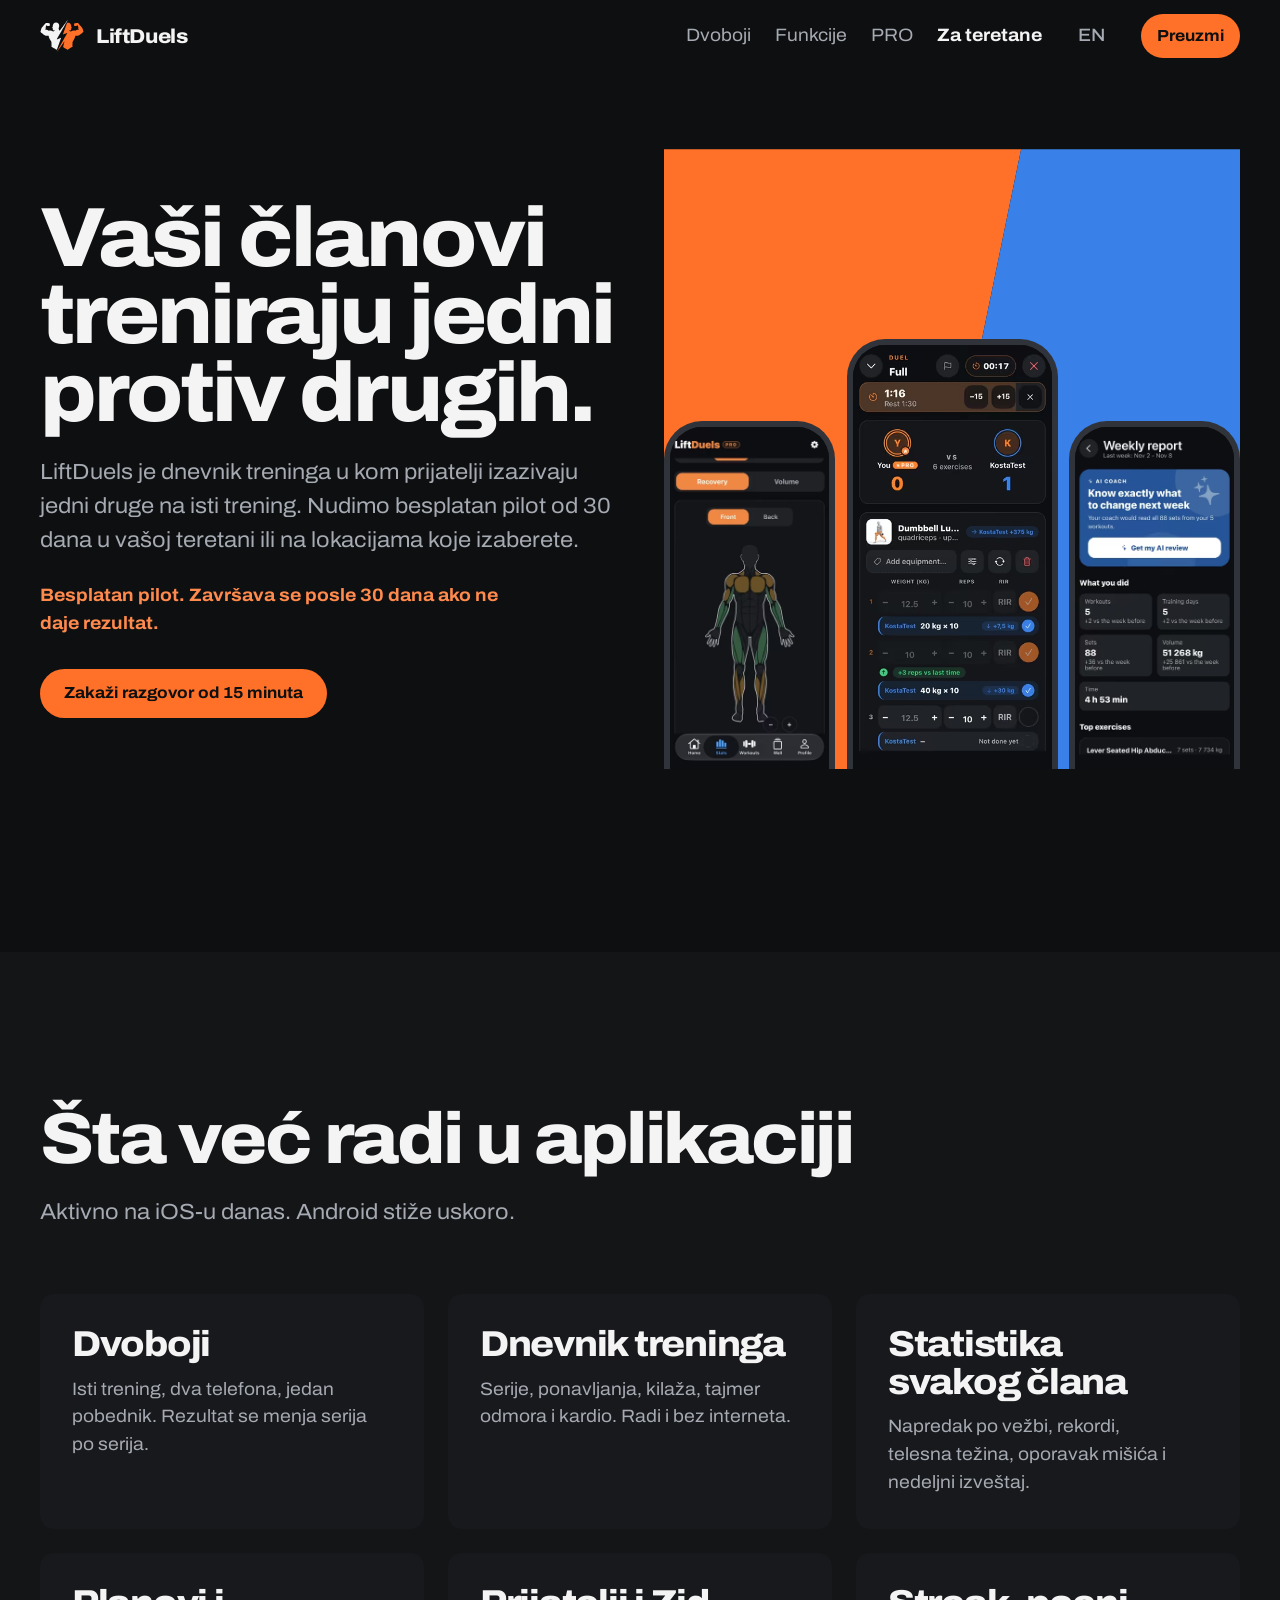
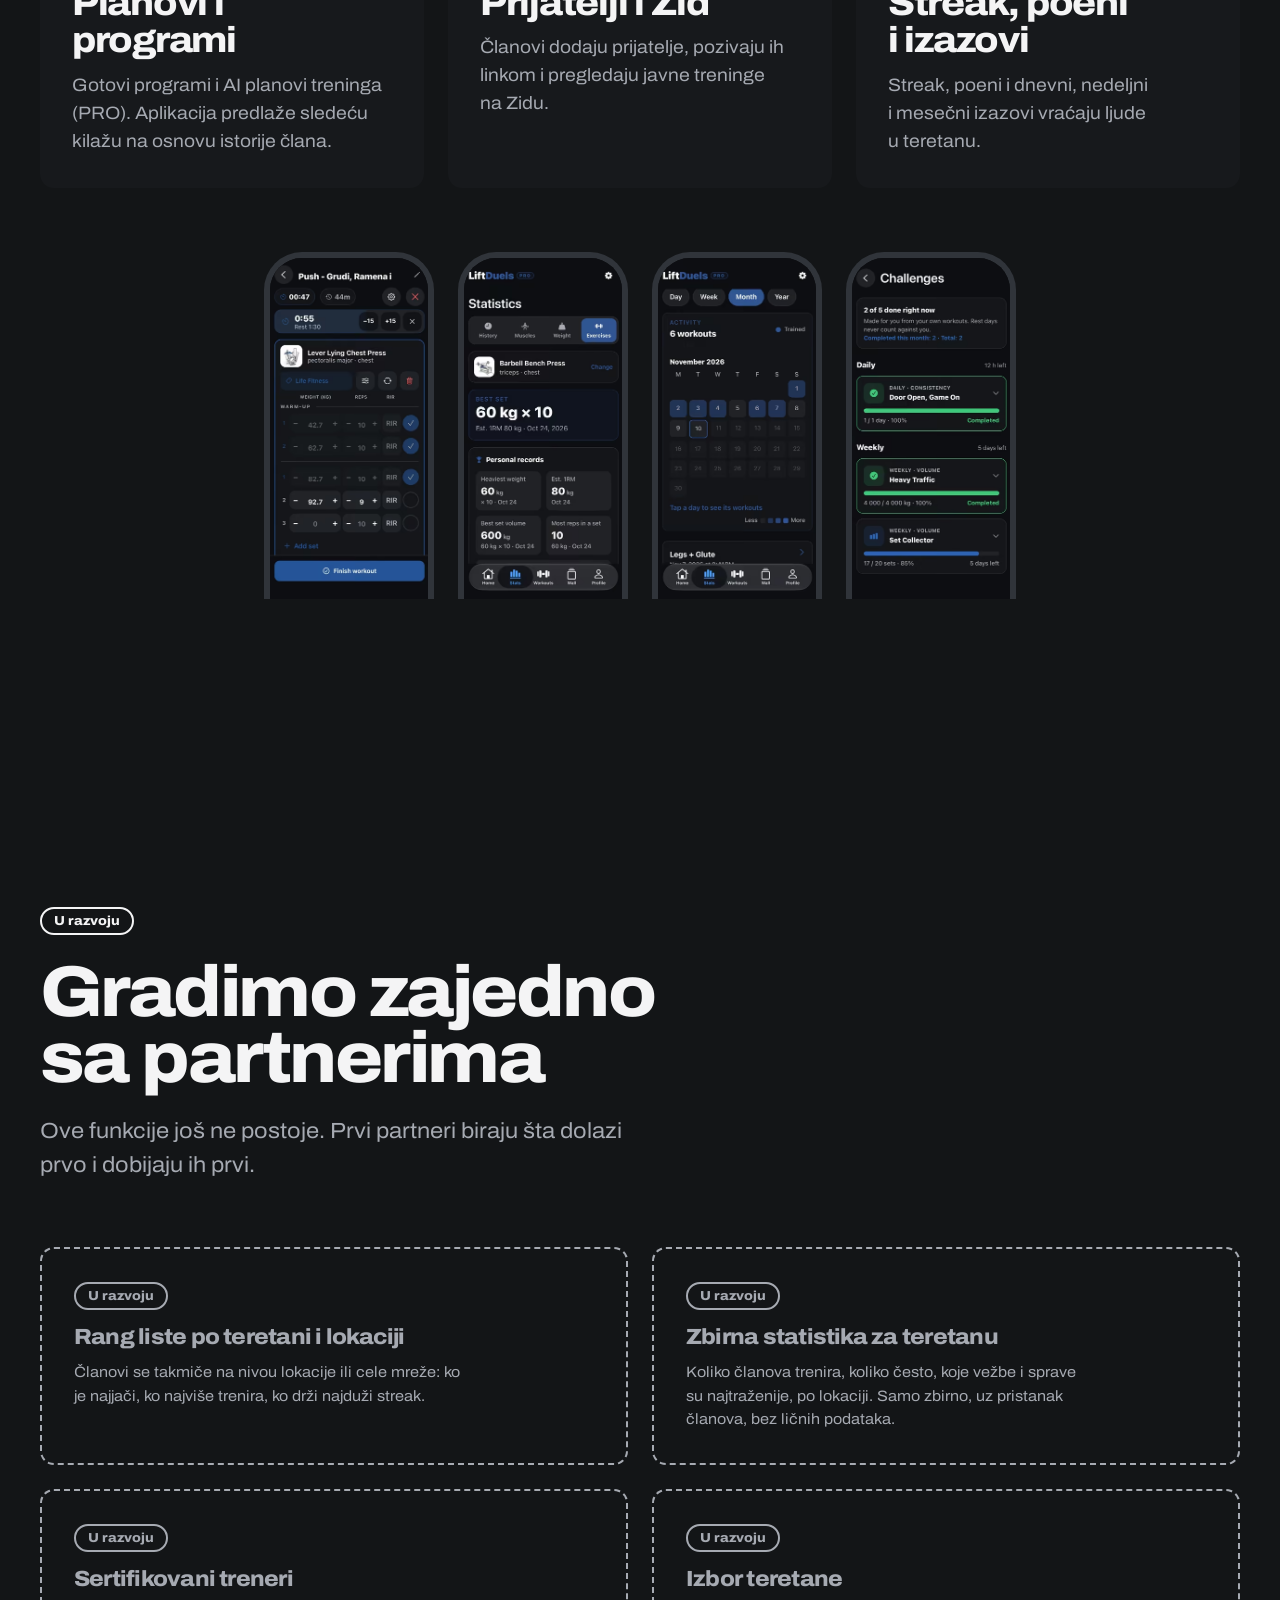
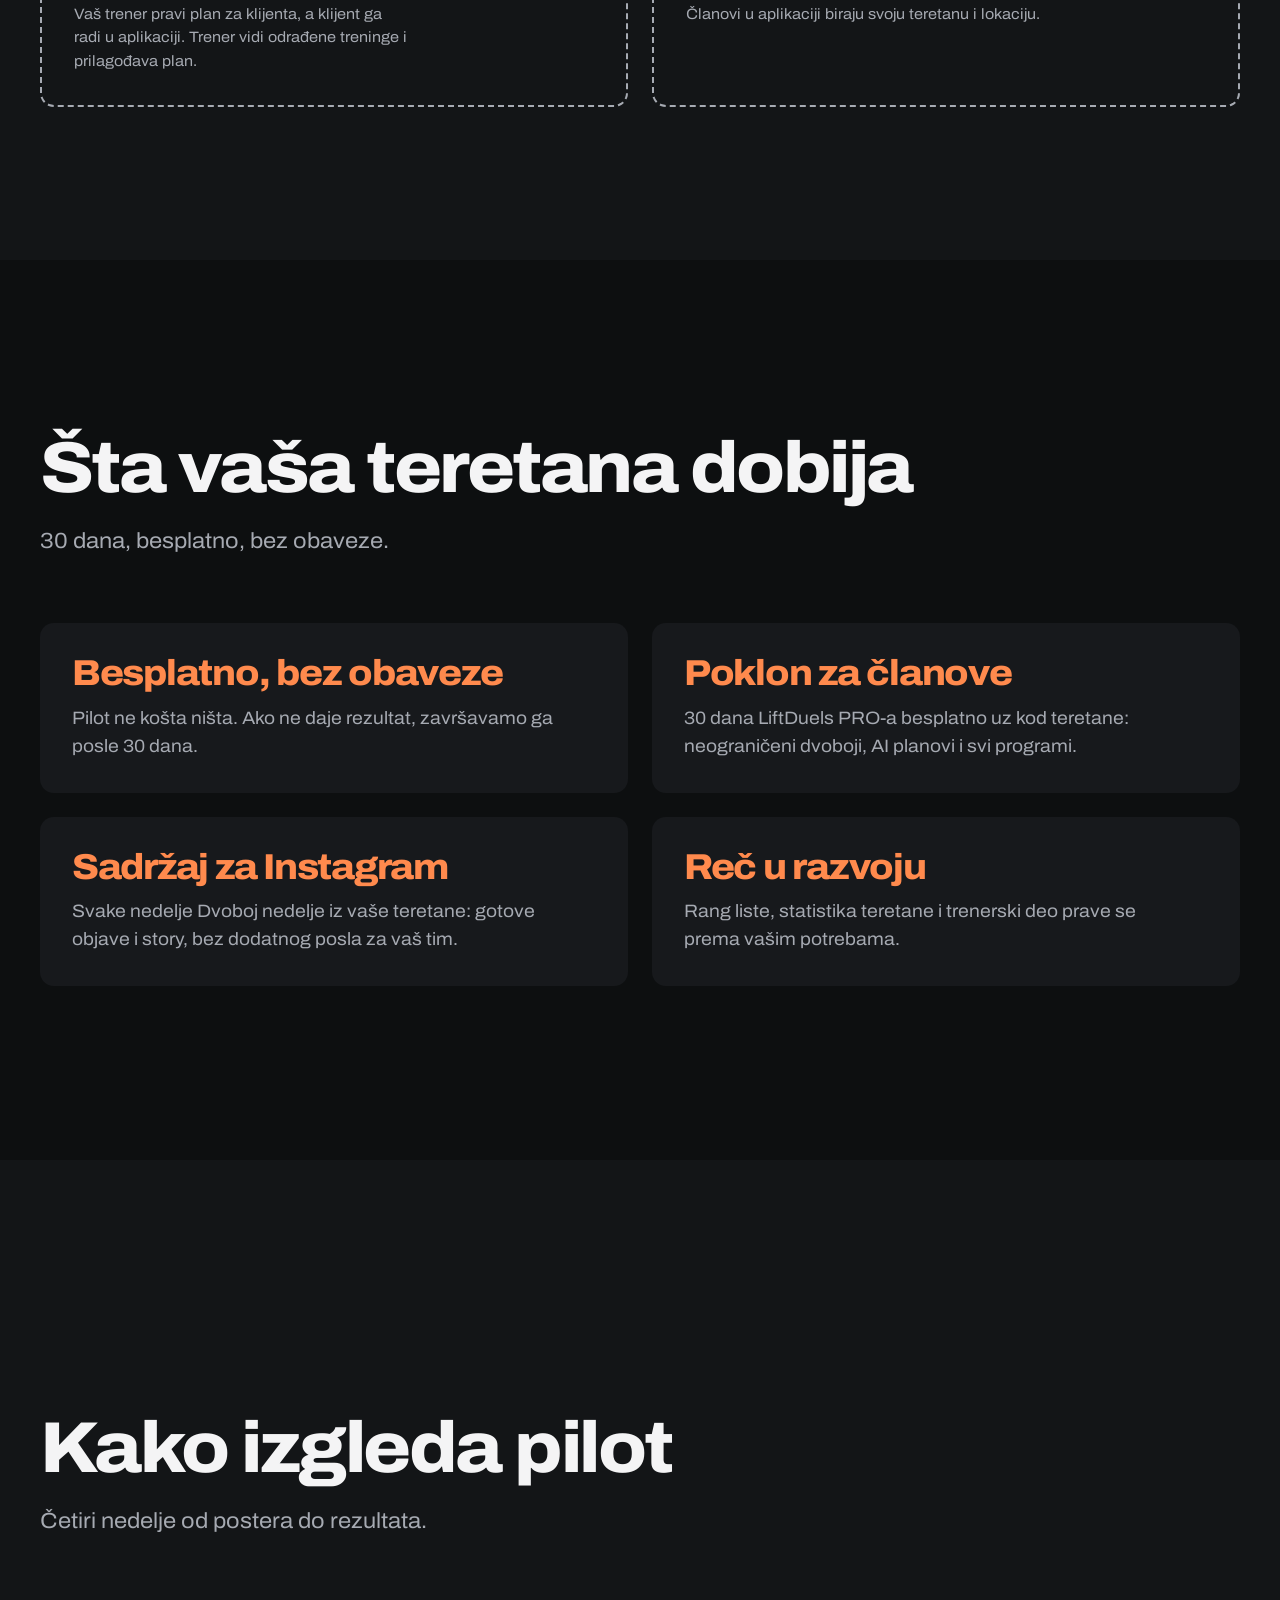
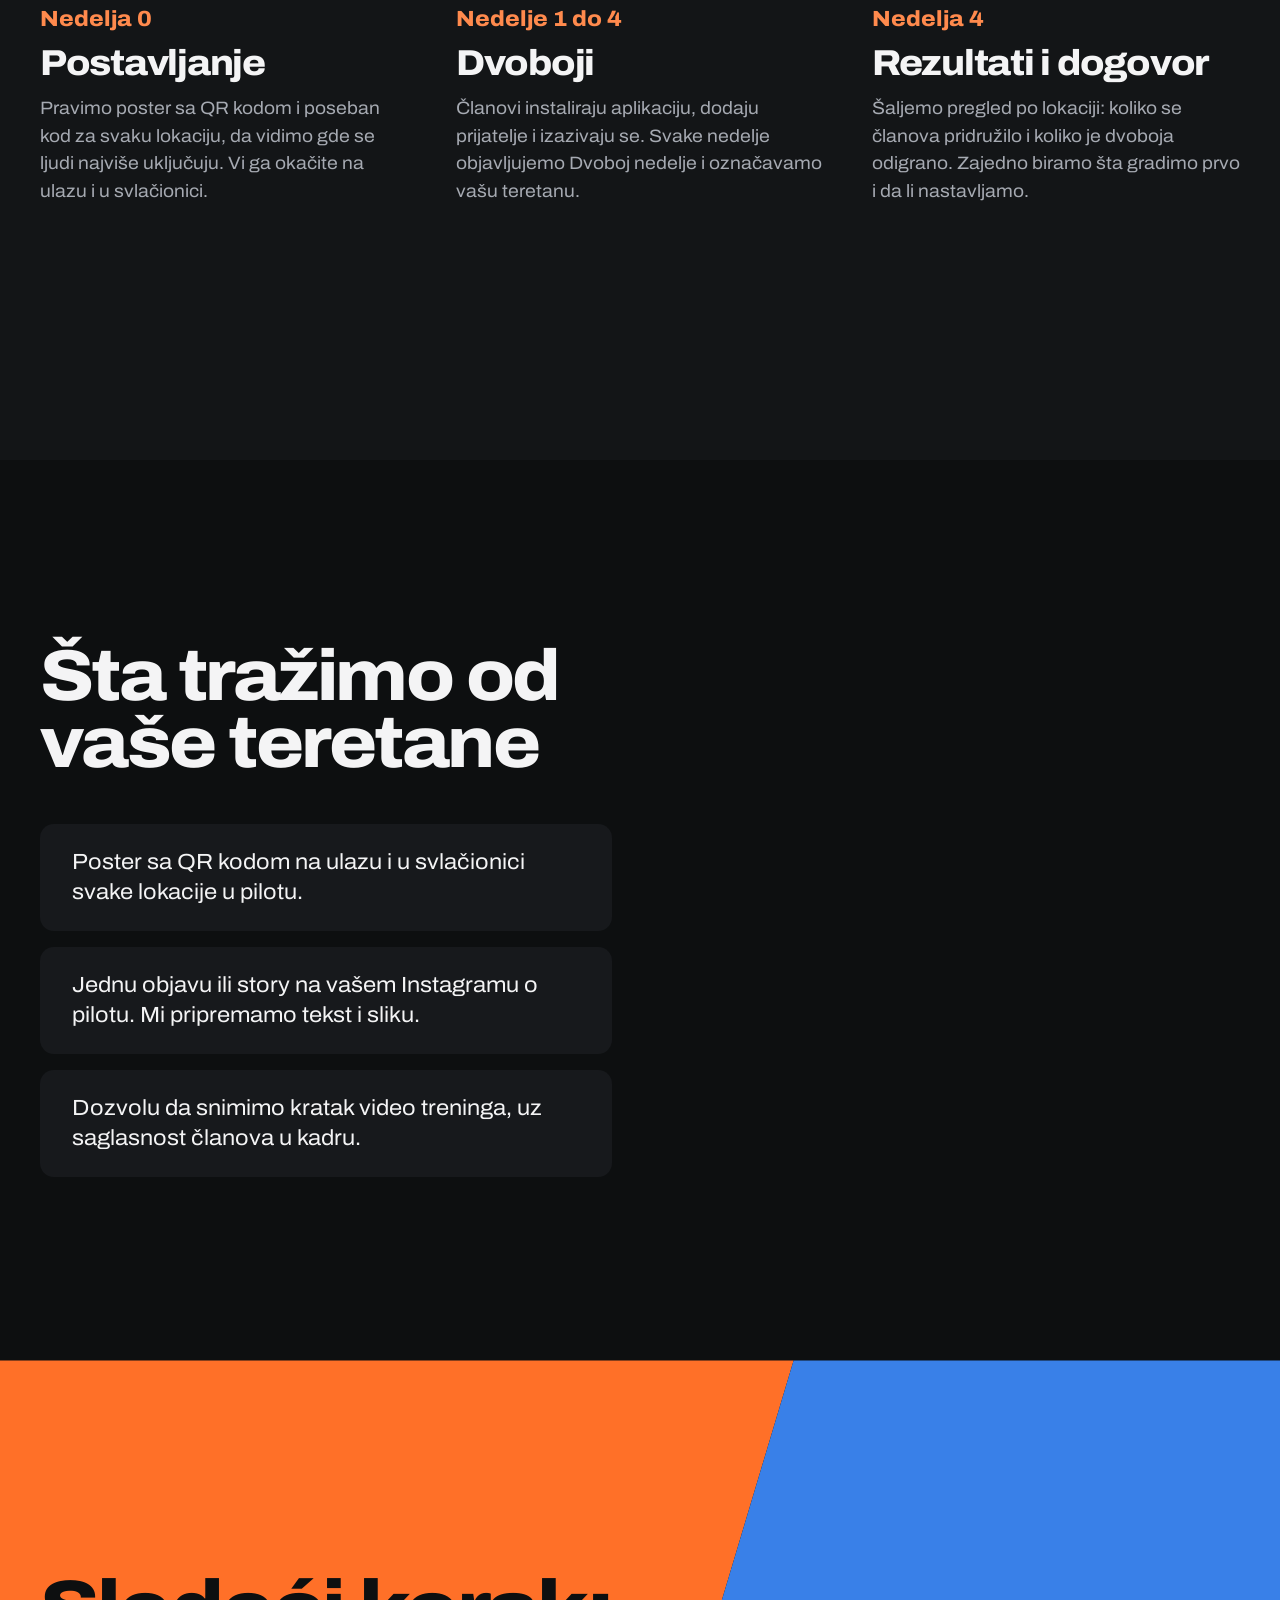
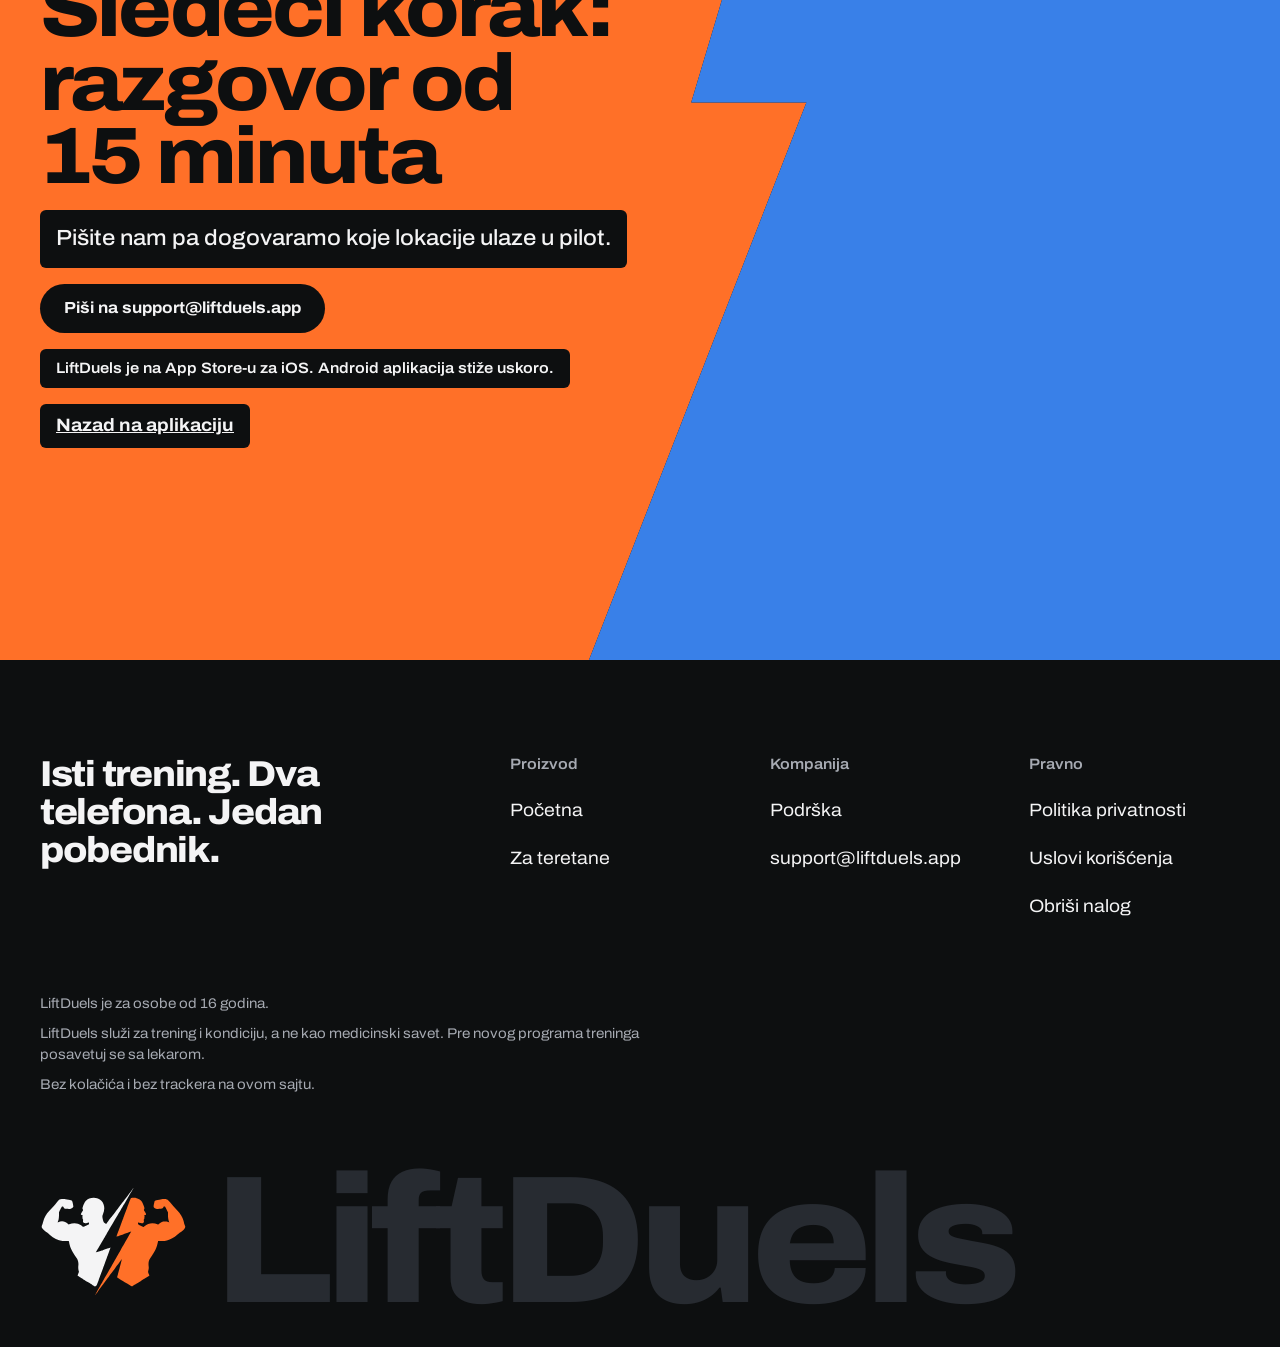
<file: sr/gyms/index.html>
<!doctype html>
<html lang="sr-Latn">
<head>
<meta charset="utf-8">
<meta name="viewport" content="width=device-width,initial-scale=1">
<title>LiftDuels za teretane: besplatan pilot 30 dana</title>
<meta name="description" content="Besplatan pilot od 30 dana za teretane: poster sa QR kodom po lokaciji, 30 dana PRO-a za članove i Dvoboj nedelje za vaš Instagram.">
<link rel="canonical" href="https://liftduels.app/sr/gyms/">
<link rel="alternate" hreflang="en" href="https://liftduels.app/gyms/">
<link rel="alternate" hreflang="sr" href="https://liftduels.app/sr/gyms/">
<link rel="alternate" hreflang="x-default" href="https://liftduels.app/gyms/">
<meta name="robots" content="index,follow,max-image-preview:large">
<meta name="color-scheme" content="dark">
<meta name="theme-color" content="#0D0F10">
<meta property="og:type" content="website">
<meta property="og:site_name" content="LiftDuels">
<meta property="og:url" content="https://liftduels.app/sr/gyms/">
<meta property="og:title" content="LiftDuels za teretane: članovi treniraju jedni protiv drugih">
<meta property="og:description" content="Besplatan pilot od 30 dana sa posterom i QR kodom, kodom teretane, PRO-om kao poklonom za članove i nedeljnim sadržajem za Instagram.">
<meta property="og:image" content="https://liftduels.app/assets/og-gyms-sr.jpg">
<meta property="og:image:width" content="1200">
<meta property="og:image:height" content="630">
<meta property="og:image:alt" content="LiftDuels: dnevnik treninga sa dvobojima snage">
<meta property="og:locale" content="sr_RS">
<meta property="og:locale:alternate" content="en_US">
<meta name="twitter:card" content="summary_large_image">
<meta name="twitter:title" content="LiftDuels za teretane: besplatan pilot 30 dana">
<meta name="twitter:description" content="Vaši članovi beleže treninge i izazivaju se. Probajte besplatno 30 dana.">
<meta name="twitter:image" content="https://liftduels.app/assets/og-gyms-sr.jpg">
<link rel="icon" href="/assets/favicon.svg" type="image/svg+xml">
<link rel="icon" href="/assets/favicon-32.png" sizes="32x32" type="image/png">
<link rel="apple-touch-icon" href="/assets/apple-touch-icon.png">
<link rel="manifest" href="/assets/site.webmanifest">
<link rel="preload" href="/fonts/archivo-var.woff2" as="font" type="font/woff2" crossorigin>

<link rel="stylesheet" href="/css/site.css">
<script>document.documentElement.className+=' js'</script>
<script type="application/ld+json">{"@context":"https://schema.org","@type":"Organization","@id":"https://liftduels.app/#org","name":"LiftDuels","url":"https://liftduels.app/","logo":"https://liftduels.app/assets/icon-512.png","contactPoint":[{"@type":"ContactPoint","contactType":"customer support","email":"support@liftduels.app","availableLanguage":["en","sr"]}]}</script>
<script type="application/ld+json">{"@context":"https://schema.org","@type":"WebSite","@id":"https://liftduels.app/sr/#website","name":"LiftDuels","url":"https://liftduels.app/sr/","inLanguage":"sr-Latn","publisher":{"@id":"https://liftduels.app/#org"}}</script>
<script type="application/ld+json">{"@context":"https://schema.org","@type":"WebPage","@id":"https://liftduels.app/sr/gyms/#page","url":"https://liftduels.app/sr/gyms/","name":"LiftDuels za teretane: besplatan pilot 30 dana","description":"Besplatan pilot od 30 dana za teretane: poster sa QR kodom po lokaciji, 30 dana PRO-a za članove i Dvoboj nedelje za vaš Instagram.","inLanguage":"sr-Latn","isPartOf":{"@id":"https://liftduels.app/sr/#website"}}</script>
<script type="application/ld+json">{"@context":"https://schema.org","@type":"BreadcrumbList","itemListElement":[{"@type":"ListItem","position":1,"name":"Početna","item":"https://liftduels.app/sr/"},{"@type":"ListItem","position":2,"name":"Za teretane","item":"https://liftduels.app/sr/gyms/"}]}</script>
</head>
<body>
<a class="skip" href="#main">Pređi na sadržaj</a>
<header class="wrap nav"><a class="brand" href="/sr/" aria-label="LiftDuels"><img class="" src="/assets/liftduel-mark.svg" width="44" height="28" alt="">LiftDuels</a>
<nav class="nav__r" aria-label="Glavni meni">
<a class="l" href="/sr/#duels">Dvoboji</a><a class="l" href="/sr/#features">Funkcije</a><a class="l" href="/sr/#pro">PRO</a><a class="l" href="/sr/gyms/" aria-current="page">Za teretane</a>
<a class="lang" href="/gyms/" hreflang="en" lang="en" aria-label="English">EN</a>
<a class="btn" href="https://apps.apple.com/app/id6825331857" rel="noopener">Preuzmi</a></nav></header>
<main id="main">
<section class="slide cover"><div class="wrap cover__grid"><div class="cover__txt"><h1>Vaši članovi treniraju jedni protiv drugih.</h1><p class="sub">LiftDuels je dnevnik treninga u kom prijatelji izazivaju jedni druge na isti trening. Nudimo besplatan pilot od 30 dana u vašoj teretani ili na lokacijama koje izaberete.</p><p class="cover__line you-t">Besplatan pilot. Završava se posle 30 dana ako ne daje rezultat.</p><a class="btn" href="mailto:support@liftduels.app?subject=LiftDuels%20pilot%20za%20teretanu">Zakaži razgovor od 15 minuta</a></div>
<div class="fan" aria-label="Dvoboj uživo u LiftDuels-u: tvoje serije pored prijateljevih, rezultat i tajmer odmora."><figure class="phone " style="--w:210;--ar:540/1102"><picture><source type="image/avif" srcset="/assets/img/muscle-new-360.avif 360w, /assets/img/muscle-new-540.avif 540w, /assets/img/muscle-new-720.avif 720w" sizes="(max-width: 600px) 210px, 210px"><source type="image/webp" srcset="/assets/img/muscle-new-360.webp 360w, /assets/img/muscle-new-540.webp 540w, /assets/img/muscle-new-720.webp 720w" sizes="(max-width: 600px) 210px, 210px"><img src="/assets/img/muscle-new-540.webp" width="540" height="1102" alt="Mapa oporavka mišića, spreda i otpozadi, pokazuje koji su mišići oporavljeni." loading="lazy" decoding="async"></picture></figure><figure class="phone " style="--w:260;--ar:540/1102"><picture><source type="image/avif" srcset="/assets/img/active-duel-360.avif 360w, /assets/img/active-duel-540.avif 540w, /assets/img/active-duel-720.avif 720w" sizes="(max-width: 600px) 260px, 260px"><source type="image/webp" srcset="/assets/img/active-duel-360.webp 360w, /assets/img/active-duel-540.webp 540w, /assets/img/active-duel-720.webp 720w" sizes="(max-width: 600px) 260px, 260px"><img src="/assets/img/active-duel-540.webp" width="540" height="1102" alt="Dvoboj uživo u LiftDuels-u: tvoje serije pored prijateljevih, rezultat i tajmer odmora." fetchpriority="high" decoding="async"></picture></figure><figure class="phone " style="--w:210;--ar:540/1102"><picture><source type="image/avif" srcset="/assets/img/weekly-report-360.avif 360w, /assets/img/weekly-report-540.avif 540w, /assets/img/weekly-report-720.avif 720w" sizes="(max-width: 600px) 210px, 210px"><source type="image/webp" srcset="/assets/img/weekly-report-360.webp 360w, /assets/img/weekly-report-540.webp 540w, /assets/img/weekly-report-720.webp 720w" sizes="(max-width: 600px) 210px, 210px"><img src="/assets/img/weekly-report-540.webp" width="540" height="1102" alt="Nedeljni izveštaj sa treninzima, serijama, volumenom i vremenom u odnosu na prethodnu nedelju." loading="lazy" decoding="async"></picture></figure></div></div></section>
<section class="slide slide--alt" id="works"><div class="wrap"><h2>Šta već radi u aplikaciji</h2><p class="sub">Aktivno na iOS-u danas. Android stiže uskoro.</p><div class="cards cards--3"><article class="card rv" style="--i:0"><h3>Dvoboji</h3><p>Isti trening, dva telefona, jedan pobednik. Rezultat se menja serija po serija.</p></article><article class="card rv" style="--i:1"><h3>Dnevnik treninga</h3><p>Serije, ponavljanja, kilaža, tajmer odmora i kardio. Radi i bez interneta.</p></article><article class="card rv" style="--i:2"><h3>Statistika svakog člana</h3><p>Napredak po vežbi, rekordi, telesna težina, oporavak mišića i nedeljni izveštaj.</p></article><article class="card rv" style="--i:3"><h3>Planovi i programi</h3><p>Gotovi programi i AI planovi treninga (PRO). Aplikacija predlaže sledeću kilažu na osnovu istorije člana.</p></article><article class="card rv" style="--i:4"><h3>Prijatelji i Zid</h3><p>Članovi dodaju prijatelje, pozivaju ih linkom i pregledaju javne treninge na Zidu.</p></article><article class="card rv" style="--i:5"><h3>Streak, poeni i izazovi</h3><p>Streak, poeni i dnevni, nedeljni i mesečni izazovi vraćaju ljude u teretanu.</p></article></div>
<div class="minis" aria-hidden="false"><figure class="phone " style="--w:170;--ar:540/1102"><picture><source type="image/avif" srcset="/assets/img/active-workout-360.avif 360w, /assets/img/active-workout-540.avif 540w, /assets/img/active-workout-720.avif 720w" sizes="(max-width: 600px) 170px, 170px"><source type="image/webp" srcset="/assets/img/active-workout-360.webp 360w, /assets/img/active-workout-540.webp 540w, /assets/img/active-workout-720.webp 720w" sizes="(max-width: 600px) 170px, 170px"><img src="/assets/img/active-workout-540.webp" width="540" height="1102" alt="Beleženje treninga: kilaža i ponavljanja za svaku seriju, zagrevanje i tajmer odmora." loading="lazy" decoding="async"></picture></figure><figure class="phone " style="--w:170;--ar:540/1102"><picture><source type="image/avif" srcset="/assets/img/exercises-statitstics-360.avif 360w, /assets/img/exercises-statitstics-540.avif 540w, /assets/img/exercises-statitstics-720.avif 720w" sizes="(max-width: 600px) 170px, 170px"><source type="image/webp" srcset="/assets/img/exercises-statitstics-360.webp 360w, /assets/img/exercises-statitstics-540.webp 540w, /assets/img/exercises-statitstics-720.webp 720w" sizes="(max-width: 600px) 170px, 170px"><img src="/assets/img/exercises-statitstics-540.webp" width="540" height="1102" alt="Statistika vežbe (bench press): najbolja serija, procenjeni maksimum za jedno ponavljanje i napredak." loading="lazy" decoding="async"></picture></figure><figure class="phone " style="--w:170;--ar:540/1102"><picture><source type="image/avif" srcset="/assets/img/monthly-history-360.avif 360w, /assets/img/monthly-history-540.avif 540w, /assets/img/monthly-history-720.avif 720w" sizes="(max-width: 600px) 170px, 170px"><source type="image/webp" srcset="/assets/img/monthly-history-360.webp 360w, /assets/img/monthly-history-540.webp 540w, /assets/img/monthly-history-720.webp 720w" sizes="(max-width: 600px) 170px, 170px"><img src="/assets/img/monthly-history-540.webp" width="540" height="1102" alt="Mesečni kalendar treninga sa istaknutim danima kada si trenirao." loading="lazy" decoding="async"></picture></figure><figure class="phone " style="--w:170;--ar:540/1102"><picture><source type="image/avif" srcset="/assets/img/img_6550-360.avif 360w, /assets/img/img_6550-540.avif 540w, /assets/img/img_6550-720.avif 720w" sizes="(max-width: 600px) 170px, 170px"><source type="image/webp" srcset="/assets/img/img_6550-360.webp 360w, /assets/img/img_6550-540.webp 540w, /assets/img/img_6550-720.webp 720w" sizes="(max-width: 600px) 170px, 170px"><img src="/assets/img/img_6550-540.webp" width="540" height="1102" alt="Izazovi sa dnevnim i nedeljnim ciljevima, trakama napretka i završenim značkama." loading="lazy" decoding="async"></picture></figure></div></div></section>
<section class="slide devband" id="in-development"><div class="wrap"><span class="pill tag">U razvoju</span><h2>Gradimo zajedno sa partnerima</h2><p class="sub">Ove funkcije još ne postoje. Prvi partneri biraju šta dolazi prvo i dobijaju ih prvi.</p><div class="cards"><article class="card card--dev rv" style="--i:0"><span class="pill">U razvoju</span><h3>Rang liste po teretani i lokaciji</h3><p>Članovi se takmiče na nivou lokacije ili cele mreže: ko je najjači, ko najviše trenira, ko drži najduži streak.</p></article><article class="card card--dev rv" style="--i:1"><span class="pill">U razvoju</span><h3>Zbirna statistika za teretanu</h3><p>Koliko članova trenira, koliko često, koje vežbe i sprave su najtraženije, po lokaciji. Samo zbirno, uz pristanak članova, bez ličnih podataka.</p></article><article class="card card--dev rv" style="--i:2"><span class="pill">U razvoju</span><h3>Sertifikovani treneri</h3><p>Vaš trener pravi plan za klijenta, a klijent ga radi u aplikaciji. Trener vidi odrađene treninge i prilagođava plan.</p></article><article class="card card--dev rv" style="--i:3"><span class="pill">U razvoju</span><h3>Izbor teretane</h3><p>Članovi u aplikaciji biraju svoju teretanu i lokaciju.</p></article></div></div></section>
<section class="slide" id="pilot"><div class="wrap"><h2>Šta vaša teretana dobija</h2><p class="sub">30 dana, besplatno, bez obaveze.</p><div class="cards"><article class="card card--pilot rv" style="--i:0"><h3>Besplatno, bez obaveze</h3><p>Pilot ne košta ništa. Ako ne daje rezultat, završavamo ga posle 30 dana.</p></article><article class="card card--pilot rv" style="--i:1"><h3>Poklon za članove</h3><p>30 dana LiftDuels PRO-a besplatno uz kod teretane: neograničeni dvoboji, AI planovi i svi programi.</p></article><article class="card card--pilot rv" style="--i:2"><h3>Sadržaj za Instagram</h3><p>Svake nedelje Dvoboj nedelje iz vaše teretane: gotove objave i story, bez dodatnog posla za vaš tim.</p></article><article class="card card--pilot rv" style="--i:3"><h3>Reč u razvoju</h3><p>Rang liste, statistika teretane i trenerski deo prave se prema vašim potrebama.</p></article></div></div></section>
<section class="slide slide--alt" id="steps"><div class="wrap"><h2>Kako izgleda pilot</h2><p class="sub">Četiri nedelje od postera do rezultata.</p><ol class="gsteps"><li class="gstep rv" style="--i:0"><span class="wk">Nedelja 0</span><h3>Postavljanje</h3><p>Pravimo poster sa QR kodom i poseban kod za svaku lokaciju, da vidimo gde se ljudi najviše uključuju. Vi ga okačite na ulazu i u svlačionici.</p></li><li class="gstep rv" style="--i:1"><span class="wk">Nedelje 1 do 4</span><h3>Dvoboji</h3><p>Članovi instaliraju aplikaciju, dodaju prijatelje i izazivaju se. Svake nedelje objavljujemo Dvoboj nedelje i označavamo vašu teretanu.</p></li><li class="gstep rv" style="--i:2"><span class="wk">Nedelja 4</span><h3>Rezultati i dogovor</h3><p>Šaljemo pregled po lokaciji: koliko se članova pridružilo i koliko je dvoboja odigrano. Zajedno biramo šta gradimo prvo i da li nastavljamo.</p></li></ol></div></section>
<section class="slide" id="ask"><div class="wrap"><h2>Šta tražimo od vaše teretane</h2><ul class="ask"><li class="rv">Poster sa QR kodom na ulazu i u svlačionici svake lokacije u pilotu.</li><li class="rv">Jednu objavu ili story na vašem Instagramu o pilotu. Mi pripremamo tekst i sliku.</li><li class="rv">Dozvolu da snimimo kratak video treninga, uz saglasnost članova u kadru.</li></ul></div></section>
<section class="slide contact" id="contact"><div class="wrap"><h2>Sledeći korak: razgovor od 15 minuta</h2><p class="sub">Pišite nam pa dogovaramo koje lokacije ulaze u pilot.</p><a class="btn" href="mailto:support@liftduels.app?subject=LiftDuels%20pilot%20za%20teretanu">Piši na support@liftduels.app</a><p class="note">LiftDuels je na App Store-u za iOS. Android aplikacija stiže uskoro.</p><a class="back" href="/sr/">Nazad na aplikaciju</a></div></section>
</main>
<footer class="foot"><div class="wrap"><div class="foot__grid">
<div><p class="foot__tag">Isti trening. Dva telefona. Jedan pobednik.</p></div>
<div><h2>Proizvod</h2><ul><li><a href="/sr/">Početna</a></li><li><a href="/sr/gyms/">Za teretane</a></li></ul></div>
<div><h2>Kompanija</h2><ul><li><a href="/sr/support.html">Podrška</a></li><li><a href="mailto:support@liftduels.app">support@liftduels.app</a></li></ul></div>
<div><h2>Pravno</h2><ul><li><a href="/sr/privacy.html">Politika privatnosti</a></li><li><a href="/sr/terms.html">Uslovi korišćenja</a></li><li><a href="/sr/delete-account.html">Obriši nalog</a></li></ul></div>
</div>
<div class="foot__small"><p>LiftDuels je za osobe od 16 godina.</p><p>LiftDuels služi za trening i kondiciju, a ne kao medicinski savet. Pre novog programa treninga posavetuj se sa lekarom.</p><p>Bez kolačića i bez trackera na ovom sajtu.</p></div>
<div class="foot__mark" aria-hidden="true"><img class="" src="/assets/liftduel-mark.svg" width="140" height="90" alt="">LiftDuels</div></div></footer>
<script src="/js/site.js" defer></script>
</body>
</html>
</file>
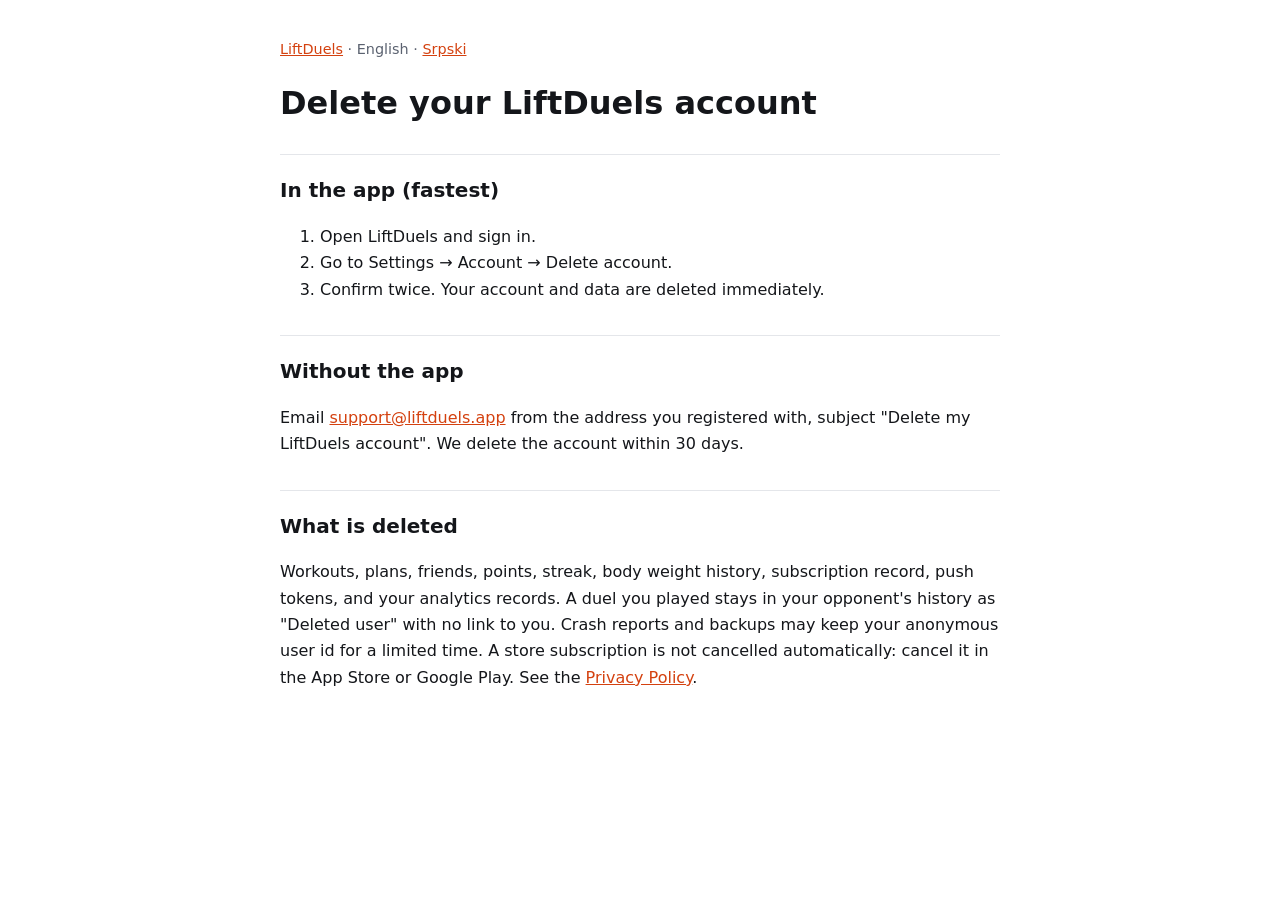
<file: delete-account.html>
<!doctype html><html lang="en"><head><meta charset="utf-8"><meta name="viewport" content="width=device-width,initial-scale=1"><title>Delete your LiftDuels account</title><link rel="stylesheet" href="style.css"></head><body><main>
<p class="lang"><a href="index.html">LiftDuels</a> · English · <a href="sr/delete-account.html">Srpski</a></p>
<h1>Delete your LiftDuels account</h1>
<h2>In the app (fastest)</h2>
<ol><li>Open LiftDuels and sign in.</li><li>Go to Settings → Account → Delete account.</li><li>Confirm twice. Your account and data are deleted immediately.</li></ol>
<h2>Without the app</h2>
<p>Email <a href="mailto:support@liftduels.app?subject=Delete%20my%20LiftDuels%20account">support@liftduels.app</a> from the address you registered with, subject "Delete my LiftDuels account". We delete the account within 30 days.</p>
<h2>What is deleted</h2>
<p>Workouts, plans, friends, points, streak, body weight history, subscription record, push tokens, and your analytics records. A duel you played stays in your opponent's history as "Deleted user" with no link to you. Crash reports and backups may keep your anonymous user id for a limited time. A store subscription is not cancelled automatically: cancel it in the App Store or Google Play. See the <a href="privacy.html">Privacy Policy</a>.</p>
</main></body></html>
</file>
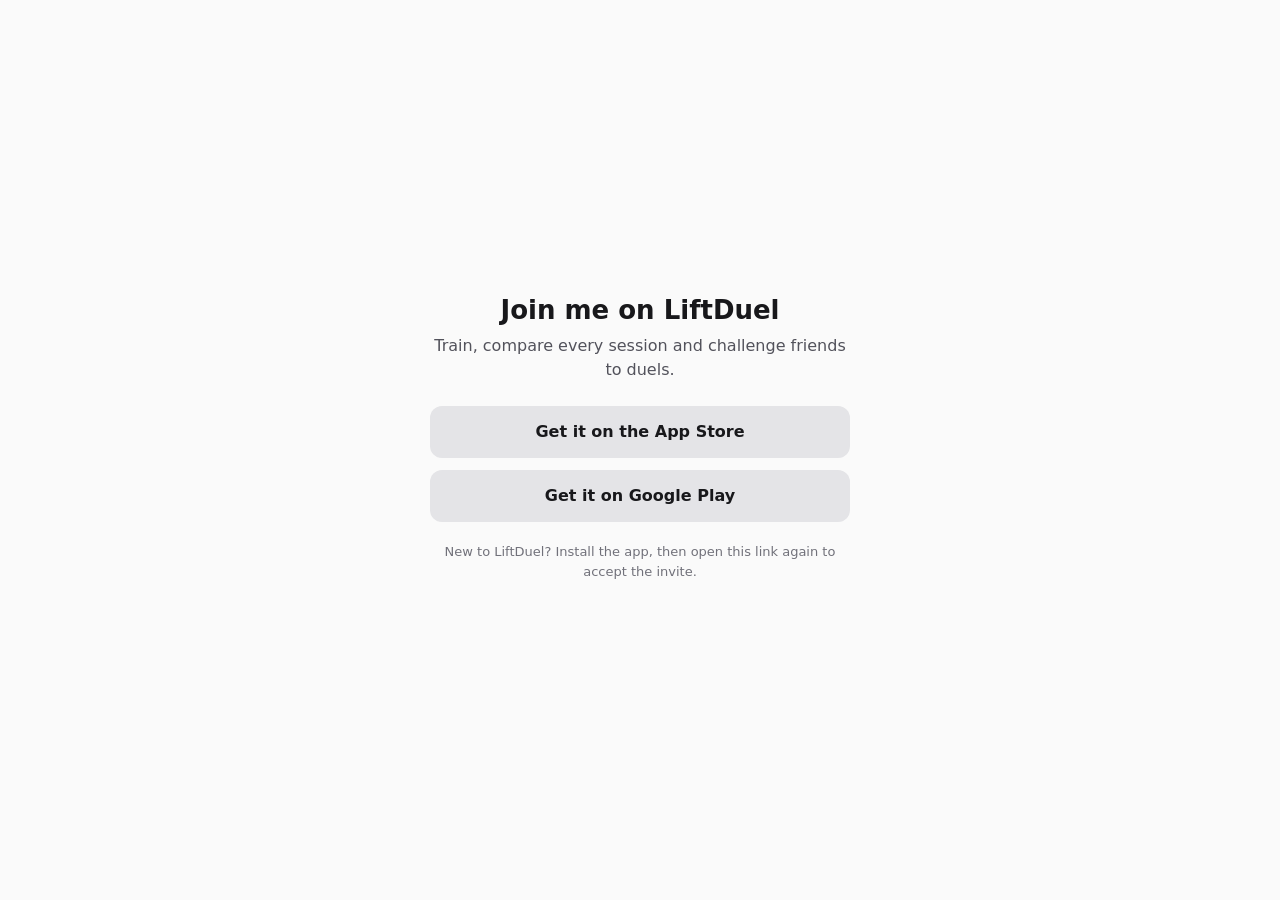
<file: invite.html>
<!doctype html>
<meta charset="utf-8">
<title>LiftDuel invite</title>
<meta name="robots" content="noindex">
<script>location.replace('/invite/' + location.search);</script>
<noscript><a href="/invite/">Continue</a></noscript>
</file>
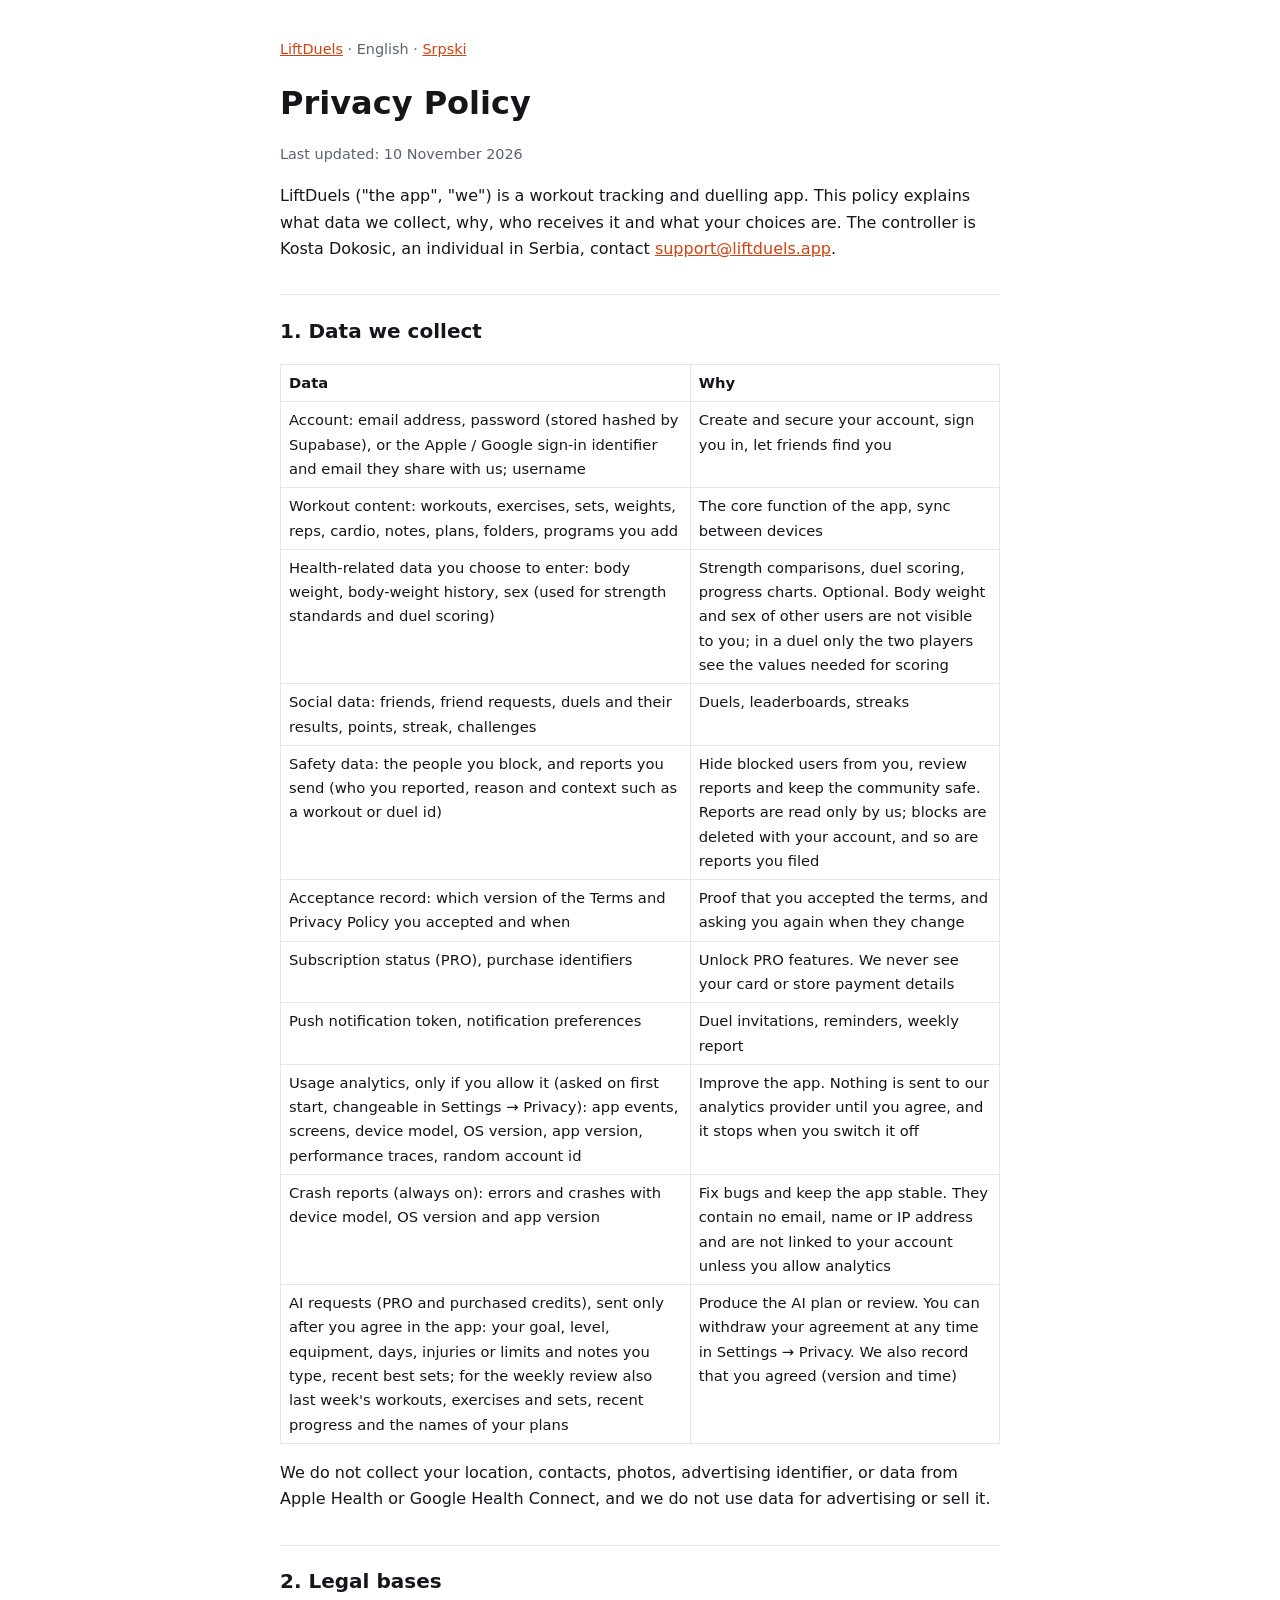
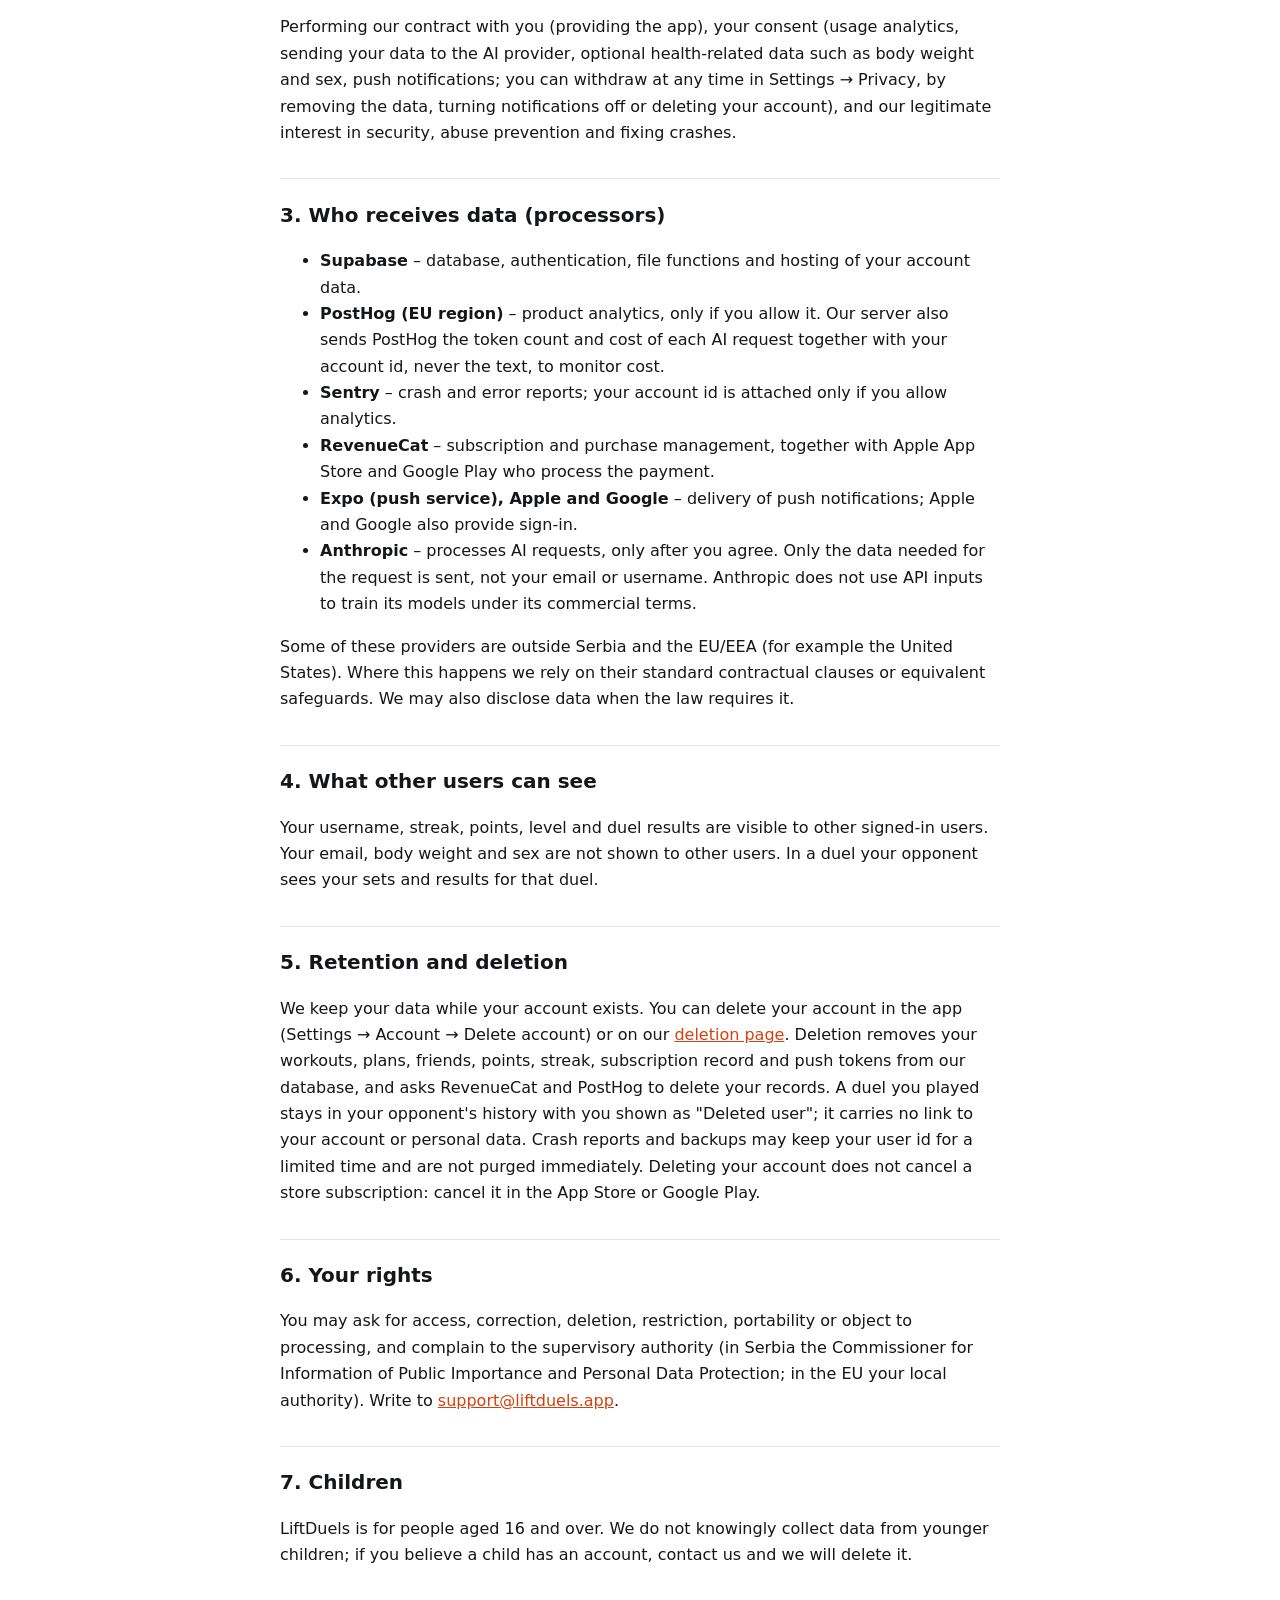
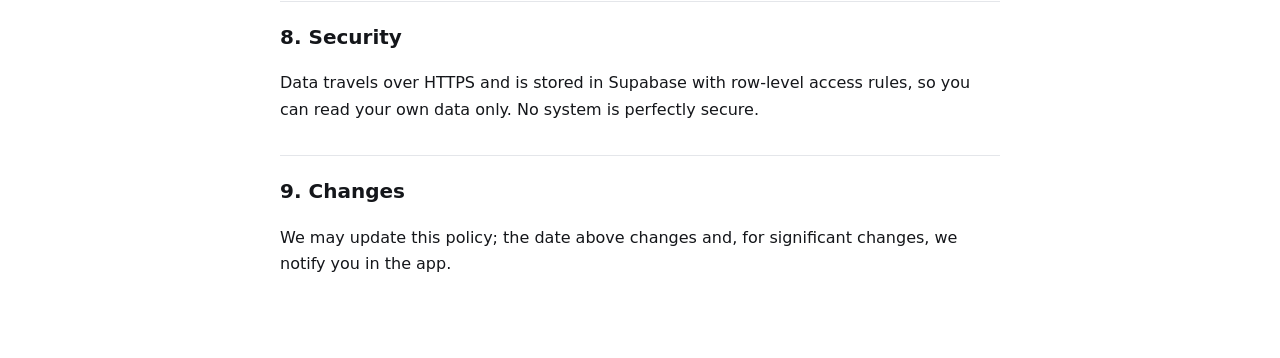
<file: privacy.html>
<!doctype html><html lang="en"><head><meta charset="utf-8"><meta name="viewport" content="width=device-width,initial-scale=1"><title>LiftDuels Privacy Policy</title><link rel="stylesheet" href="style.css"></head><body><main>
<p class="lang"><a href="index.html">LiftDuels</a> · English · <a href="sr/privacy.html">Srpski</a></p>
<h1>Privacy Policy</h1>
<p class="meta">Last updated: 10 November 2026</p>
<p>LiftDuels ("the app", "we") is a workout tracking and duelling app. This policy explains what data we collect, why, who receives it and what your choices are. The controller is Kosta Dokosic, an individual in Serbia, contact <a href="mailto:support@liftduels.app">support@liftduels.app</a>.</p>

<h2>1. Data we collect</h2>
<table>
<tr><th>Data</th><th>Why</th></tr>
<tr><td>Account: email address, password (stored hashed by Supabase), or the Apple / Google sign-in identifier and email they share with us; username</td><td>Create and secure your account, sign you in, let friends find you</td></tr>
<tr><td>Workout content: workouts, exercises, sets, weights, reps, cardio, notes, plans, folders, programs you add</td><td>The core function of the app, sync between devices</td></tr>
<tr><td>Health-related data you choose to enter: body weight, body-weight history, sex (used for strength standards and duel scoring)</td><td>Strength comparisons, duel scoring, progress charts. Optional. Body weight and sex of other users are not visible to you; in a duel only the two players see the values needed for scoring</td></tr>
<tr><td>Social data: friends, friend requests, duels and their results, points, streak, challenges</td><td>Duels, leaderboards, streaks</td></tr>
<tr><td>Safety data: the people you block, and reports you send (who you reported, reason and context such as a workout or duel id)</td><td>Hide blocked users from you, review reports and keep the community safe. Reports are read only by us; blocks are deleted with your account, and so are reports you filed</td></tr>
<tr><td>Acceptance record: which version of the Terms and Privacy Policy you accepted and when</td><td>Proof that you accepted the terms, and asking you again when they change</td></tr>
<tr><td>Subscription status (PRO), purchase identifiers</td><td>Unlock PRO features. We never see your card or store payment details</td></tr>
<tr><td>Push notification token, notification preferences</td><td>Duel invitations, reminders, weekly report</td></tr>
<tr><td>Usage analytics, only if you allow it (asked on first start, changeable in Settings → Privacy): app events, screens, device model, OS version, app version, performance traces, random account id</td><td>Improve the app. Nothing is sent to our analytics provider until you agree, and it stops when you switch it off</td></tr>
<tr><td>Crash reports (always on): errors and crashes with device model, OS version and app version</td><td>Fix bugs and keep the app stable. They contain no email, name or IP address and are not linked to your account unless you allow analytics</td></tr>
<tr><td>AI requests (PRO and purchased credits), sent only after you agree in the app: your goal, level, equipment, days, injuries or limits and notes you type, recent best sets; for the weekly review also last week's workouts, exercises and sets, recent progress and the names of your plans</td><td>Produce the AI plan or review. You can withdraw your agreement at any time in Settings → Privacy. We also record that you agreed (version and time)</td></tr>
</table>
<p>We do not collect your location, contacts, photos, advertising identifier, or data from Apple Health or Google Health Connect, and we do not use data for advertising or sell it.</p>

<h2>2. Legal bases</h2>
<p>Performing our contract with you (providing the app), your consent (usage analytics, sending your data to the AI provider, optional health-related data such as body weight and sex, push notifications; you can withdraw at any time in Settings → Privacy, by removing the data, turning notifications off or deleting your account), and our legitimate interest in security, abuse prevention and fixing crashes.</p>

<h2>3. Who receives data (processors)</h2>
<ul>
<li><b>Supabase</b> – database, authentication, file functions and hosting of your account data.</li>
<li><b>PostHog (EU region)</b> – product analytics, only if you allow it. Our server also sends PostHog the token count and cost of each AI request together with your account id, never the text, to monitor cost.</li>
<li><b>Sentry</b> – crash and error reports; your account id is attached only if you allow analytics.</li>
<li><b>RevenueCat</b> – subscription and purchase management, together with Apple App Store and Google Play who process the payment.</li>
<li><b>Expo (push service), Apple and Google</b> – delivery of push notifications; Apple and Google also provide sign-in.</li>
<li><b>Anthropic</b> – processes AI requests, only after you agree. Only the data needed for the request is sent, not your email or username. Anthropic does not use API inputs to train its models under its commercial terms.</li>
</ul>
<p>Some of these providers are outside Serbia and the EU/EEA (for example the United States). Where this happens we rely on their standard contractual clauses or equivalent safeguards. We may also disclose data when the law requires it.</p>

<h2>4. What other users can see</h2>
<p>Your username, streak, points, level and duel results are visible to other signed-in users. Your email, body weight and sex are not shown to other users. In a duel your opponent sees your sets and results for that duel.</p>

<h2>5. Retention and deletion</h2>
<p>We keep your data while your account exists. You can delete your account in the app (Settings → Account → Delete account) or on our <a href="delete-account.html">deletion page</a>. Deletion removes your workouts, plans, friends, points, streak, subscription record and push tokens from our database, and asks RevenueCat and PostHog to delete your records. A duel you played stays in your opponent's history with you shown as "Deleted user"; it carries no link to your account or personal data. Crash reports and backups may keep your user id for a limited time and are not purged immediately. Deleting your account does not cancel a store subscription: cancel it in the App Store or Google Play.</p>

<h2>6. Your rights</h2>
<p>You may ask for access, correction, deletion, restriction, portability or object to processing, and complain to the supervisory authority (in Serbia the Commissioner for Information of Public Importance and Personal Data Protection; in the EU your local authority). Write to <a href="mailto:support@liftduels.app">support@liftduels.app</a>.</p>

<h2>7. Children</h2>
<p>LiftDuels is for people aged 16 and over. We do not knowingly collect data from younger children; if you believe a child has an account, contact us and we will delete it.</p>

<h2>8. Security</h2>
<p>Data travels over HTTPS and is stored in Supabase with row-level access rules, so you can read your own data only. No system is perfectly secure.</p>

<h2>9. Changes</h2>
<p>We may update this policy; the date above changes and, for significant changes, we notify you in the app.</p>
</main></body></html>
</file>
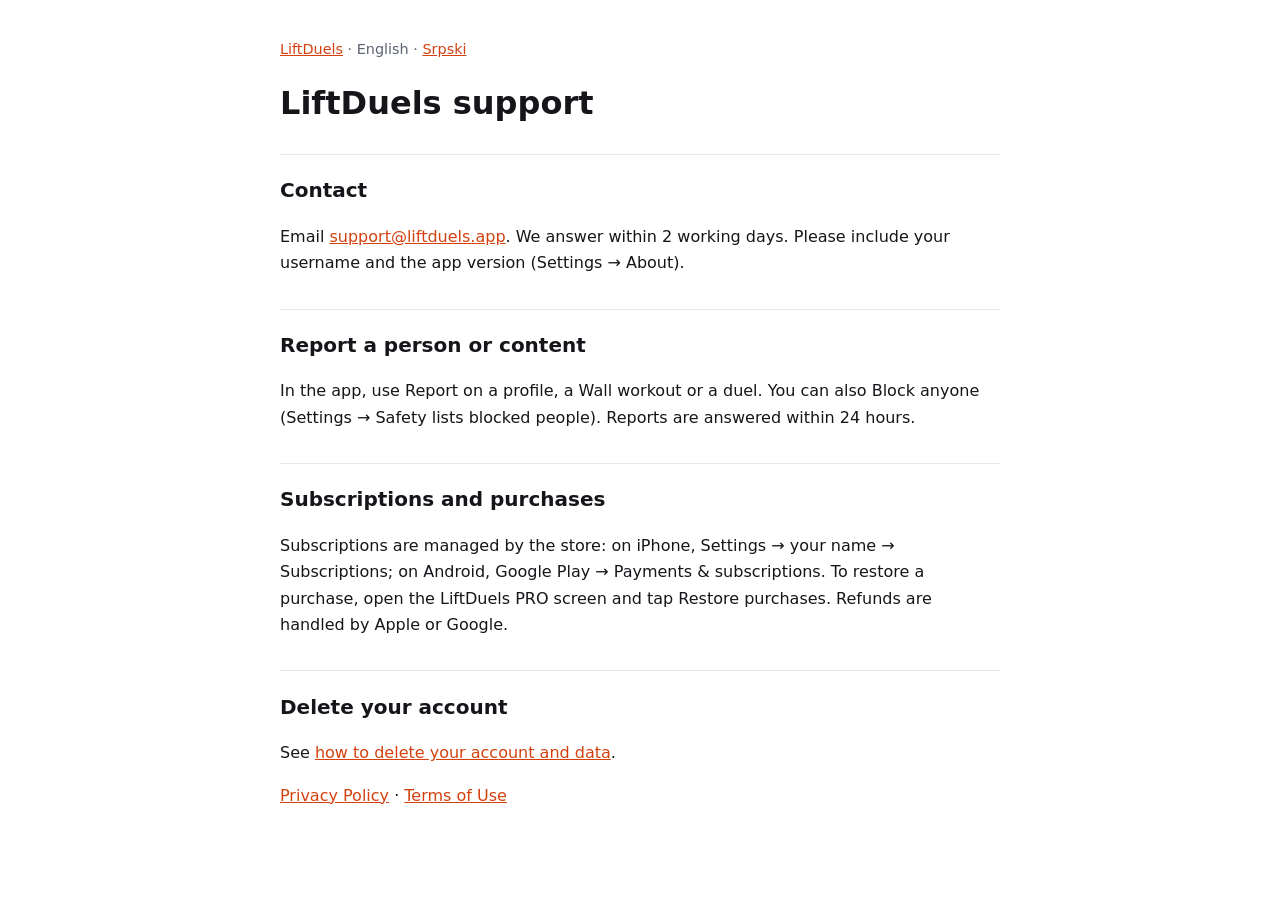
<file: support.html>
<!doctype html><html lang="en"><head><meta charset="utf-8"><meta name="viewport" content="width=device-width,initial-scale=1"><title>LiftDuels support</title><link rel="stylesheet" href="style.css"></head><body><main>
<p class="lang"><a href="index.html">LiftDuels</a> · English · <a href="sr/support.html">Srpski</a></p>
<h1>LiftDuels support</h1>
<h2>Contact</h2>
<p>Email <a href="mailto:support@liftduels.app?subject=LiftDuels%20support">support@liftduels.app</a>. We answer within 2 working days. Please include your username and the app version (Settings → About).</p>
<h2>Report a person or content</h2>
<p>In the app, use Report on a profile, a Wall workout or a duel. You can also Block anyone (Settings → Safety lists blocked people). Reports are answered within 24 hours.</p>
<h2>Subscriptions and purchases</h2>
<p>Subscriptions are managed by the store: on iPhone, Settings → your name → Subscriptions; on Android, Google Play → Payments &amp; subscriptions. To restore a purchase, open the LiftDuels PRO screen and tap Restore purchases. Refunds are handled by Apple or Google.</p>
<h2>Delete your account</h2>
<p>See <a href="delete-account.html">how to delete your account and data</a>.</p>
<p><a href="privacy.html">Privacy Policy</a> · <a href="terms.html">Terms of Use</a></p>
</main></body></html>
</file>
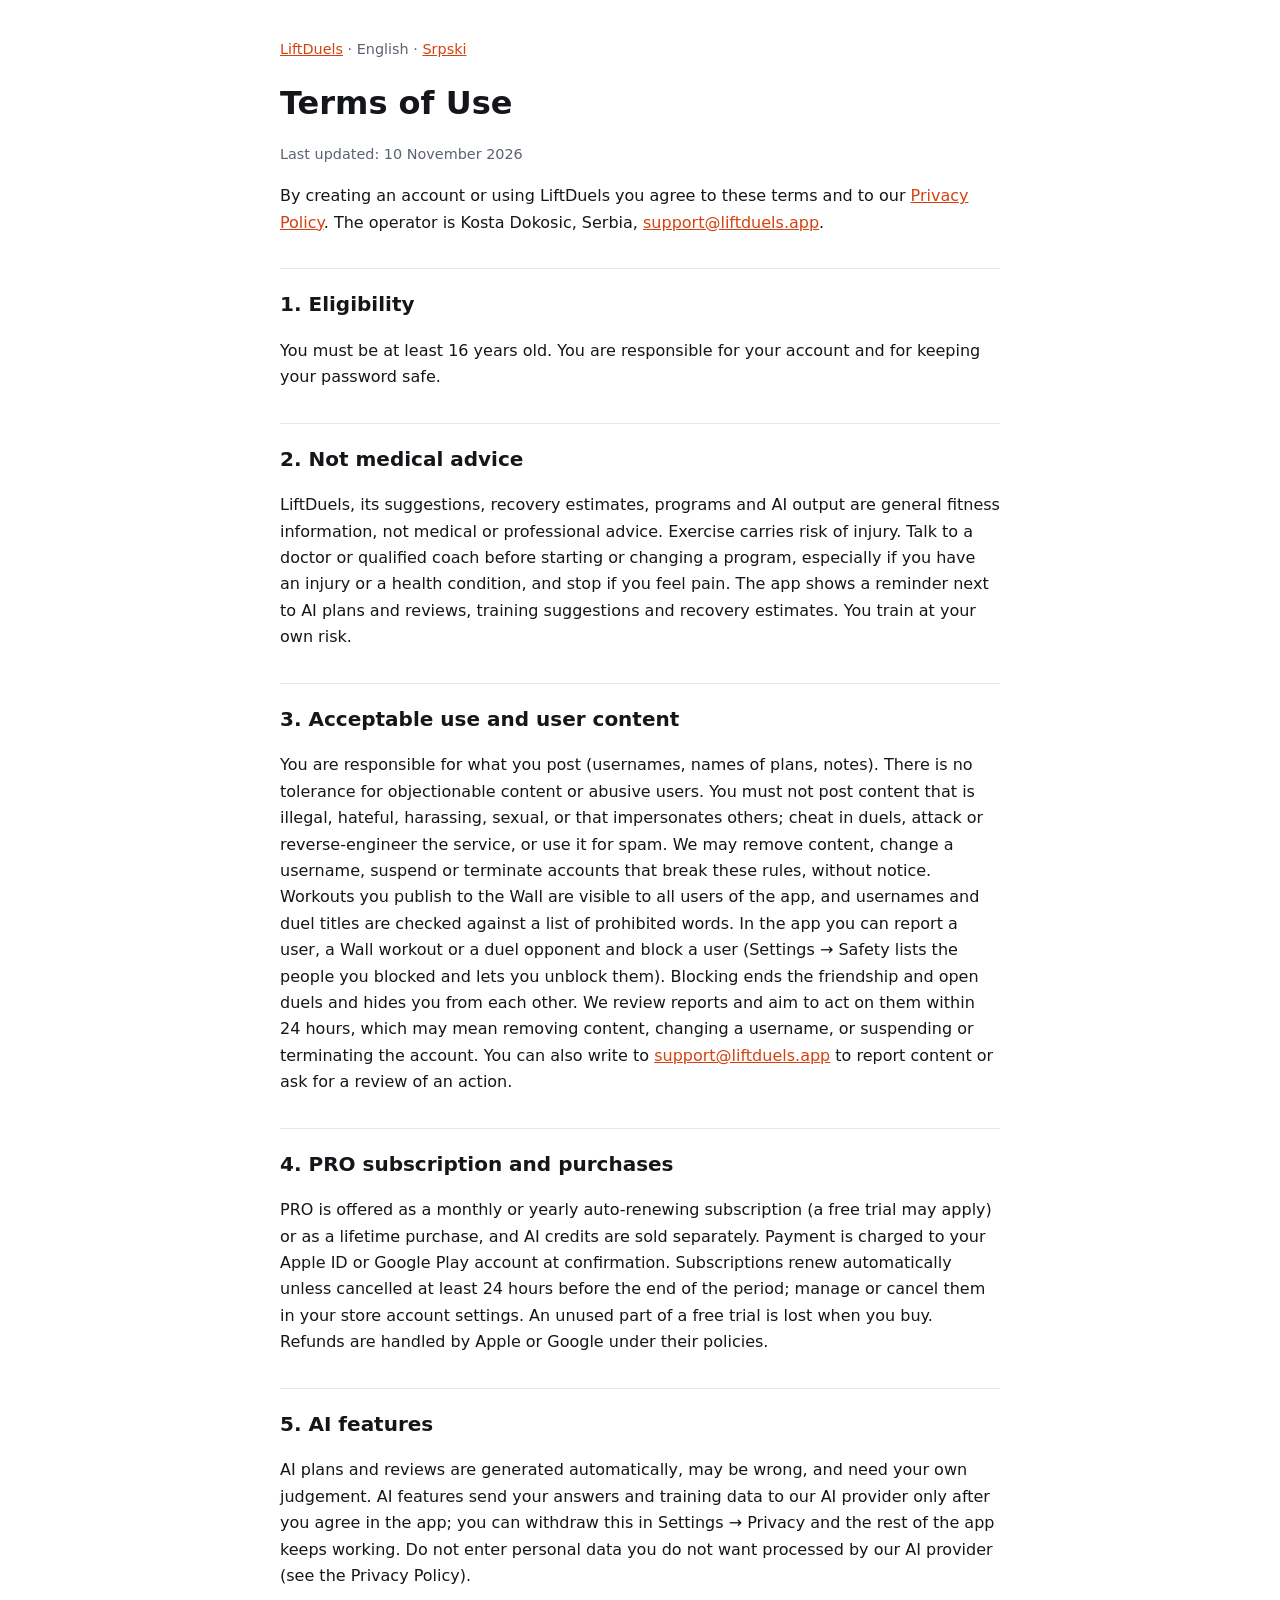
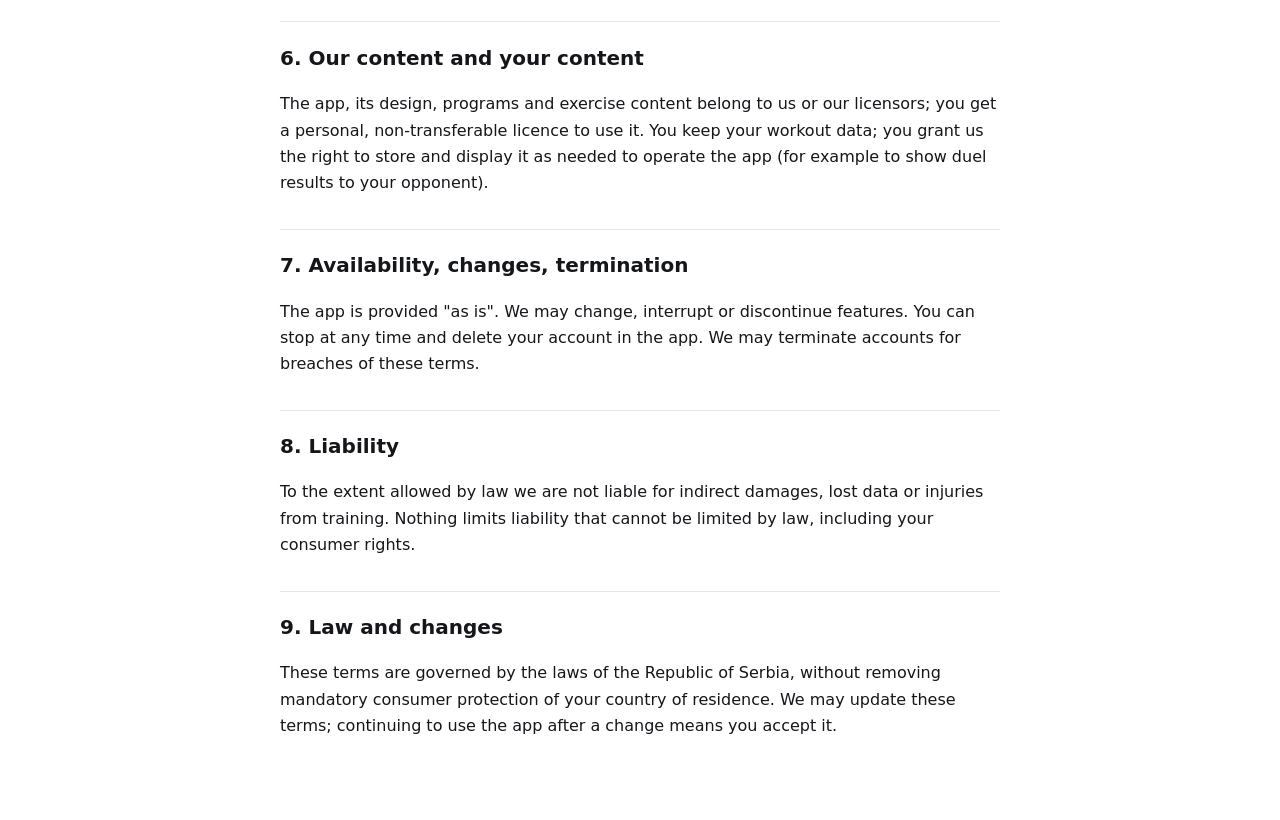
<file: terms.html>
<!doctype html><html lang="en"><head><meta charset="utf-8"><meta name="viewport" content="width=device-width,initial-scale=1"><title>LiftDuels Terms of Use</title><link rel="stylesheet" href="style.css"></head><body><main>
<p class="lang"><a href="index.html">LiftDuels</a> · English · <a href="sr/terms.html">Srpski</a></p>
<h1>Terms of Use</h1>
<p class="meta">Last updated: 10 November 2026</p>
<p>By creating an account or using LiftDuels you agree to these terms and to our <a href="privacy.html">Privacy Policy</a>. The operator is Kosta Dokosic, Serbia, <a href="mailto:support@liftduels.app">support@liftduels.app</a>.</p>

<h2>1. Eligibility</h2>
<p>You must be at least 16 years old. You are responsible for your account and for keeping your password safe.</p>

<h2>2. Not medical advice</h2>
<p>LiftDuels, its suggestions, recovery estimates, programs and AI output are general fitness information, not medical or professional advice. Exercise carries risk of injury. Talk to a doctor or qualified coach before starting or changing a program, especially if you have an injury or a health condition, and stop if you feel pain. The app shows a reminder next to AI plans and reviews, training suggestions and recovery estimates. You train at your own risk.</p>

<h2>3. Acceptable use and user content</h2>
<p>You are responsible for what you post (usernames, names of plans, notes). There is no tolerance for objectionable content or abusive users. You must not post content that is illegal, hateful, harassing, sexual, or that impersonates others; cheat in duels, attack or reverse-engineer the service, or use it for spam. We may remove content, change a username, suspend or terminate accounts that break these rules, without notice. Workouts you publish to the Wall are visible to all users of the app, and usernames and duel titles are checked against a list of prohibited words. In the app you can report a user, a Wall workout or a duel opponent and block a user (Settings → Safety lists the people you blocked and lets you unblock them). Blocking ends the friendship and open duels and hides you from each other. We review reports and aim to act on them within 24 hours, which may mean removing content, changing a username, or suspending or terminating the account. You can also write to <a href="mailto:support@liftduels.app">support@liftduels.app</a> to report content or ask for a review of an action.</p>

<h2>4. PRO subscription and purchases</h2>
<p>PRO is offered as a monthly or yearly auto-renewing subscription (a free trial may apply) or as a lifetime purchase, and AI credits are sold separately. Payment is charged to your Apple ID or Google Play account at confirmation. Subscriptions renew automatically unless cancelled at least 24 hours before the end of the period; manage or cancel them in your store account settings. An unused part of a free trial is lost when you buy. Refunds are handled by Apple or Google under their policies.</p>

<h2>5. AI features</h2>
<p>AI plans and reviews are generated automatically, may be wrong, and need your own judgement. AI features send your answers and training data to our AI provider only after you agree in the app; you can withdraw this in Settings → Privacy and the rest of the app keeps working. Do not enter personal data you do not want processed by our AI provider (see the Privacy Policy).</p>

<h2>6. Our content and your content</h2>
<p>The app, its design, programs and exercise content belong to us or our licensors; you get a personal, non-transferable licence to use it. You keep your workout data; you grant us the right to store and display it as needed to operate the app (for example to show duel results to your opponent).</p>

<h2>7. Availability, changes, termination</h2>
<p>The app is provided "as is". We may change, interrupt or discontinue features. You can stop at any time and delete your account in the app. We may terminate accounts for breaches of these terms.</p>

<h2>8. Liability</h2>
<p>To the extent allowed by law we are not liable for indirect damages, lost data or injuries from training. Nothing limits liability that cannot be limited by law, including your consumer rights.</p>

<h2>9. Law and changes</h2>
<p>These terms are governed by the laws of the Republic of Serbia, without removing mandatory consumer protection of your country of residence. We may update these terms; continuing to use the app after a change means you accept it.</p>
</main></body></html>
</file>
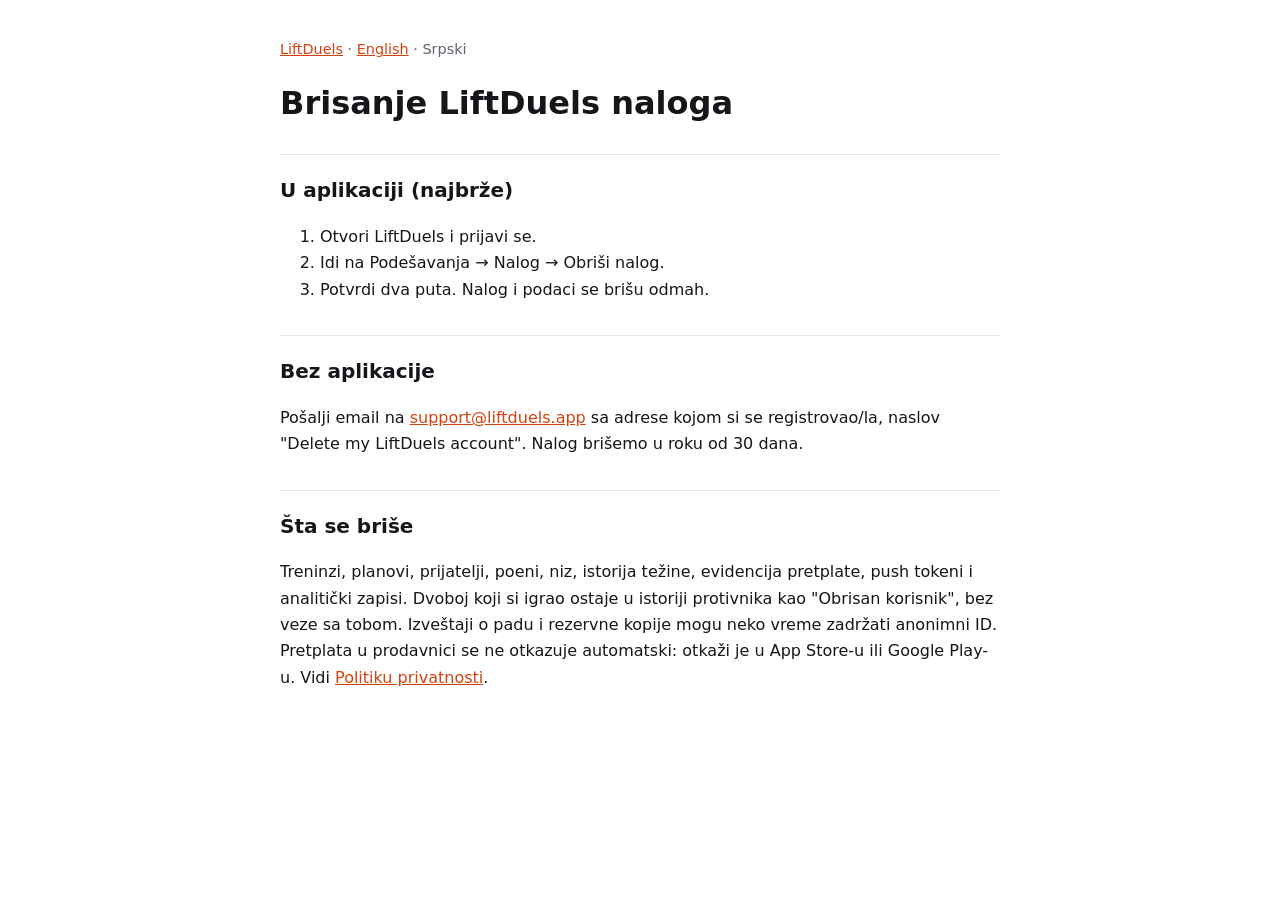
<file: sr/delete-account.html>
<!doctype html><html lang="sr"><head><meta charset="utf-8"><meta name="viewport" content="width=device-width,initial-scale=1"><link rel="stylesheet" href="../style.css"><title>Brisanje LiftDuels naloga</title></head><body><main>
<p class="lang"><a href="../index.html">LiftDuels</a> · <a href="../delete-account.html">English</a> · Srpski</p>
<h1>Brisanje LiftDuels naloga</h1>
<h2>U aplikaciji (najbrže)</h2>
<ol><li>Otvori LiftDuels i prijavi se.</li><li>Idi na Podešavanja → Nalog → Obriši nalog.</li><li>Potvrdi dva puta. Nalog i podaci se brišu odmah.</li></ol>
<h2>Bez aplikacije</h2>
<p>Pošalji email na <a href="mailto:support@liftduels.app?subject=Delete%20my%20LiftDuels%20account">support@liftduels.app</a> sa adrese kojom si se registrovao/la, naslov "Delete my LiftDuels account". Nalog brišemo u roku od 30 dana.</p>
<h2>Šta se briše</h2>
<p>Treninzi, planovi, prijatelji, poeni, niz, istorija težine, evidencija pretplate, push tokeni i analitički zapisi. Dvoboj koji si igrao ostaje u istoriji protivnika kao "Obrisan korisnik", bez veze sa tobom. Izveštaji o padu i rezervne kopije mogu neko vreme zadržati anonimni ID. Pretplata u prodavnici se ne otkazuje automatski: otkaži je u App Store-u ili Google Play-u. Vidi <a href="privacy.html">Politiku privatnosti</a>.</p>
</main></body></html>
</file>
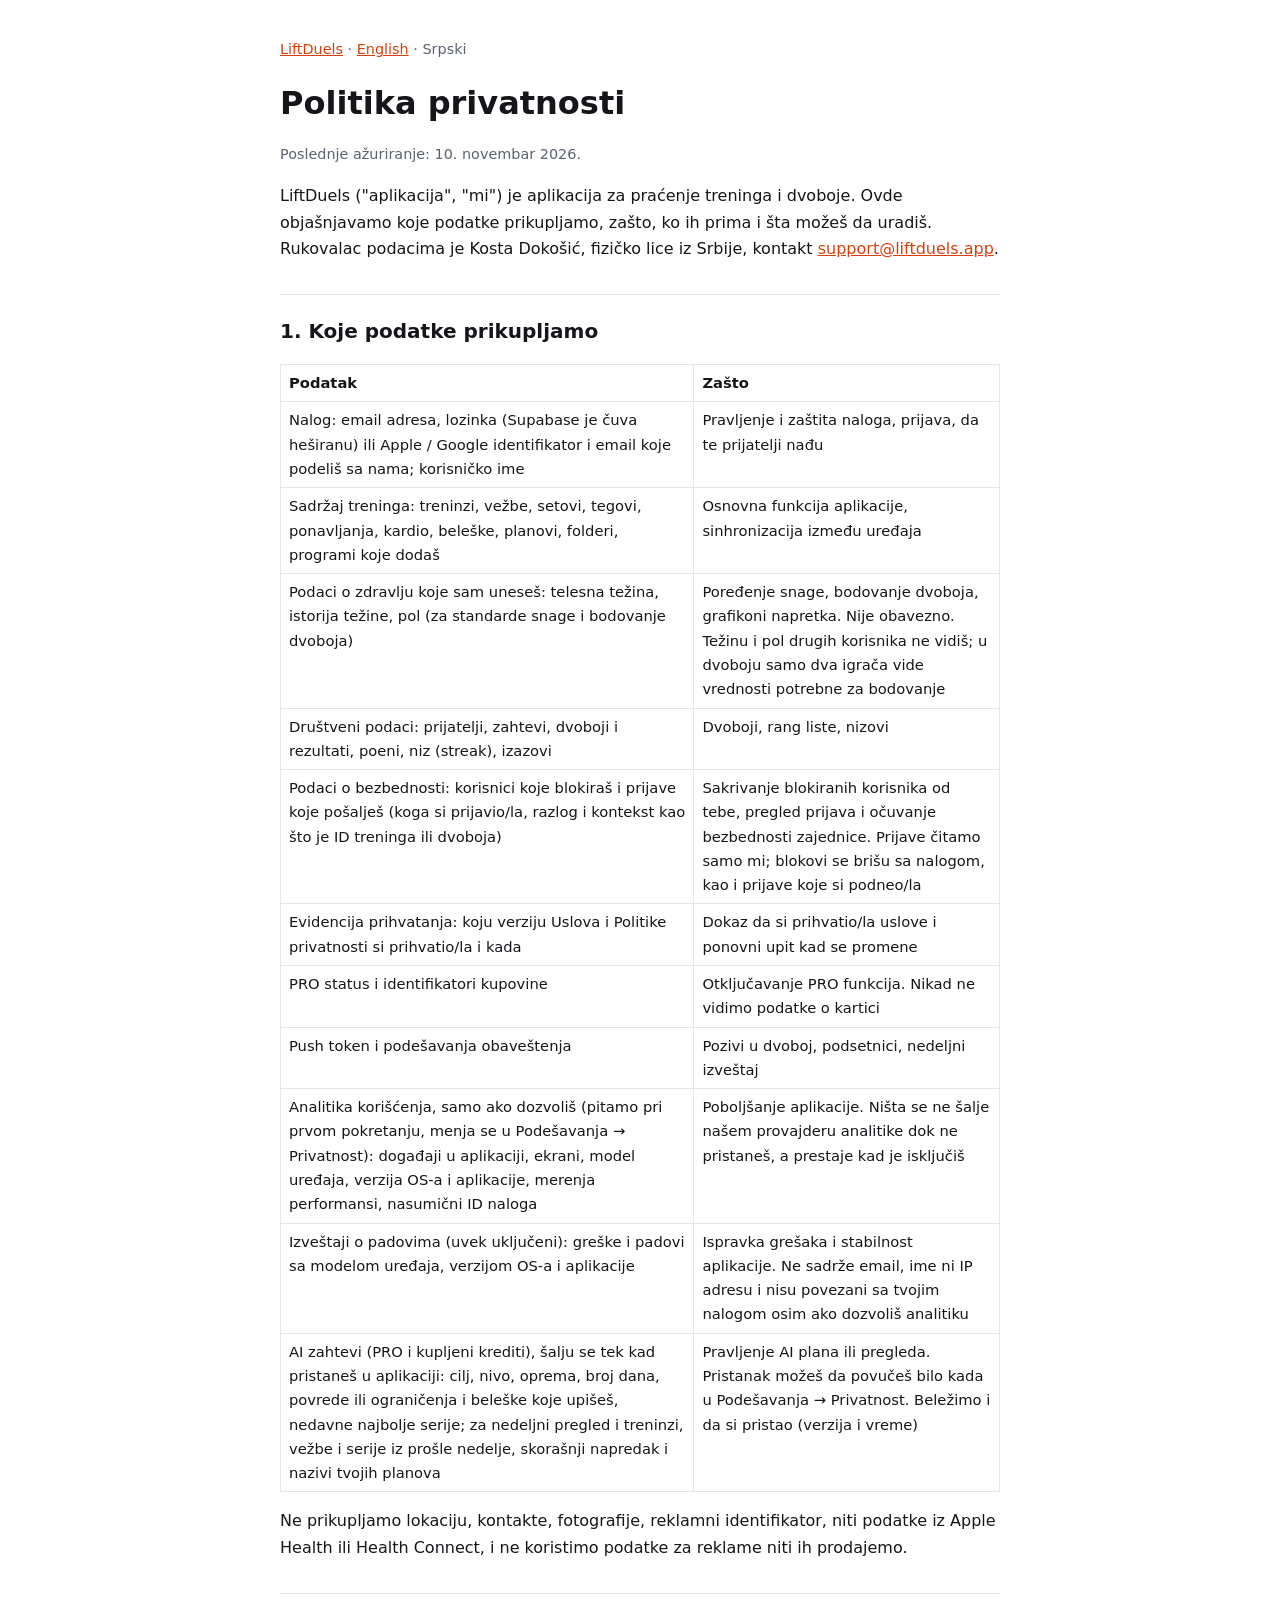
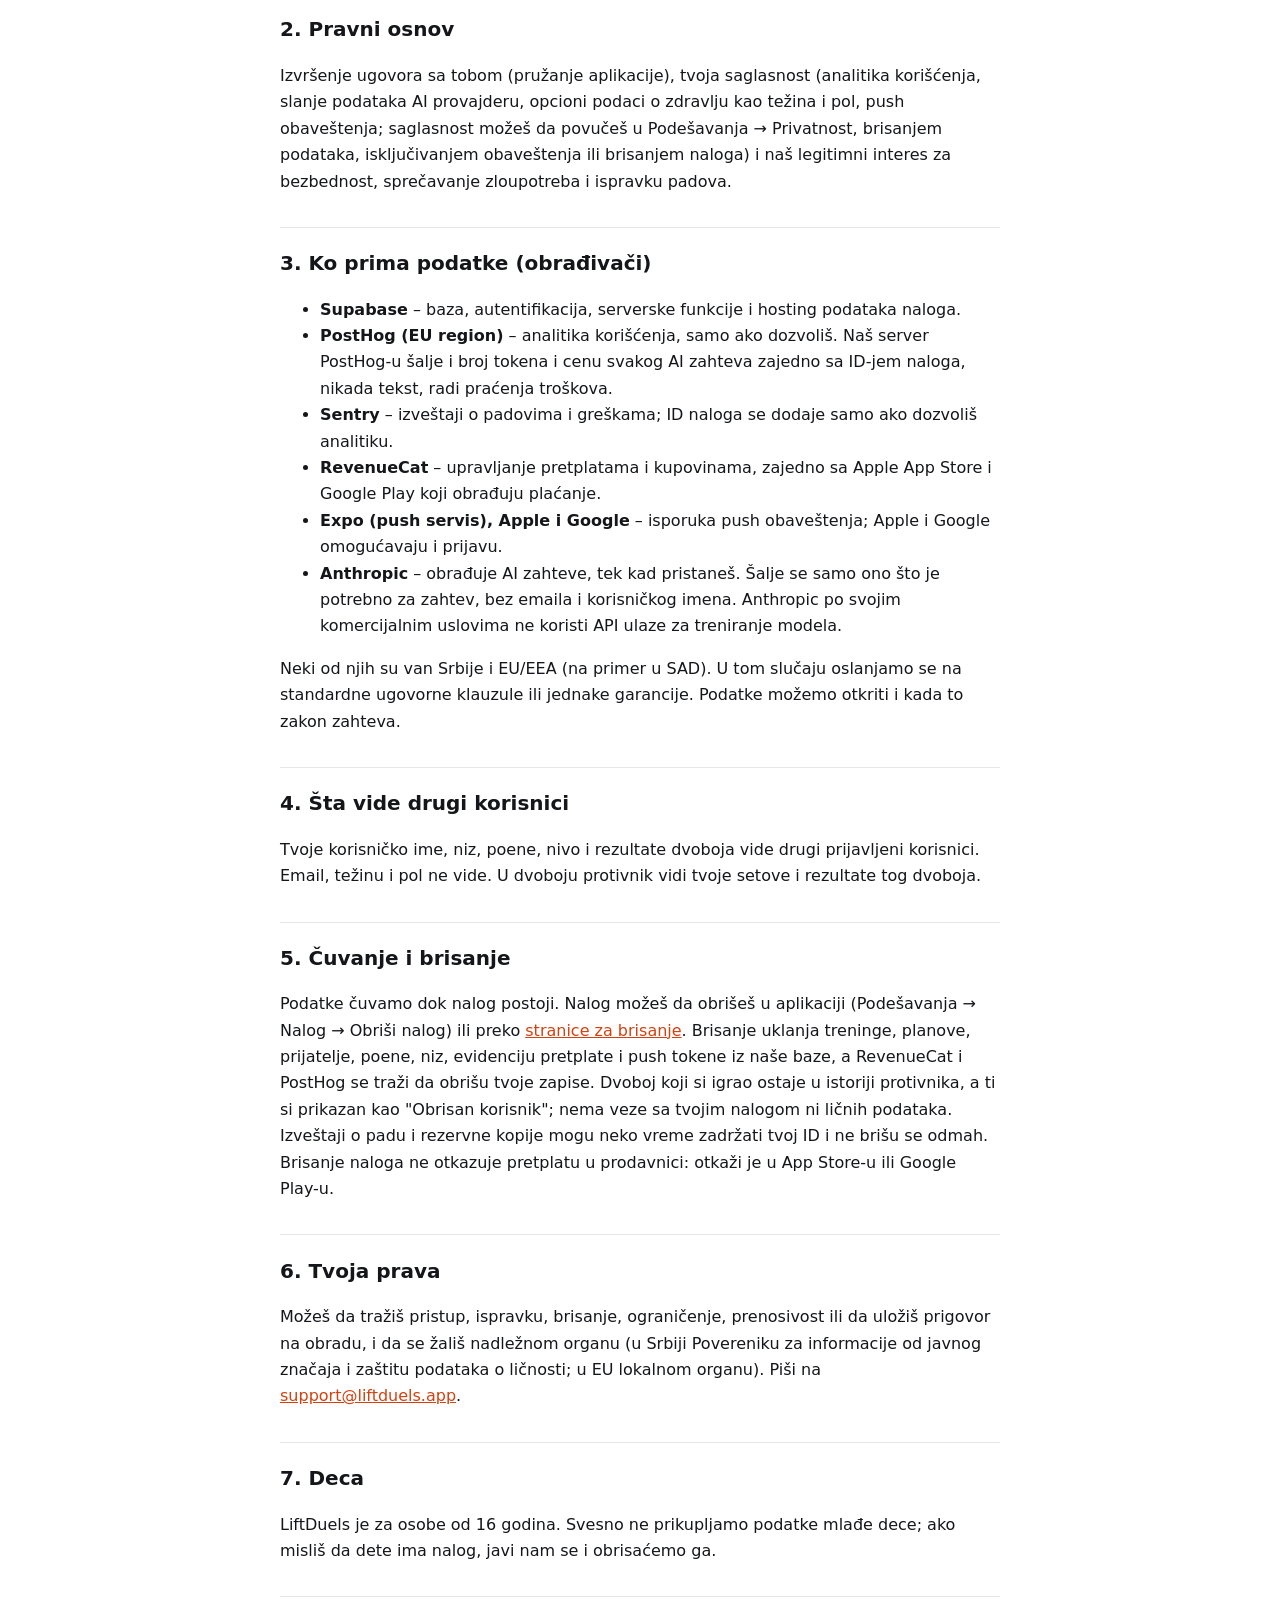
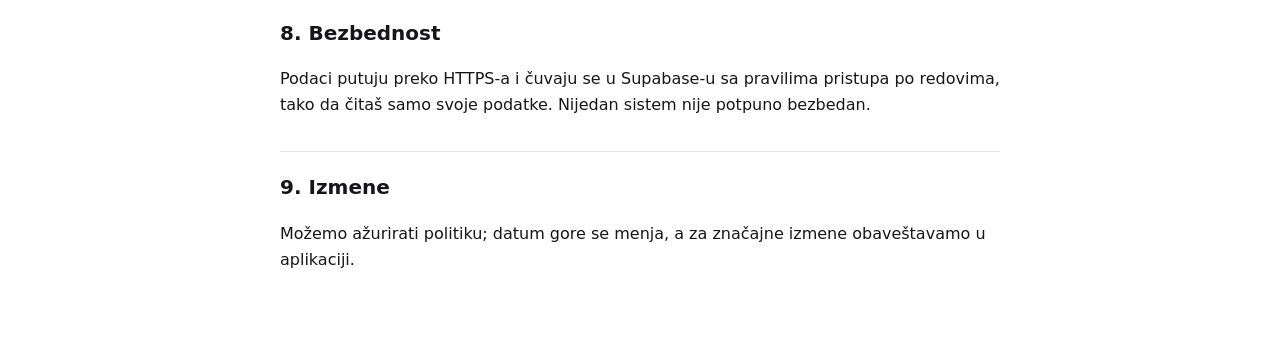
<file: sr/privacy.html>
<!doctype html><html lang="sr"><head><meta charset="utf-8"><meta name="viewport" content="width=device-width,initial-scale=1"><link rel="stylesheet" href="../style.css"><title>LiftDuels Politika privatnosti</title></head><body><main>
<p class="lang"><a href="../index.html">LiftDuels</a> · <a href="../privacy.html">English</a> · Srpski</p>
<h1>Politika privatnosti</h1>
<p class="meta">Poslednje ažuriranje: 10. novembar 2026.</p>
<p>LiftDuels ("aplikacija", "mi") je aplikacija za praćenje treninga i dvoboje. Ovde objašnjavamo koje podatke prikupljamo, zašto, ko ih prima i šta možeš da uradiš. Rukovalac podacima je Kosta Dokošić, fizičko lice iz Srbije, kontakt <a href="mailto:support@liftduels.app">support@liftduels.app</a>.</p>

<h2>1. Koje podatke prikupljamo</h2>
<table>
<tr><th>Podatak</th><th>Zašto</th></tr>
<tr><td>Nalog: email adresa, lozinka (Supabase je čuva heširanu) ili Apple / Google identifikator i email koje podeliš sa nama; korisničko ime</td><td>Pravljenje i zaštita naloga, prijava, da te prijatelji nađu</td></tr>
<tr><td>Sadržaj treninga: treninzi, vežbe, setovi, tegovi, ponavljanja, kardio, beleške, planovi, folderi, programi koje dodaš</td><td>Osnovna funkcija aplikacije, sinhronizacija između uređaja</td></tr>
<tr><td>Podaci o zdravlju koje sam uneseš: telesna težina, istorija težine, pol (za standarde snage i bodovanje dvoboja)</td><td>Poređenje snage, bodovanje dvoboja, grafikoni napretka. Nije obavezno. Težinu i pol drugih korisnika ne vidiš; u dvoboju samo dva igrača vide vrednosti potrebne za bodovanje</td></tr>
<tr><td>Društveni podaci: prijatelji, zahtevi, dvoboji i rezultati, poeni, niz (streak), izazovi</td><td>Dvoboji, rang liste, nizovi</td></tr>
<tr><td>Podaci o bezbednosti: korisnici koje blokiraš i prijave koje pošalješ (koga si prijavio/la, razlog i kontekst kao što je ID treninga ili dvoboja)</td><td>Sakrivanje blokiranih korisnika od tebe, pregled prijava i očuvanje bezbednosti zajednice. Prijave čitamo samo mi; blokovi se brišu sa nalogom, kao i prijave koje si podneo/la</td></tr>
<tr><td>Evidencija prihvatanja: koju verziju Uslova i Politike privatnosti si prihvatio/la i kada</td><td>Dokaz da si prihvatio/la uslove i ponovni upit kad se promene</td></tr>
<tr><td>PRO status i identifikatori kupovine</td><td>Otključavanje PRO funkcija. Nikad ne vidimo podatke o kartici</td></tr>
<tr><td>Push token i podešavanja obaveštenja</td><td>Pozivi u dvoboj, podsetnici, nedeljni izveštaj</td></tr>
<tr><td>Analitika korišćenja, samo ako dozvoliš (pitamo pri prvom pokretanju, menja se u Podešavanja → Privatnost): događaji u aplikaciji, ekrani, model uređaja, verzija OS-a i aplikacije, merenja performansi, nasumični ID naloga</td><td>Poboljšanje aplikacije. Ništa se ne šalje našem provajderu analitike dok ne pristaneš, a prestaje kad je isključiš</td></tr>
<tr><td>Izveštaji o padovima (uvek uključeni): greške i padovi sa modelom uređaja, verzijom OS-a i aplikacije</td><td>Ispravka grešaka i stabilnost aplikacije. Ne sadrže email, ime ni IP adresu i nisu povezani sa tvojim nalogom osim ako dozvoliš analitiku</td></tr>
<tr><td>AI zahtevi (PRO i kupljeni krediti), šalju se tek kad pristaneš u aplikaciji: cilj, nivo, oprema, broj dana, povrede ili ograničenja i beleške koje upišeš, nedavne najbolje serije; za nedeljni pregled i treninzi, vežbe i serije iz prošle nedelje, skorašnji napredak i nazivi tvojih planova</td><td>Pravljenje AI plana ili pregleda. Pristanak možeš da povučeš bilo kada u Podešavanja → Privatnost. Beležimo i da si pristao (verzija i vreme)</td></tr>
</table>
<p>Ne prikupljamo lokaciju, kontakte, fotografije, reklamni identifikator, niti podatke iz Apple Health ili Health Connect, i ne koristimo podatke za reklame niti ih prodajemo.</p>

<h2>2. Pravni osnov</h2>
<p>Izvršenje ugovora sa tobom (pružanje aplikacije), tvoja saglasnost (analitika korišćenja, slanje podataka AI provajderu, opcioni podaci o zdravlju kao težina i pol, push obaveštenja; saglasnost možeš da povučeš u Podešavanja → Privatnost, brisanjem podataka, isključivanjem obaveštenja ili brisanjem naloga) i naš legitimni interes za bezbednost, sprečavanje zloupotreba i ispravku padova.</p>

<h2>3. Ko prima podatke (obrađivači)</h2>
<ul>
<li><b>Supabase</b> – baza, autentifikacija, serverske funkcije i hosting podataka naloga.</li>
<li><b>PostHog (EU region)</b> – analitika korišćenja, samo ako dozvoliš. Naš server PostHog-u šalje i broj tokena i cenu svakog AI zahteva zajedno sa ID-jem naloga, nikada tekst, radi praćenja troškova.</li>
<li><b>Sentry</b> – izveštaji o padovima i greškama; ID naloga se dodaje samo ako dozvoliš analitiku.</li>
<li><b>RevenueCat</b> – upravljanje pretplatama i kupovinama, zajedno sa Apple App Store i Google Play koji obrađuju plaćanje.</li>
<li><b>Expo (push servis), Apple i Google</b> – isporuka push obaveštenja; Apple i Google omogućavaju i prijavu.</li>
<li><b>Anthropic</b> – obrađuje AI zahteve, tek kad pristaneš. Šalje se samo ono što je potrebno za zahtev, bez emaila i korisničkog imena. Anthropic po svojim komercijalnim uslovima ne koristi API ulaze za treniranje modela.</li>
</ul>
<p>Neki od njih su van Srbije i EU/EEA (na primer u SAD). U tom slučaju oslanjamo se na standardne ugovorne klauzule ili jednake garancije. Podatke možemo otkriti i kada to zakon zahteva.</p>

<h2>4. Šta vide drugi korisnici</h2>
<p>Tvoje korisničko ime, niz, poene, nivo i rezultate dvoboja vide drugi prijavljeni korisnici. Email, težinu i pol ne vide. U dvoboju protivnik vidi tvoje setove i rezultate tog dvoboja.</p>

<h2>5. Čuvanje i brisanje</h2>
<p>Podatke čuvamo dok nalog postoji. Nalog možeš da obrišeš u aplikaciji (Podešavanja → Nalog → Obriši nalog) ili preko <a href="delete-account.html">stranice za brisanje</a>. Brisanje uklanja treninge, planove, prijatelje, poene, niz, evidenciju pretplate i push tokene iz naše baze, a RevenueCat i PostHog se traži da obrišu tvoje zapise. Dvoboj koji si igrao ostaje u istoriji protivnika, a ti si prikazan kao "Obrisan korisnik"; nema veze sa tvojim nalogom ni ličnih podataka. Izveštaji o padu i rezervne kopije mogu neko vreme zadržati tvoj ID i ne brišu se odmah. Brisanje naloga ne otkazuje pretplatu u prodavnici: otkaži je u App Store-u ili Google Play-u.</p>

<h2>6. Tvoja prava</h2>
<p>Možeš da tražiš pristup, ispravku, brisanje, ograničenje, prenosivost ili da uložiš prigovor na obradu, i da se žališ nadležnom organu (u Srbiji Povereniku za informacije od javnog značaja i zaštitu podataka o ličnosti; u EU lokalnom organu). Piši na <a href="mailto:support@liftduels.app">support@liftduels.app</a>.</p>

<h2>7. Deca</h2>
<p>LiftDuels je za osobe od 16 godina. Svesno ne prikupljamo podatke mlađe dece; ako misliš da dete ima nalog, javi nam se i obrisaćemo ga.</p>

<h2>8. Bezbednost</h2>
<p>Podaci putuju preko HTTPS-a i čuvaju se u Supabase-u sa pravilima pristupa po redovima, tako da čitaš samo svoje podatke. Nijedan sistem nije potpuno bezbedan.</p>

<h2>9. Izmene</h2>
<p>Možemo ažurirati politiku; datum gore se menja, a za značajne izmene obaveštavamo u aplikaciji.</p>
</main></body></html>
</file>
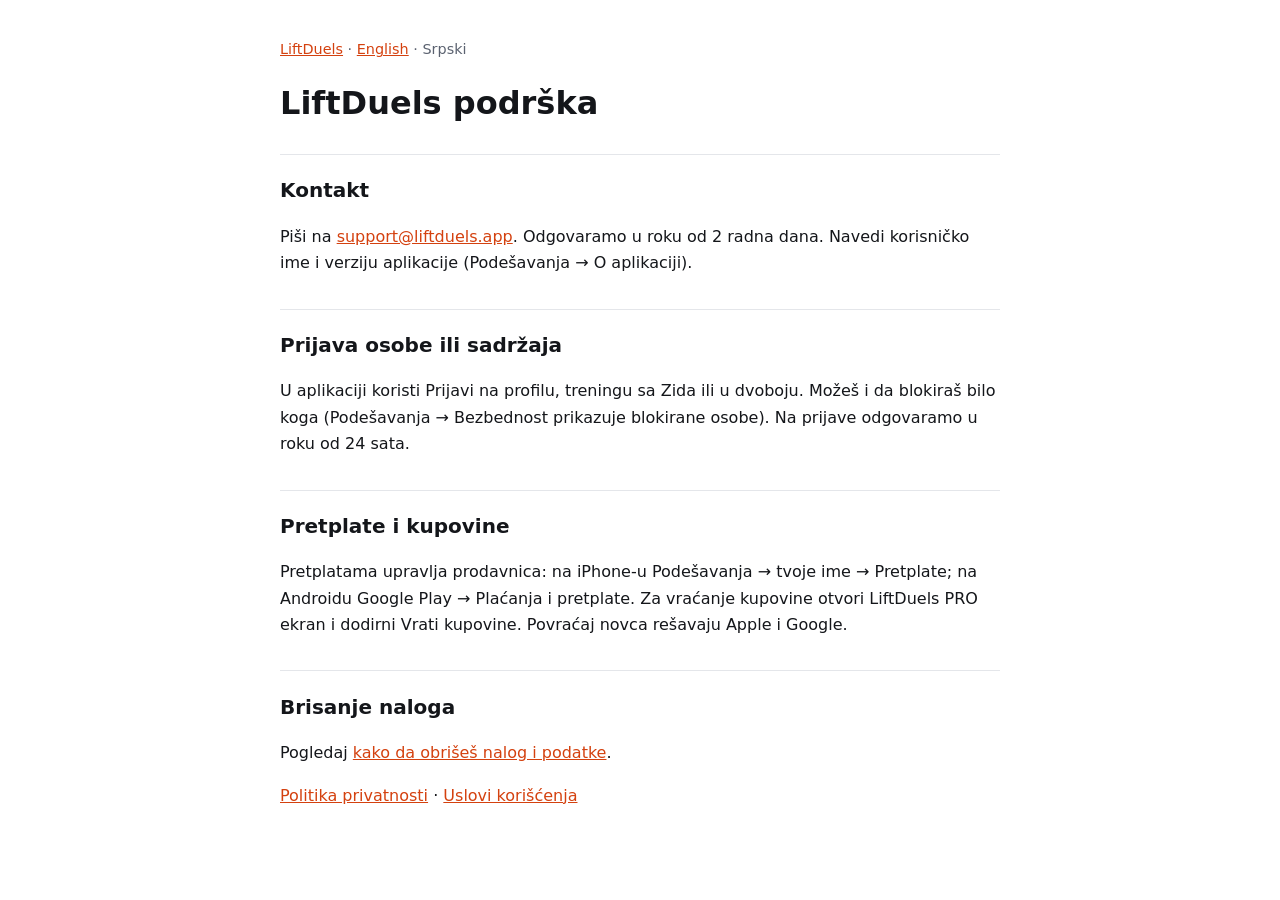
<file: sr/support.html>
<!doctype html><html lang="sr"><head><meta charset="utf-8"><meta name="viewport" content="width=device-width,initial-scale=1"><link rel="stylesheet" href="../style.css"><title>LiftDuels podrška</title></head><body><main>
<p class="lang"><a href="../index.html">LiftDuels</a> · <a href="../support.html">English</a> · Srpski</p>
<h1>LiftDuels podrška</h1>
<h2>Kontakt</h2>
<p>Piši na <a href="mailto:support@liftduels.app?subject=LiftDuels%20podr%C5%A1ka">support@liftduels.app</a>. Odgovaramo u roku od 2 radna dana. Navedi korisničko ime i verziju aplikacije (Podešavanja → O aplikaciji).</p>
<h2>Prijava osobe ili sadržaja</h2>
<p>U aplikaciji koristi Prijavi na profilu, treningu sa Zida ili u dvoboju. Možeš i da blokiraš bilo koga (Podešavanja → Bezbednost prikazuje blokirane osobe). Na prijave odgovaramo u roku od 24 sata.</p>
<h2>Pretplate i kupovine</h2>
<p>Pretplatama upravlja prodavnica: na iPhone-u Podešavanja → tvoje ime → Pretplate; na Androidu Google Play → Plaćanja i pretplate. Za vraćanje kupovine otvori LiftDuels PRO ekran i dodirni Vrati kupovine. Povraćaj novca rešavaju Apple i Google.</p>
<h2>Brisanje naloga</h2>
<p>Pogledaj <a href="delete-account.html">kako da obrišeš nalog i podatke</a>.</p>
<p><a href="privacy.html">Politika privatnosti</a> · <a href="terms.html">Uslovi korišćenja</a></p>
</main></body></html>
</file>
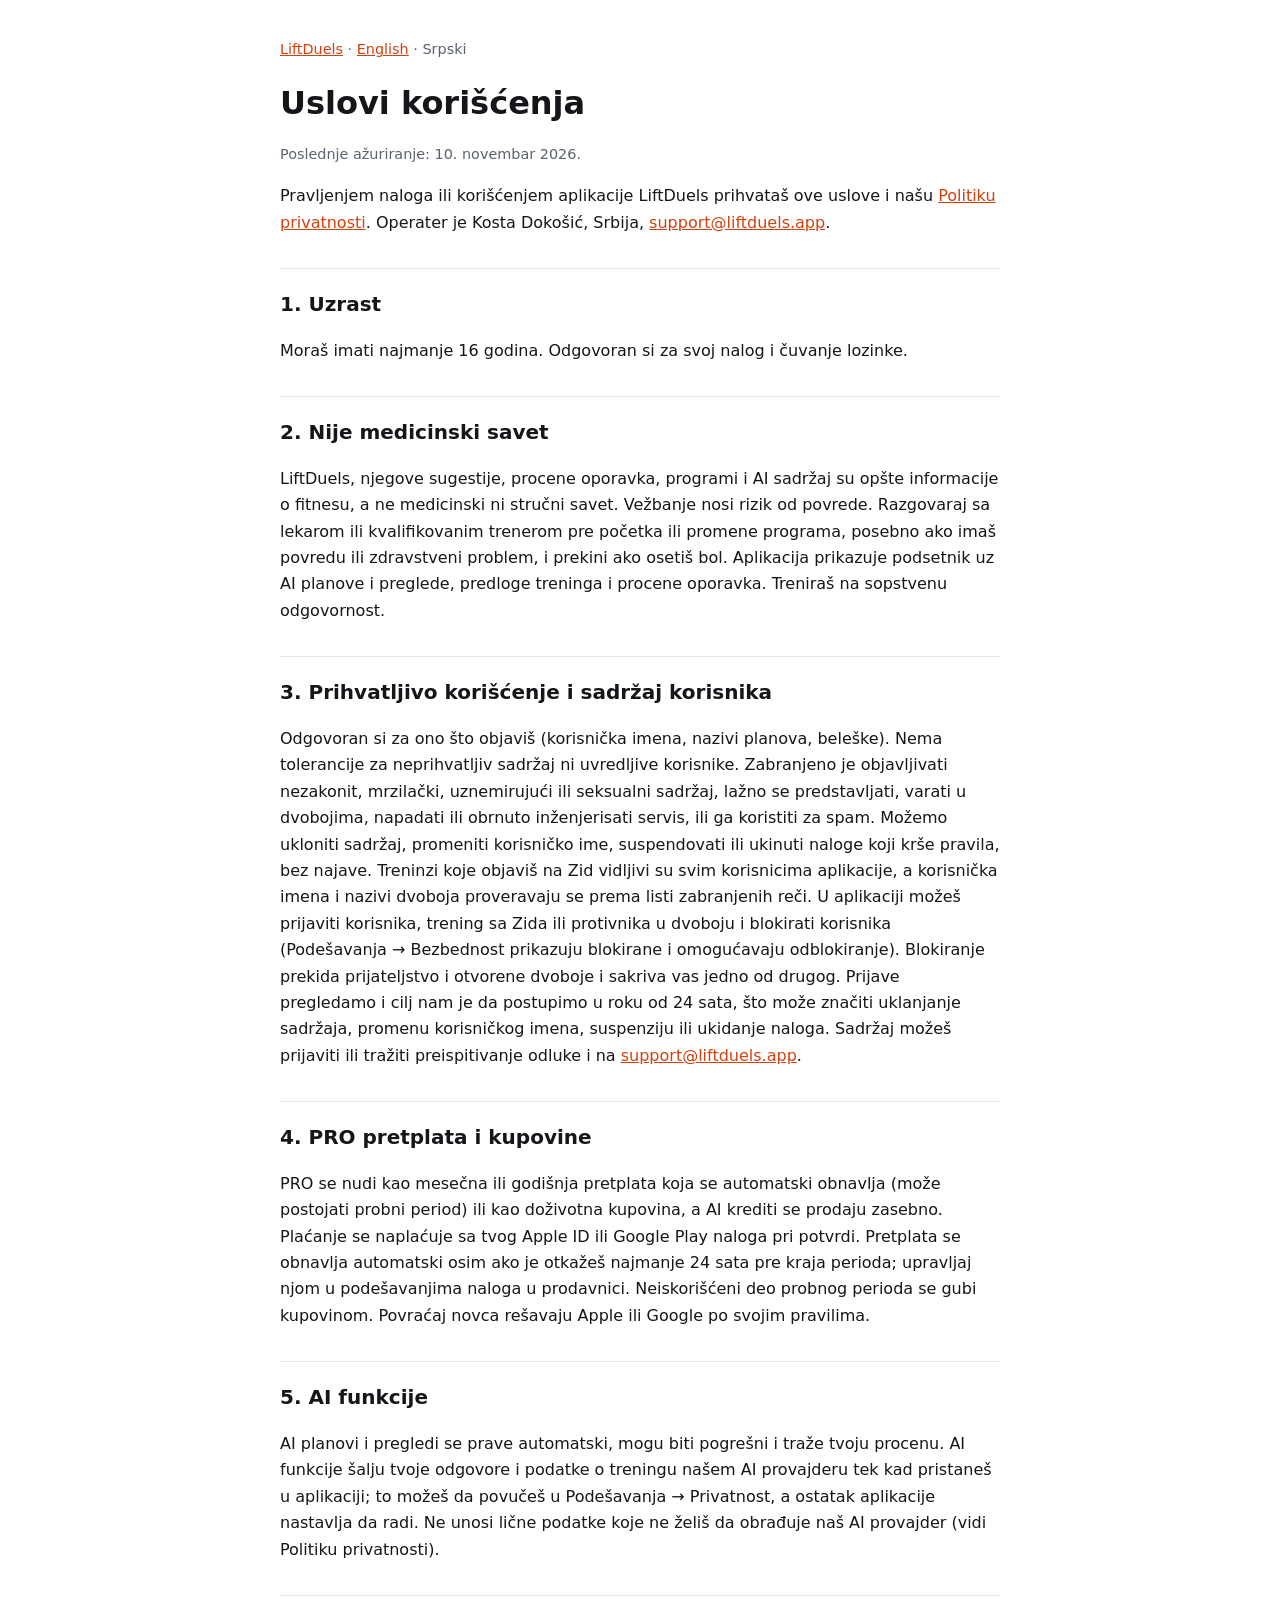
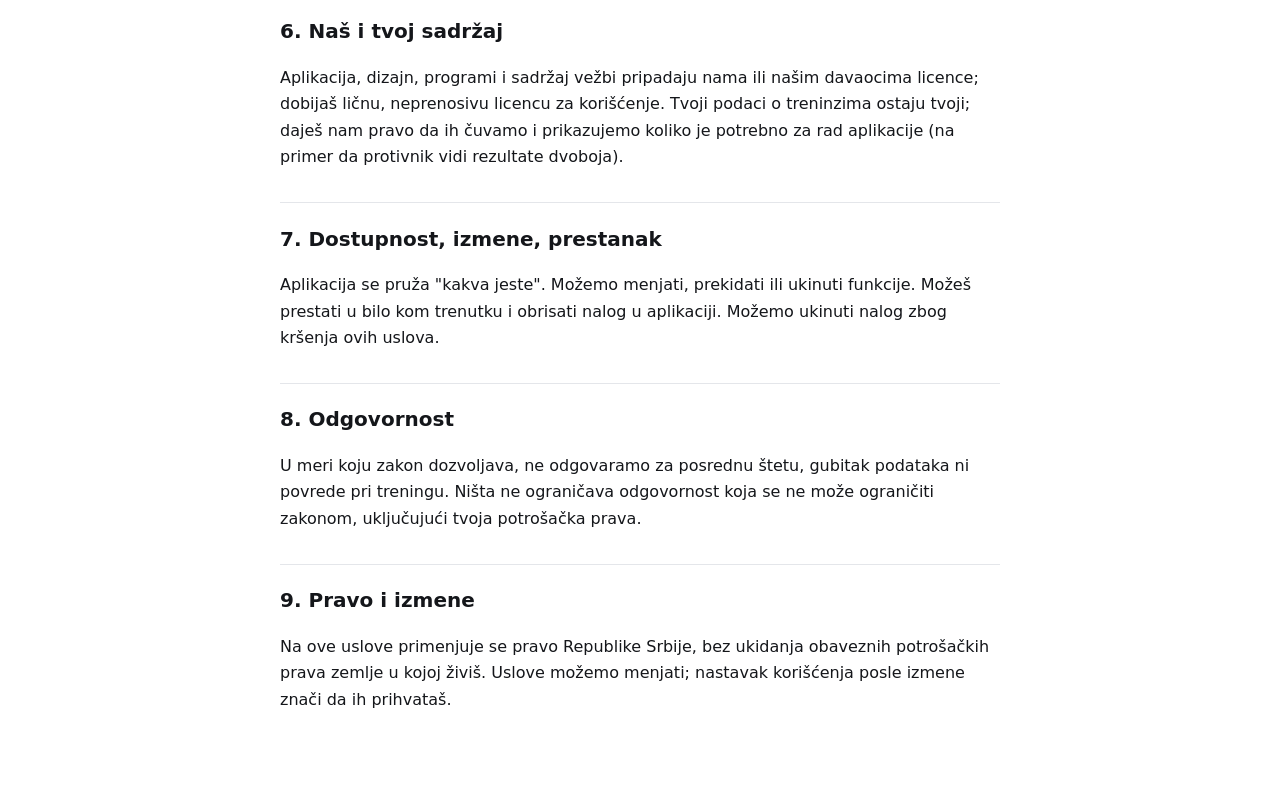
<file: sr/terms.html>
<!doctype html><html lang="sr"><head><meta charset="utf-8"><meta name="viewport" content="width=device-width,initial-scale=1"><link rel="stylesheet" href="../style.css"><title>LiftDuels Uslovi korišćenja</title></head><body><main>
<p class="lang"><a href="../index.html">LiftDuels</a> · <a href="../terms.html">English</a> · Srpski</p>
<h1>Uslovi korišćenja</h1>
<p class="meta">Poslednje ažuriranje: 10. novembar 2026.</p>
<p>Pravljenjem naloga ili korišćenjem aplikacije LiftDuels prihvataš ove uslove i našu <a href="privacy.html">Politiku privatnosti</a>. Operater je Kosta Dokošić, Srbija, <a href="mailto:support@liftduels.app">support@liftduels.app</a>.</p>

<h2>1. Uzrast</h2>
<p>Moraš imati najmanje 16 godina. Odgovoran si za svoj nalog i čuvanje lozinke.</p>

<h2>2. Nije medicinski savet</h2>
<p>LiftDuels, njegove sugestije, procene oporavka, programi i AI sadržaj su opšte informacije o fitnesu, a ne medicinski ni stručni savet. Vežbanje nosi rizik od povrede. Razgovaraj sa lekarom ili kvalifikovanim trenerom pre početka ili promene programa, posebno ako imaš povredu ili zdravstveni problem, i prekini ako osetiš bol. Aplikacija prikazuje podsetnik uz AI planove i preglede, predloge treninga i procene oporavka. Treniraš na sopstvenu odgovornost.</p>

<h2>3. Prihvatljivo korišćenje i sadržaj korisnika</h2>
<p>Odgovoran si za ono što objaviš (korisnička imena, nazivi planova, beleške). Nema tolerancije za neprihvatljiv sadržaj ni uvredljive korisnike. Zabranjeno je objavljivati nezakonit, mrzilački, uznemirujući ili seksualni sadržaj, lažno se predstavljati, varati u dvobojima, napadati ili obrnuto inženjerisati servis, ili ga koristiti za spam. Možemo ukloniti sadržaj, promeniti korisničko ime, suspendovati ili ukinuti naloge koji krše pravila, bez najave. Treninzi koje objaviš na Zid vidljivi su svim korisnicima aplikacije, a korisnička imena i nazivi dvoboja proveravaju se prema listi zabranjenih reči. U aplikaciji možeš prijaviti korisnika, trening sa Zida ili protivnika u dvoboju i blokirati korisnika (Podešavanja → Bezbednost prikazuju blokirane i omogućavaju odblokiranje). Blokiranje prekida prijateljstvo i otvorene dvoboje i sakriva vas jedno od drugog. Prijave pregledamo i cilj nam je da postupimo u roku od 24 sata, što može značiti uklanjanje sadržaja, promenu korisničkog imena, suspenziju ili ukidanje naloga. Sadržaj možeš prijaviti ili tražiti preispitivanje odluke i na <a href="mailto:support@liftduels.app">support@liftduels.app</a>.</p>

<h2>4. PRO pretplata i kupovine</h2>
<p>PRO se nudi kao mesečna ili godišnja pretplata koja se automatski obnavlja (može postojati probni period) ili kao doživotna kupovina, a AI krediti se prodaju zasebno. Plaćanje se naplaćuje sa tvog Apple ID ili Google Play naloga pri potvrdi. Pretplata se obnavlja automatski osim ako je otkažeš najmanje 24 sata pre kraja perioda; upravljaj njom u podešavanjima naloga u prodavnici. Neiskorišćeni deo probnog perioda se gubi kupovinom. Povraćaj novca rešavaju Apple ili Google po svojim pravilima.</p>

<h2>5. AI funkcije</h2>
<p>AI planovi i pregledi se prave automatski, mogu biti pogrešni i traže tvoju procenu. AI funkcije šalju tvoje odgovore i podatke o treningu našem AI provajderu tek kad pristaneš u aplikaciji; to možeš da povučeš u Podešavanja → Privatnost, a ostatak aplikacije nastavlja da radi. Ne unosi lične podatke koje ne želiš da obrađuje naš AI provajder (vidi Politiku privatnosti).</p>

<h2>6. Naš i tvoj sadržaj</h2>
<p>Aplikacija, dizajn, programi i sadržaj vežbi pripadaju nama ili našim davaocima licence; dobijaš ličnu, neprenosivu licencu za korišćenje. Tvoji podaci o treninzima ostaju tvoji; daješ nam pravo da ih čuvamo i prikazujemo koliko je potrebno za rad aplikacije (na primer da protivnik vidi rezultate dvoboja).</p>

<h2>7. Dostupnost, izmene, prestanak</h2>
<p>Aplikacija se pruža "kakva jeste". Možemo menjati, prekidati ili ukinuti funkcije. Možeš prestati u bilo kom trenutku i obrisati nalog u aplikaciji. Možemo ukinuti nalog zbog kršenja ovih uslova.</p>

<h2>8. Odgovornost</h2>
<p>U meri koju zakon dozvoljava, ne odgovaramo za posrednu štetu, gubitak podataka ni povrede pri treningu. Ništa ne ograničava odgovornost koja se ne može ograničiti zakonom, uključujući tvoja potrošačka prava.</p>

<h2>9. Pravo i izmene</h2>
<p>Na ove uslove primenjuje se pravo Republike Srbije, bez ukidanja obaveznih potrošačkih prava zemlje u kojoj živiš. Uslove možemo menjati; nastavak korišćenja posle izmene znači da ih prihvataš.</p>
</main></body></html>
</file>
<file: css/site.css>
/* LiftDuels site: tokens + reset + phone frame. Paste at the top of site.css.
   Font: Archivo variable (OFL), wdth fixed at 108, wght 400-800, latin + latin-ext, 34 KB woff2.
   File: /fonts/archivo-var.woff2  (preload it on the hero page). */
@font-face{
  font-family:"Archivo";src:url("/fonts/archivo-var.woff2") format("woff2");
  font-weight:400 800;font-style:normal;font-display:swap;
}
@font-face{ /* metric-matched fallback so the swap does not shift layout */
  font-family:"Archivo Fallback";src:local("Arial");
  size-adjust:104%;ascent-override:90%;descent-override:22%;line-gap-override:0%;
}

:root{
  color-scheme:dark;
  /* colour: one ground, one ink, orange = you, blue = them */
  --bg:#0D0F10;          /* page */
  --bg-2:#131517;        /* alternate band, one small step */
  --surface:#17191C;     /* cards */
  --surface-2:#1E2125;   /* raised/hover */
  --line:#30343A;        /* only for form fields, FAQ, phone bezel */
  --text:#F4F4F5;
  --muted:#A6AAB2;       /* 7.9:1 on --bg, AA for body */
  --you:#FF7028;         /* orange: you / primary action fill */
  --you-ink:#0D0F10;     /* text on orange: 7.2:1 */
  --you-text:#FF8A4D;    /* orange used as text on dark: 7.6:1 */
  --them:#3980E8;        /* blue: the opponent */
  --them-text:#6FA3F2;   /* blue as text on dark: 6.9:1 */
  --ok:#4CC38A;

  /* type */
  --font:"Archivo","Archivo Fallback",system-ui,-apple-system,"Segoe UI",Roboto,sans-serif;
  --fs-0:clamp(1rem,.96rem + .2vw,1.125rem);        /* body 16-18 */
  --fs-1:clamp(1.125rem,1.05rem + .4vw,1.375rem);   /* lead */
  --fs-2:clamp(1.5rem,1.2rem + 1.4vw,2.25rem);      /* card/step heading */
  --fs-3:clamp(2.25rem,1.4rem + 4.2vw,4.5rem);      /* section heading */
  --fs-4:clamp(2.75rem,1.2rem + 8vw,8.5rem);        /* hero / statement */
  --lh-tight:.92;--lh-snug:1.1;--lh-body:1.55;
  --track-display:-.035em;

  /* space (4 px base) */
  --s-1:4px;--s-2:8px;--s-3:12px;--s-4:16px;--s-5:24px;--s-6:32px;--s-7:48px;--s-8:64px;--s-9:96px;--s-10:144px;
  --gutter:clamp(16px,4vw,40px);
  --maxw:1280px;
  --section-y:clamp(80px,12vw,176px);

  /* radius: one family. Square-ish, brutal. */
  --r-0:0;--r-1:6px;--r-2:14px;--r-pill:999px;
  --r-phone:38px;

  /* elevation: none at rest; only floating things get a shadow */
  --float:0 24px 60px rgba(0,0,0,.55);

  /* motion */
  --ease:cubic-bezier(.22,1,.36,1);
  --t-fast:.18s;--t-base:.5s;--t-slow:.8s;

  /* the gap: lightning clip used to split two fields (see brief) */
  --gap-clip:polygon(0 0,58% 0,52% 38%,60% 38%,47% 100%,0 100%);
  --tap:44px;
}

*,*::before,*::after{box-sizing:border-box}
html{-webkit-text-size-adjust:100%;scroll-behavior:smooth}
@media (prefers-reduced-motion:reduce){html{scroll-behavior:auto}}
body{margin:0;background:var(--bg);color:var(--text);font:400 var(--fs-0)/var(--lh-body) var(--font);
  -webkit-font-smoothing:antialiased;text-rendering:optimizeLegibility;overflow-x:clip}
img,svg,video{display:block;max-width:100%;height:auto}
h1,h2,h3,h4,p,ul,ol,figure,blockquote{margin:0}
ul,ol{padding:0;list-style:none}
a{color:inherit}
button{font:inherit;color:inherit;background:none;border:0;cursor:pointer}
h1,h2,h3{font-weight:800;letter-spacing:var(--track-display);line-height:var(--lh-snug);text-wrap:balance}
p{text-wrap:pretty}
::selection{background:var(--you);color:var(--you-ink)}
:focus-visible{outline:3px solid var(--text);outline-offset:3px;border-radius:var(--r-1)}
.sr-only{position:absolute;width:1px;height:1px;overflow:hidden;clip:rect(0 0 0 0);white-space:nowrap}
.skip{position:absolute;left:var(--s-4);top:-100px;background:var(--you);color:var(--you-ink);padding:var(--s-3) var(--s-4);font-weight:700;z-index:100}
.skip:focus{top:var(--s-4)}
.wrap{width:100%;max-width:var(--maxw);margin-inline:auto;padding-inline:var(--gutter)}
.num{font-variant-numeric:tabular-nums lining-nums}

/* ---------- buttons: flat, one fill, pill ---------- */
.btn{display:inline-flex;align-items:center;justify-content:center;gap:var(--s-3);min-height:var(--tap);
  padding:var(--s-3) var(--s-5);border-radius:var(--r-pill);font-weight:700;font-size:1rem;text-decoration:none;
  background:var(--you);color:var(--you-ink);transition:transform var(--t-fast) var(--ease),background var(--t-fast)}
.btn:hover{background:#FF8447}
.btn:active{transform:scale(.97)}
.btn--ghost{background:var(--surface);color:var(--text)}
.btn--ghost:hover{background:var(--surface-2)}
.btn[aria-disabled="true"]{background:var(--surface);color:var(--muted);cursor:default;pointer-events:none}

/* ---------- phone frame (pure CSS) ----------
   <figure class="phone" style="--w:280"> <img src=... width=1179 height=2406 alt=...> </figure>
   Source PNG is 1179 px wide with a ~150 px status bar. Crop the status bar OUT OF THE FILE
   when producing AVIF/WebP (preferred, saves bytes); the CSS offset below is the fallback
   for uncropped files: set class "phone--raw" and the image is shifted up by 150/1179 of its width.
   Height is derived from --ar (aspect ratio of the visible area, default 1179/2230). */
.phone{
  --w:280;                        /* unitless px width of the frame */
  --bezel:6px;
  --ar:1179/2230;
  position:relative;margin:0;
  width:calc(var(--w) * 1px);max-width:100%;
  aspect-ratio:var(--ar);
  border:var(--bezel) solid var(--line);border-bottom-width:0;
  border-radius:var(--r-phone) var(--r-phone) 0 0;
  background:var(--bg);overflow:hidden;
  contain:paint;
}
.phone>img{width:100%;height:100%;object-fit:cover;object-position:top}
.phone--raw>img{height:auto;width:100%;margin-top:calc(-150 / 1179 * 100%)}
.phone--full{border-bottom-width:var(--bezel);border-radius:var(--r-phone)}  /* complete device, with bottom edge */
.phone--float{box-shadow:var(--float)}
/* fade the bottom of a cropped phone into the next band (flat colour, not a gradient: use a solid cover) */
.phone--cut{margin-bottom:calc(var(--s-7) * -1)}

/* ---------- duel scoreboard (see proto/hero.html for the full markup) ---------- */
.duel{display:grid;grid-template-columns:1fr auto 1fr;align-items:stretch;min-height:200px}
.duel__side{padding:var(--s-5);display:flex;flex-direction:column;justify-content:space-between}
.duel__side--you{background:var(--you);color:var(--you-ink)}
.duel__side--them{background:var(--them);color:#fff}
.duel__score{font-size:clamp(4rem,10vw,9rem);font-weight:800;line-height:.85;letter-spacing:-.05em}
.duel__vs{align-self:center;width:56px;height:56px;margin-inline:-28px;z-index:1;border-radius:50%;background:var(--bg);
  display:grid;place-items:center;font-weight:800}

/* ---------- reveal (JS adds .is-in; without JS everything is visible) ---------- */
.js .rv{opacity:0;transform:translateY(24px);transition:opacity var(--t-slow) var(--ease),transform var(--t-slow) var(--ease);
  transition-delay:calc(var(--i,0) * 70ms)}
.js .rv.is-in{opacity:1;transform:none}
@media (prefers-reduced-motion:reduce){
  .js .rv{opacity:1;transform:none;transition:none}
  *{animation-duration:.001ms!important;animation-iteration-count:1!important;transition-duration:.001ms!important}
}
@media print{
  :root{color-scheme:dark}
  *{-webkit-print-color-adjust:exact;print-color-adjust:exact}
  .js .rv{opacity:1;transform:none}
}


@property --n{syntax:"<integer>";initial-value:0;inherits:false}

/* nav */
.nav{display:flex;align-items:center;justify-content:space-between;min-height:72px}
.brand{display:flex;align-items:center;gap:var(--s-3);font-weight:800;font-size:1.25rem;letter-spacing:-.02em;text-decoration:none}
.brand img{width:44px;height:auto}
.nav__r{display:flex;align-items:center;gap:var(--s-5)}
.nav a.l{text-decoration:none;color:var(--muted);min-height:var(--tap);display:inline-flex;align-items:center}
.nav a.l:hover{color:var(--text)}
.lang{display:inline-flex;align-items:center;min-height:var(--tap);padding:0 var(--s-3);font-weight:700;text-decoration:none}
.nav .btn{min-height:44px;padding:var(--s-2) var(--s-4)}
@media (max-width:420px){.nav .btn{display:none}.brand{font-size:1.125rem}}
@media (max-width:760px){.nav a.l{display:none}}

/* hero */
.hero{position:relative;padding-top:var(--s-6);overflow:clip}
.hero__grid{display:grid;gap:var(--s-7);grid-template-columns:minmax(0,1fr);align-items:end}
.hero h1{font-size:clamp(2.5rem,.6rem + 5.2vw,4.75rem);line-height:var(--lh-tight)}
.hero h1 span{display:block}
.hero h1 .you{color:var(--you)}
.hero h1 .them{color:var(--them-text)}
.hero__lead{font-size:var(--fs-1);color:var(--muted);max-width:34ch;margin-top:var(--s-5)}
.hero__cta{display:flex;flex-wrap:wrap;gap:var(--s-3);margin-top:var(--s-6)}
.store{display:inline-flex;align-items:center;gap:var(--s-3);min-height:56px;padding:var(--s-2) var(--s-5);border-radius:var(--r-pill);text-decoration:none;font-weight:700;line-height:1.1}
.store small{display:block;font-weight:500;font-size:.75rem;opacity:.85}
.store--ios{background:var(--text);color:var(--bg)}
.store--ios:hover{background:#fff}
.store--and{background:var(--surface);color:var(--muted);cursor:default}
.store svg{width:22px;height:22px;flex:none}

/* the stage: orange / blue field split by the lightning gap */
.stage{position:relative;display:grid;place-items:end center;min-height:520px;align-self:end}
.stage__you,.stage__them{position:absolute;inset:0 0 0 0}
.stage__you{background:var(--you);clip-path:polygon(0 0,62% 0,54% 36%,63% 36%,46% 100%,0 100%)}
.stage__them{background:var(--them);clip-path:polygon(62% 0,100% 0,100% 100%,46% 100%,63% 36%,54% 36%)}
.stage .phone{z-index:1;margin-top:var(--s-7)}
.stage__tag{position:absolute;z-index:2;font-weight:800;font-size:clamp(1.25rem,3vw,2rem);letter-spacing:-.03em;top:var(--s-5)}
.stage__tag--you{left:var(--s-5);color:var(--you-ink)}
.stage__tag--them{right:var(--s-5);color:#fff}

/* scoreboard */
.board{margin-top:var(--s-9)}
.board__head{display:flex;justify-content:space-between;align-items:baseline;gap:var(--s-4);margin-bottom:var(--s-4);flex-wrap:wrap}
.board__head h2{font-size:var(--fs-2)}
.board__head p{color:var(--muted);font-size:.9375rem}
.duel{position:relative;min-height:260px;clip-path:polygon(0 0,100% 0,100% 100%,0 100%)}
.duel__side{gap:var(--s-5)}
.duel__who{display:flex;align-items:center;gap:var(--s-3);font-weight:800;font-size:var(--fs-1);letter-spacing:-.02em}
.duel__badge{width:44px;height:44px;border-radius:50%;display:grid;place-items:center;font-weight:800;background:var(--you-ink);color:var(--you-text)}
.duel__side--them .duel__badge{background:#0b1f40;color:#fff}
.duel__lift{font-size:.9375rem;font-weight:600;opacity:.92}
.duel__side--them{text-align:right;align-items:flex-end}
.duel__side--them .duel__who{flex-direction:row-reverse}
.duel__score{counter-reset:n var(--n);animation-duration:9s;animation-timing-function:steps(1,end);animation-iteration-count:infinite}
.duel__score::before{content:counter(n)}
.duel__score--you{animation-name:you}
.duel__score--them{animation-name:them}
@keyframes you{0%{--n:0}18%{--n:1}46%{--n:2}74%{--n:3}100%{--n:3}}
@keyframes them{0%{--n:0}9%{--n:1}32%{--n:1}60%{--n:2}100%{--n:2}}
.duel__bar{height:10px;background:rgba(13,15,16,.28);border-radius:var(--r-pill);overflow:hidden;width:100%}
.duel__side--them .duel__bar{background:rgba(255,255,255,.28)}
.duel__bar i{display:block;height:100%;width:100%;background:var(--you-ink);transform-origin:left;transform:scaleX(0);animation:fill 9s linear infinite}
.duel__side--them .duel__bar i{background:#fff;transform-origin:right;animation-delay:-1.2s}
@keyframes fill{0%{transform:scaleX(0)}74%{transform:scaleX(.9)}100%{transform:scaleX(.9)}}
.duel__vs{background:var(--bg);color:var(--text);width:64px;height:64px;font-size:1.25rem;letter-spacing:-.02em}
.duel__live{position:absolute;left:50%;top:var(--s-4);transform:translateX(-50%);z-index:2;background:var(--bg);color:var(--text);
  border-radius:var(--r-pill);padding:var(--s-1) var(--s-4);font-size:.8125rem;font-weight:700;min-height:28px;display:flex;align-items:center;gap:var(--s-2);white-space:nowrap}
.duel__live::before{content:"";width:8px;height:8px;border-radius:50%;background:var(--ok);animation:pulse 1.6s ease-in-out infinite}
@keyframes pulse{50%{opacity:.25}}
.duel-grid{display:grid;grid-template-columns:1fr 1fr}
/* lightning seam between the two fields */
.seam{position:absolute;left:50%;top:0;bottom:0;width:0;z-index:1}
.seam::before{content:"";position:absolute;left:-26px;width:52px;top:0;bottom:0;background:var(--bg);
  clip-path:polygon(38% 0,100% 0,62% 42%,100% 42%,0 100%,40% 52%,0 52%)}
.duel__side{position:relative}

@media (min-width:960px){
  .hero__grid{grid-template-columns:minmax(0,1.1fr) minmax(0,.9fr);align-items:stretch}
  .hero__txt{align-self:center;padding-bottom:var(--s-8)}
  .stage{min-height:640px}
  .stage .phone{--w:340}
  .duel__side{padding:var(--s-7)}
  .duel{min-height:340px}
}
@media (max-width:560px){
  .stage{min-height:480px;margin-inline:calc(var(--gutter) * -1)}
  .duel__side{padding:var(--s-4)}
  .duel__lift{font-size:.8125rem}
  .duel__who{font-size:1rem}
  .duel__badge{width:36px;height:36px}
}
@media (prefers-reduced-motion:reduce){
  .duel__score--you{animation:none;--n:3}.duel__score--them{animation:none;--n:2}
  .duel__bar i{animation:none;transform:scaleX(.9)}.duel__live::before{animation:none}
}

/* =====================================================================
   Components added on top of the prototype (tokens + hero + scoreboard
   come first in site.css). Flat colour, no shadows at rest, no gradients.
   ===================================================================== */

/* ---------- generic sections ---------- */
.sec{padding-block:var(--section-y)}
.sec--alt{background:var(--bg-2)}
.sec__head{margin-bottom:var(--s-8)}
.sec__head h2{font-size:var(--fs-3);line-height:var(--lh-tight);max-width:18ch;hyphens:auto}
.sec__head p{margin-top:var(--s-5);color:var(--muted);font-size:var(--fs-1);max-width:40ch}
.lead{font-size:var(--fs-1);color:var(--muted)}
.muted{color:var(--muted)}
.you-t{color:var(--you-text)}
.them-t{color:var(--them-text)}

/* ---------- nav extras ---------- */
.nav{position:relative;z-index:5}
.nav a.l[aria-current="page"]{color:var(--text);font-weight:700}
.brand svg,.brand img{flex:none}

/* ---------- phone helpers ---------- */
.phone picture{display:block;width:100%;height:100%}
.phone picture>img{width:100%;height:100%;object-fit:cover;object-position:top}
.phone--sm{--w:200}
.phone--md{--w:260}
.phone--lg{--w:300}

/* ---------- tagline reveal ---------- */
.tagline{padding-block:clamp(96px,14vw,200px);background:var(--bg-2)}
.tagline p{font-size:clamp(1.75rem,1rem + 3.4vw,3.75rem);font-weight:800;line-height:1.05;letter-spacing:var(--track-display);max-width:22ch;text-wrap:balance}
.js .tagline .w{opacity:.4;transition:opacity .4s linear}
.js .tagline .w.is-on{opacity:1}

/* ---------- how it works (3 steps, real <ol>) ---------- */
.steps{display:grid;gap:var(--s-8) var(--s-7);grid-template-columns:minmax(0,1fr)}
.step{display:flex;flex-direction:column;gap:var(--s-5)}
.step__n{font-weight:800;font-size:var(--fs-2);color:var(--you-text);letter-spacing:-.03em}
.step h3{font-size:var(--fs-2);line-height:1.05}
.step p{color:var(--muted);max-width:32ch}
.step .phone{margin-top:var(--s-4)}
@media (min-width:860px){
  .steps{grid-template-columns:repeat(3,minmax(0,1fr))}
  .step:nth-child(2) .phone{margin-top:calc(var(--s-4) + 48px)}
  .step:nth-child(3) .phone{margin-top:calc(var(--s-4) + 96px)}
}

/* ---------- feature rows (alternating) ---------- */
.row{display:grid;gap:var(--s-7);grid-template-columns:minmax(0,1fr);align-items:center;padding-block:clamp(48px,6vw,96px)}
.row__txt h3{font-size:var(--fs-3);line-height:var(--lh-tight)}
.row__txt p{margin-top:var(--s-5);color:var(--muted);font-size:var(--fs-1);max-width:34ch}
.row__vis{display:flex;justify-content:center;align-self:end}
@media (min-width:900px){
  .row{grid-template-columns:minmax(0,6fr) minmax(0,5fr);gap:var(--s-9)}
  .row--flip .row__txt{order:2}
  .row--flip{grid-template-columns:minmax(0,5fr) minmax(0,6fr)}
}
.more{display:grid;gap:var(--s-5);margin-top:var(--s-8);grid-template-columns:repeat(auto-fit,minmax(min(100%,300px),1fr))}
.more article{background:var(--surface);border-radius:var(--r-2);padding:var(--s-6)}
.more h3{font-size:var(--fs-2);line-height:1.05}
.more p{margin-top:var(--s-3);color:var(--muted);max-width:40ch}

/* ---------- duels section ---------- */
.duels{padding-block:var(--section-y)}
.duels .board{margin-top:var(--s-7)}
.duels__grid{display:grid;gap:var(--s-8);margin-top:var(--s-9);grid-template-columns:minmax(0,1fr);align-items:center}
.duels__list{display:grid;gap:var(--s-5)}
.duels__list li{font-size:var(--fs-1);line-height:1.35;padding-left:var(--s-6);position:relative;max-width:36ch}
.duels__list li::before{content:"";position:absolute;left:0;top:.62em;width:14px;height:6px;background:var(--you)}
.duels__list li:nth-child(even)::before{background:var(--them)}
.duels__note{margin-top:var(--s-6);color:var(--muted);max-width:52ch}
.duels__cta{margin-top:var(--s-6)}
.duels__vis{display:flex;justify-content:center}
@media (min-width:900px){.duels__grid{grid-template-columns:minmax(0,7fr) minmax(0,5fr);gap:var(--s-9)}}

/* ---------- progress ("reasons to come back") ---------- */
.prog{display:grid;gap:var(--s-5);grid-template-columns:minmax(0,1fr)}
.prog article{background:var(--surface);border-radius:var(--r-2);padding:var(--s-6);display:flex;flex-direction:column;gap:var(--s-5);overflow:hidden}
.prog h3{font-size:var(--fs-2);line-height:1.05}
.prog p{color:var(--muted)}
.prog .phone{margin-inline:auto;margin-bottom:calc(var(--s-6) * -1);margin-top:auto;--w:220}
@media (min-width:760px){.prog{grid-template-columns:repeat(2,minmax(0,1fr))}}
@media (min-width:1100px){.prog{grid-template-columns:repeat(4,minmax(0,1fr))}}
.prog+.more{margin-top:var(--s-5)}

/* ---------- PRO ---------- */
.plans{display:grid;gap:var(--s-5);grid-template-columns:minmax(0,1fr);max-width:980px}
.plan{border-radius:var(--r-2);padding:var(--s-7) var(--s-6);background:var(--surface)}
.plan--pro{background:var(--surface-2)}
.plan h3{font-size:var(--fs-2);display:flex;align-items:center;flex-wrap:wrap;gap:var(--s-3)}
.plan--pro h3{color:var(--you-text)}
.plan ul{margin-top:var(--s-5);display:grid;gap:var(--s-3)}
.plan li{padding-left:var(--s-5);position:relative;line-height:1.4}
.plan li::before{content:"";position:absolute;left:0;top:.6em;width:10px;height:3px;background:currentColor}
.pill{display:inline-flex;align-items:center;min-height:28px;padding:0 var(--s-3);border:2px solid currentColor;border-radius:var(--r-pill);font-size:.8125rem;font-weight:800;letter-spacing:0;white-space:nowrap}
.pro__note{margin-top:var(--s-6);color:var(--muted);max-width:60ch;font-size:.9375rem}
.pro__cta{margin-top:var(--s-6)}
@media (min-width:760px){.plans{grid-template-columns:repeat(2,minmax(0,1fr))}}

/* ---------- gyms teaser on the landing ---------- */
.gteaser{padding-block:var(--section-y);background:var(--bg-2)}
.gteaser h2{font-size:var(--fs-3);line-height:var(--lh-tight);max-width:16ch}
.gteaser p{margin-top:var(--s-5);font-size:var(--fs-1);color:var(--muted);max-width:42ch}
.gteaser .dev{margin-top:var(--s-4);font-size:.9375rem}
.gteaser .btn{margin-top:var(--s-6)}

/* ---------- FAQ ---------- */
.faq{display:grid;gap:var(--s-7);grid-template-columns:minmax(0,1fr)}
.faq__list{border-bottom:1px solid var(--line)}
.faq details{border-top:1px solid var(--line)}
.faq summary{list-style:none;cursor:pointer;min-height:var(--tap);padding:var(--s-5) var(--s-7) var(--s-5) 0;font-weight:700;font-size:var(--fs-1);line-height:1.25;position:relative}
.faq summary::-webkit-details-marker{display:none}
.faq summary::before,.faq summary::after{content:"";position:absolute;right:4px;top:50%;width:18px;height:3px;background:var(--text);transition:transform var(--t-base) var(--ease)}
.faq summary::after{transform:rotate(90deg)}
.faq details[open] summary::after{transform:rotate(0)}
.faq details p{padding:0 var(--s-7) var(--s-6) 0;color:var(--muted);max-width:62ch}
@media (min-width:960px){.faq{grid-template-columns:minmax(0,4fr) minmax(0,7fr);gap:var(--s-9)}.faq__head{position:sticky;top:var(--s-7);align-self:start}}

/* ---------- final CTA band: the seam again ---------- */
.band{position:relative;overflow:hidden;isolation:isolate;padding-block:clamp(96px,14vw,200px);color:var(--you-ink)}
.band::before,.band::after{content:"";position:absolute;inset:0;z-index:-1}
.band::before{background:var(--you);clip-path:polygon(0 0,62% 0,54% 38%,63% 38%,46% 100%,0 100%)}
.band::after{background:var(--them);clip-path:polygon(62% 0,100% 0,100% 100%,46% 100%,63% 38%,54% 38%)}
.band h2{font-size:var(--fs-4);line-height:var(--lh-tight);max-width:12ch;color:var(--you-ink)}
.band p{margin-top:var(--s-5);font-size:var(--fs-1);max-width:34ch;font-weight:600;color:var(--you-ink)}
.band .hero__cta{margin-top:var(--s-6)}
.band .note{margin-top:var(--s-5);font-size:.9375rem;font-weight:600;color:var(--you-ink)}
.band .store--ios{background:var(--bg);color:var(--text)}
.band .store--and{background:rgba(13,15,16,.55);color:#fff}
.band__tag{position:absolute;bottom:var(--s-5);font-weight:800;font-size:var(--fs-2);letter-spacing:-.03em}
.band__tag--you{left:var(--gutter);color:var(--you-ink)}
.band__tag--them{right:var(--gutter);color:#fff}
@media (max-width:759px){
  .band::before{clip-path:polygon(0 0,100% 0,100% 55%,0 62%)}
  .band::after{clip-path:polygon(0 62%,100% 55%,100% 100%,0 100%)}
  .band h2{color:var(--you-ink)}
}

/* ---------- footer ---------- */
.foot{background:var(--bg);padding-top:var(--s-9);overflow:hidden}
.foot__grid{display:grid;gap:var(--s-7);grid-template-columns:repeat(2,minmax(0,1fr))}
.foot h2{font-size:.9375rem;color:var(--muted);font-weight:600;letter-spacing:0;margin-bottom:var(--s-4)}
.foot ul{display:grid;gap:var(--s-1)}
.foot a{display:inline-flex;align-items:center;min-height:var(--tap);text-decoration:none;color:var(--text)}
.foot a:hover{color:var(--you-text)}
.foot__tag{font-weight:800;font-size:var(--fs-2);max-width:14ch;line-height:1.05;letter-spacing:var(--track-display)}
.foot__small{margin-top:var(--s-8);color:var(--muted);font-size:.875rem;display:grid;gap:var(--s-2);max-width:70ch}
.foot__mark{display:flex;align-items:center;gap:2vw;font-weight:800;font-size:14.2vw;line-height:.9;letter-spacing:-.05em;margin-top:var(--s-8);padding-bottom:var(--s-5);color:#272B31;white-space:nowrap;user-select:none}
.foot__mark svg,.foot__mark img{width:11.5vw;height:auto;flex:none}
@media (min-width:860px){.foot__grid{grid-template-columns:2fr 1fr 1fr 1fr}}

/* ---------- GYMS page: the deck ---------- */
.slide{position:relative;padding-block:var(--section-y)}
.slide--alt{background:var(--bg-2)}
.slide h1,.slide h2{font-size:var(--fs-3);line-height:var(--lh-tight);max-width:18ch}
.slide .sub{margin-top:var(--s-5);font-size:var(--fs-1);color:var(--muted);max-width:44ch}
.cover{padding-top:var(--s-7);overflow:clip}
.cover h1{font-size:clamp(2.75rem,1rem + 6.4vw,6rem);max-width:13ch}
.cover__grid{display:grid;gap:var(--s-7);grid-template-columns:minmax(0,1fr)}
.cover__txt{align-self:center;padding-block:var(--s-7)}
.cover__line{margin-top:var(--s-5);font-weight:700}
.cover .btn{margin-top:var(--s-6)}
.fan{position:relative;min-height:430px;display:flex;justify-content:center;align-items:flex-end;gap:12px;isolation:isolate}
.fan::before,.fan::after{content:"";position:absolute;inset:0;z-index:-1}
.fan::before{background:var(--you);clip-path:polygon(0 0,62% 0,54% 36%,63% 36%,46% 100%,0 100%)}
.fan::after{background:var(--them);clip-path:polygon(62% 0,100% 0,100% 100%,46% 100%,63% 36%,54% 36%)}
.fan .phone{--w:170}
.fan .phone:nth-child(2){--w:210;z-index:1}
@media (min-width:960px){.cover__grid{grid-template-columns:minmax(0,1fr) minmax(0,1fr);align-items:stretch}.fan{min-height:620px}.fan .phone{--w:210}.fan .phone:nth-child(2){--w:260}}
.cards{display:grid;gap:var(--s-5);grid-template-columns:minmax(0,1fr);margin-top:var(--s-8)}
.card{background:var(--surface);border-radius:var(--r-2);padding:var(--s-6)}
.card h3{font-size:var(--fs-2);line-height:1.05}
.card p{margin-top:var(--s-3);color:var(--muted);max-width:44ch}
.card--pilot h3{color:var(--you-text)}
.card--dev{background:transparent;border:2px dashed var(--muted)}
.card--dev .pill{margin-bottom:var(--s-4);color:var(--muted)}
@media (min-width:760px){.cards{grid-template-columns:repeat(2,minmax(0,1fr))}.cards--3{grid-template-columns:repeat(3,minmax(0,1fr))}}
.minis{display:none;gap:var(--s-5);justify-content:center;margin-top:var(--s-8);align-items:flex-end}
.minis .phone{--w:170}
@media (min-width:960px){.minis{display:flex}}
.devband{background:var(--bg-2)}
.devband .tag{display:inline-flex;margin-bottom:var(--s-5)}
.gsteps{display:grid;gap:var(--s-7);margin-top:var(--s-8);grid-template-columns:minmax(0,1fr)}
.gstep h3{font-size:var(--fs-2);line-height:1.05;margin-top:var(--s-2)}
.gstep p{margin-top:var(--s-3);color:var(--muted);max-width:36ch}
.gstep .wk{font-weight:800;color:var(--you-text);font-size:var(--fs-1)}
@media (min-width:860px){.gsteps{grid-template-columns:repeat(3,minmax(0,1fr))}}
.ask{margin-top:var(--s-7);display:grid;gap:var(--s-4);max-width:52ch}
.ask li{background:var(--surface);border-radius:var(--r-2);padding:var(--s-5) var(--s-6);font-size:var(--fs-1);line-height:1.35}
.contact{position:relative;isolation:isolate;overflow:hidden;color:var(--you-ink)}
.contact::before,.contact::after{content:"";position:absolute;inset:0;z-index:-1}
.contact::before{background:var(--you);clip-path:polygon(0 0,62% 0,54% 38%,63% 38%,46% 100%,0 100%)}
.contact::after{background:var(--them);clip-path:polygon(62% 0,100% 0,100% 100%,46% 100%,63% 38%,54% 38%)}
.contact h2{color:var(--you-ink);max-width:12ch;font-size:var(--fs-4)}
.contact .sub{color:var(--you-ink);font-weight:600}
.contact .btn{background:var(--bg);color:var(--text);margin-top:var(--s-6)}
.contact .note{margin-top:var(--s-5);font-weight:600;font-size:.9375rem;color:var(--you-ink)}
.contact .back{display:inline-flex;align-items:center;min-height:var(--tap);margin-top:var(--s-4);color:var(--you-ink);font-weight:700}
@media (max-width:759px){
  .contact::before{clip-path:polygon(0 0,100% 0,100% 55%,0 62%)}
  .contact::after{clip-path:polygon(0 62%,100% 55%,100% 100%,0 100%)}
}

/* ---------- print: the gyms deck becomes A4 pages ---------- */
@media print{
  @page{size:A4;margin:0}
  html,body{background:var(--bg)}
  .nav,.skip,.foot__mark,.minis,.faq summary::before,.faq summary::after{display:none!important}
  .slide{width:210mm;min-height:297mm;height:297mm;padding:14mm;break-after:page;break-inside:avoid;overflow:hidden}
  .slide .wrap{max-width:none;padding-inline:0}
  .cover h1{font-size:44pt}.slide h2{font-size:26pt}
  .slide .sub,.card p,.gstep p{font-size:11pt}
  .card h3,.gstep h3{font-size:15pt}
  .fan{min-height:90mm}.fan .phone{--w:140}.fan .phone:nth-child(2){--w:170}
  .cards,.cards--3{grid-template-columns:repeat(2,1fr)}
  .gsteps{grid-template-columns:repeat(3,1fr)}
  .btn{border:2px solid currentColor}
  a{text-decoration:none}
}

/* scoreboard: stop animating when it is off screen (js/site.js toggles .is-paused) */
.duel.is-paused *{animation-play-state:paused}

/* ---------- review fixes ---------- */
.duel__side--them .duel__lift{color:var(--you-ink);opacity:1}
.brand{min-height:var(--tap)}
.nav .lang{font-weight:500;color:var(--muted)}
.nav .lang:hover{color:var(--text)}
.band :focus-visible,.contact :focus-visible,.stage :focus-visible{outline-color:var(--bg)}
html[lang="sr-Latn"] h1,html[lang="sr-Latn"] h2,html[lang="sr-Latn"] h3{hyphens:auto}
.band h2{max-width:11ch}
.slide h1,.slide h2{hyphens:auto}
.cover h1{font-size:clamp(2.5rem,1rem + 5.4vw,5.25rem);max-width:15ch}
.card--dev h3{font-size:var(--fs-1);color:var(--muted)}
.card--dev p{font-size:.9375rem}
.contact h2{font-size:clamp(2.25rem,1rem + 5vw,5.5rem)}
.contact .note,.contact .back{background:var(--bg);color:var(--text);padding:var(--s-2) var(--s-4);border-radius:var(--r-1);display:inline-flex}
.contact .sub{background:var(--bg);color:var(--text);padding:var(--s-3) var(--s-4);border-radius:var(--r-1);display:inline-block;font-weight:500}
.band p,.band .note{background:var(--bg);color:var(--text);padding:var(--s-2) var(--s-4);border-radius:var(--r-1);display:inline-block}
@media (min-width:900px){
  .slide{min-height:100svh;display:grid;align-content:center}
  .cover{min-height:min(100svh,880px)}
}
@media print{.slide{display:block}}
.contact .wrap,.band .wrap{display:flex;flex-direction:column;align-items:flex-start;gap:var(--s-4)}
.contact h2,.band h2{margin:0}
.contact .sub,.contact .btn,.contact .note,.contact .back,.band p,.band .hero__cta,.band .note{margin:0}
.contact .back{padding:var(--s-2) var(--s-4)}
</file>
<file: style.css>
:root{color-scheme:light dark;--bg:#fff;--fg:#14161a;--muted:#5b6270;--accent:#d4410f;--line:#e4e6ea}
@media(prefers-color-scheme:dark){:root{--bg:#0f1114;--fg:#eceef1;--muted:#9aa1ad;--accent:#ff7a45;--line:#272b32}}
body{margin:0;background:var(--bg);color:var(--fg);font:16px/1.65 -apple-system,system-ui,Segoe UI,Roboto,sans-serif}
main{max-width:720px;margin:0 auto;padding:24px 16px 64px}
h1{font-size:2rem;line-height:1.2}h2{margin-top:2rem;font-size:1.25rem;border-top:1px solid var(--line);padding-top:1.2rem}
a{color:var(--accent)}.meta,.lang{color:var(--muted);font-size:.9rem}
table{border-collapse:collapse;width:100%;font-size:.92rem}td,th{border:1px solid var(--line);padding:6px 8px;text-align:left;vertical-align:top}
</file>
